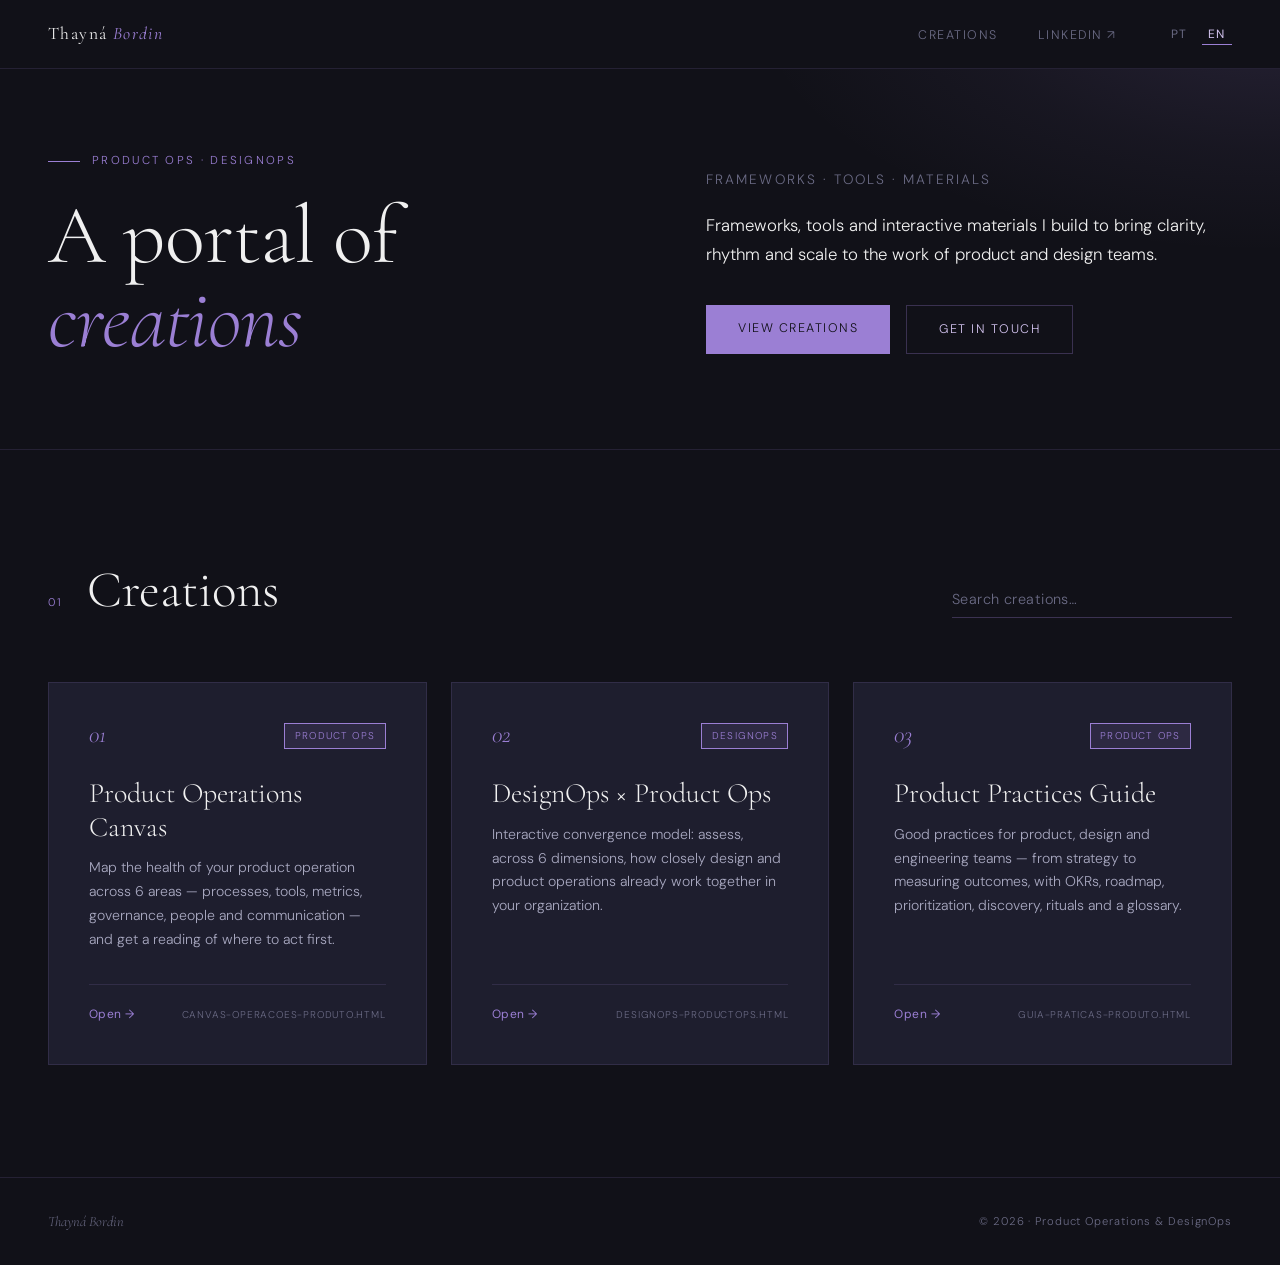
<file: index.html>
<!DOCTYPE html>
<html lang="pt-BR">
<head>
  <meta charset="UTF-8">
  <meta name="viewport" content="width=device-width, initial-scale=1.0">
  <title>Thayná Bordin — Product Ops &amp; DesignOps</title>
  <meta name="description" content="Portal de criações de Thayná Bordin em Product Operations e DesignOps: frameworks, ferramentas e materiais interativos.">
  <meta name="theme-color" content="#111118">
  <link rel="icon" href="data:image/svg+xml,%3Csvg xmlns='http://www.w3.org/2000/svg' viewBox='0 0 32 32'%3E%3Crect width='32' height='32' fill='%23111118'/%3E%3Ctext x='16' y='23' text-anchor='middle' font-family='Georgia,serif' font-style='italic' font-size='20' fill='%239B7FD4'%3ETB%3C/text%3E%3C/svg%3E">
  <link rel="preconnect" href="https://fonts.googleapis.com">
  <link rel="preconnect" href="https://fonts.gstatic.com" crossorigin>
  <link href="https://fonts.googleapis.com/css2?family=Cormorant+Garamond:ital,wght@0,300;0,400;1,300;1,400&family=DM+Sans:wght@300;400;500&display=swap" rel="stylesheet">
  <style>
    /* Tokens do portfólio (thaynabordin.github.io) */
    :root{
      --ink:#F0F0F0;--paper:#111118;--muted:#6B6B85;--accent:#9B7FD4;--accent-light:rgba(155,127,212,.12);
      --border:rgba(155,127,212,.15);--border-strong:rgba(155,127,212,.3);
      --surface:#1e1e2e;--surface-2:#313149;--accent-soft:#D4C4F0;--text-2:#A8A8C0;--deep:#16161f;
    }
    *,*::before,*::after{box-sizing:border-box;margin:0;padding:0;}
    html{scroll-behavior:smooth;}
    body{background:var(--paper);color:var(--ink);font-family:'DM Sans',sans-serif;font-weight:300;line-height:1.6;overflow-x:hidden;}
    a{color:inherit;text-decoration:none;}

    /* Navegação */
    nav{position:fixed;top:0;left:0;right:0;z-index:100;display:flex;align-items:center;justify-content:space-between;padding:1.25rem 3rem;background:var(--paper);border-bottom:1px solid var(--border);}
    .nav-logo{font-family:'Cormorant Garamond',serif;font-size:1.1rem;font-weight:400;letter-spacing:.08em;color:var(--ink);}
    .nav-logo span{font-style:italic;color:var(--accent);}
    .nav-links{display:flex;gap:2.5rem;list-style:none;align-items:center;}
    .nav-links a{font-size:.78rem;letter-spacing:.12em;text-transform:uppercase;color:var(--muted);transition:color .2s;}
    .nav-links a:hover{color:var(--ink);}
    .nav-right{display:flex;align-items:center;gap:3rem;}
    .lang-toggle{display:flex;gap:.5rem;}
    .lang-toggle button{background:none;border:none;border-bottom:1px solid transparent;cursor:pointer;color:var(--muted);font-family:'DM Sans',sans-serif;font-weight:400;font-size:.75rem;letter-spacing:.1em;padding:.15rem .4rem;transition:color .2s;}
    .lang-toggle button:hover{color:var(--ink);}
    .lang-toggle button.active{color:var(--accent-soft);border-bottom-color:var(--accent);}

    /* Hero */
    .hero{display:flex;align-items:flex-end;padding:9.5rem 3rem 5.5rem;position:relative;overflow:hidden;}
    .hero::before{content:'';position:absolute;inset:0;background:radial-gradient(ellipse 55% 75% at 100% 0%,rgba(155,127,212,.16) 0%,rgba(155,127,212,.05) 45%,transparent 75%);z-index:0;pointer-events:none;}
    .hero-text{position:relative;z-index:1;width:100%;display:grid;grid-template-columns:minmax(0,1.1fr) minmax(0,1fr);column-gap:5rem;align-items:end;}
    .hero-eyebrow{grid-column:1;}
    .hero-name{grid-column:1;}
    .hero-aside{grid-column:2;grid-row:1/3;align-self:end;padding-bottom:.4rem;}
    .hero-eyebrow{font-size:.72rem;letter-spacing:.2em;text-transform:uppercase;color:var(--accent);margin-bottom:1.5rem;display:flex;align-items:center;gap:.75rem;}
    .hero-eyebrow::before{content:'';display:inline-block;width:2rem;height:1px;background:var(--accent);}
    .hero-name{font-family:'Cormorant Garamond',serif;font-size:clamp(3rem,6.5vw,6rem);font-weight:300;line-height:1;letter-spacing:-.01em;}
    .hero-name em{font-style:italic;color:var(--accent);}
    .hero-title{font-size:.85rem;letter-spacing:.15em;text-transform:uppercase;color:var(--muted);margin:0 0 1.25rem;}
    .hero-bio{font-size:1.05rem;line-height:1.75;color:var(--ink);max-width:520px;margin-bottom:2.25rem;}
    .hero-cta{display:flex;gap:1rem;flex-wrap:wrap;}
    .btn-primary{display:inline-block;padding:.85rem 2rem;background:var(--accent);color:#111118;font-size:.78rem;letter-spacing:.12em;text-transform:uppercase;transition:background .2s;}
    .btn-primary:hover{background:var(--accent-soft);}
    .btn-outline{display:inline-block;padding:.85rem 2rem;border:1px solid var(--border-strong);color:var(--accent-soft);font-size:.78rem;letter-spacing:.12em;text-transform:uppercase;transition:all .2s;}
    .btn-outline:hover{background:var(--accent);color:#111118;}

    /* Seção de criações */
    .section{padding:7rem 3rem;border-top:1px solid var(--border);}
    .section-head{display:flex;align-items:flex-end;justify-content:space-between;gap:2rem;flex-wrap:wrap;margin-bottom:4rem;}
    .section-header{display:flex;align-items:baseline;gap:1.5rem;}
    .section-label{font-size:.7rem;letter-spacing:.2em;text-transform:uppercase;color:var(--accent);}
    .section-title{font-family:'Cormorant Garamond',serif;font-size:clamp(2.2rem,4vw,3.5rem);font-weight:300;line-height:1.1;}
    .section-title em{font-style:italic;color:var(--accent);}
    .search{width:280px;max-width:100%;background:transparent;border:none;border-bottom:1px solid var(--border-strong);padding:.6rem 0;color:var(--ink);font-family:'DM Sans',sans-serif;font-weight:300;font-size:.9rem;letter-spacing:.03em;outline:none;transition:border-color .2s;border-radius:0;}
    .search::placeholder{color:var(--muted);}
    .search:focus{border-color:var(--accent);}

    /* Cards (mesmo estilo dos cases do portfólio) */
    .grid{display:grid;grid-template-columns:repeat(auto-fill,minmax(320px,1fr));gap:1.5rem;}
    .card{display:flex;flex-direction:column;padding:2.5rem;background:var(--surface);border:1px solid var(--border);transition:background .25s,border-color .25s;}
    .card:hover,.card:focus-visible{background:var(--surface-2);border-color:var(--border-strong);outline:none;}
    .card:hover .case-arrow,.card:focus-visible .case-arrow{transform:translateX(4px);}
    .card-top{display:flex;align-items:flex-start;justify-content:space-between;gap:1rem;margin-bottom:1.75rem;}
    .card-num{font-family:'Cormorant Garamond',serif;font-size:1.5rem;font-weight:300;font-style:italic;color:var(--accent);line-height:1;}
    .tag{font-size:.62rem;letter-spacing:.12em;text-transform:uppercase;padding:.25rem .6rem;border:1px solid var(--accent);color:var(--accent);background:var(--accent-light);}
    .card-title{font-family:'Cormorant Garamond',serif;font-size:1.75rem;font-weight:300;line-height:1.2;margin-bottom:.75rem;}
    .card-desc{font-size:.88rem;line-height:1.7;color:var(--text-2);margin-bottom:2rem;flex-grow:1;}
    .card-foot{display:flex;align-items:center;justify-content:space-between;gap:1rem;padding-top:1.25rem;border-top:1px solid var(--border);}
    .case-arrow{font-size:.75rem;font-weight:400;letter-spacing:.04em;color:var(--accent);transition:transform .25s ease;display:inline-block;}
    .card-file{font-size:.62rem;letter-spacing:.08em;text-transform:uppercase;color:var(--muted);}

    .state{grid-column:1/-1;background:var(--surface);border:1px dashed var(--border-strong);padding:4rem 2rem;text-align:center;color:var(--muted);}
    .state-title{font-size:.78rem;letter-spacing:.12em;text-transform:uppercase;margin-bottom:.5rem;color:var(--text-2);}
    .state-sub{font-size:.9rem;font-style:italic;font-family:'Cormorant Garamond',serif;font-size:1.1rem;}

    footer{padding:2rem 3rem;border-top:1px solid var(--border);display:flex;justify-content:space-between;align-items:center;gap:1rem;flex-wrap:wrap;}
    .footer-logo{font-family:'Cormorant Garamond',serif;font-size:.9rem;font-style:italic;color:var(--muted);}
    .footer-copy{font-size:.7rem;color:var(--muted);letter-spacing:.08em;}

    @keyframes fadeUp{from{opacity:0;transform:translateY(16px);}to{opacity:1;transform:none;}}
    .hero-text>*{animation:fadeUp .7s ease both;}
    .hero-eyebrow{animation-delay:.1s;}.hero-name{animation-delay:.2s;}.hero-aside{animation-delay:.35s;}

    @media(max-width:900px){
      nav{padding:1rem 1.5rem;}
      .nav-links{gap:1.25rem;}
      .nav-right{gap:1.25rem;}
      .hero{padding:7rem 1.5rem 4rem;min-height:auto;}
      .hero-text{grid-template-columns:1fr;}
      .hero-aside{grid-column:1;grid-row:auto;margin-top:1.75rem;padding-bottom:0;}
      .section{padding:5rem 1.5rem;}
      .section-head{margin-bottom:2.5rem;}
      .search{width:100%;}
      .grid{grid-template-columns:1fr;}
      .card{padding:2rem 1.5rem;}
      footer{padding:2rem 1.5rem;}
    }
    @media(max-width:480px){
      .nav-links .nav-ext{display:none;}
    }
    @media(prefers-reduced-motion:reduce){
      html{scroll-behavior:auto;}
      *,*::before,*::after{animation:none!important;transition:none!important;}
    }
  </style>
</head>
<body>

<nav>
  <a href="./" class="nav-logo">Thayná <span>Bordin</span></a>
  <div class="nav-right">
    <ul class="nav-links">
      <li><a href="#criacoes" data-i18n="navCreations">Criações</a></li>
      <li class="nav-ext"><a href="https://www.linkedin.com/in/thaynabordin" target="_blank" rel="noopener">LinkedIn ↗</a></li>
    </ul>
    <div class="lang-toggle" role="group" aria-label="Idioma / Language">
      <button type="button" data-lang="pt" aria-pressed="true" class="active">PT</button>
      <button type="button" data-lang="en" aria-pressed="false">EN</button>
    </div>
  </div>
</nav>

<section class="hero">
  <div class="hero-text">
    <p class="hero-eyebrow">Product Ops · DesignOps</p>
    <h1 class="hero-name" data-i18n-html="heroName">Portal de<br><em>criações</em></h1>
    <div class="hero-aside">
      <p class="hero-title" data-i18n="heroTitle">Frameworks · Ferramentas · Materiais</p>
      <p class="hero-bio" data-i18n="heroBio">Frameworks, ferramentas e materiais interativos que desenvolvo para dar clareza, ritmo e escala ao trabalho de times de produto e design.</p>
      <div class="hero-cta">
        <a href="#criacoes" class="btn-primary" data-i18n="ctaCreations">Ver criações</a>
        <a href="https://www.linkedin.com/in/thaynabordin" class="btn-outline" target="_blank" rel="noopener" data-i18n="ctaContact">Entrar em contato</a>
      </div>
    </div>
  </div>
</section>

<section class="section" id="criacoes">
  <div class="section-head">
    <div class="section-header">
      <span class="section-label">01</span>
      <h2 class="section-title" data-i18n="sectionTitle">Criações</h2>
    </div>
    <input class="search" id="search" type="search" placeholder="Buscar criação…" aria-label="Buscar criação" data-i18n-placeholder="search">
  </div>
  <main class="grid" id="grid" aria-live="polite"></main>
</section>

<footer>
  <span class="footer-logo">Thayná Bordin</span>
  <span class="footer-copy">© <span id="year"></span> · Product Operations &amp; DesignOps</span>
</footer>

<script>
    /*
     * CATÁLOGO DE CRIAÇÕES
     * --------------------------------------------------------------
     * Cada arquivo .html do repositório vira um card automaticamente.
     * Use esta lista para definir título, descrição e categoria de cada
     * um (e a ordem em que aparecem). Arquivos que não estiverem aqui
     * também aparecem: o título vem da tag <title> e a descrição da
     * <meta name="description"> do próprio arquivo.
     * O campo "en" traz título e descrição para a versão em inglês.
     */
    const CATALOG = [
      // { file: "exemplo.html", title: "Nome da criação", description: "Descrição curta.", tag: "DesignOps" },
      { file: "canvas-operacoes-produto.html", title: "Canvas de Operações de Produto", description: "Mapeie a saúde da operação de produto em 6 áreas — processos, ferramentas, métricas, governança, pessoas e comunicação — e receba uma leitura de onde agir primeiro.", tag: "Product Ops",
        en: { title: "Product Operations Canvas", description: "Map the health of your product operation across 6 areas — processes, tools, metrics, governance, people and communication — and get a reading of where to act first." } },
      { file: "designops-productops.html", title: "DesignOps × Product Ops", description: "Modelo interativo de convergência: avalie, em 6 dimensões, o quanto as operações de design e de produto já trabalham juntas na sua organização.", tag: "DesignOps",
        en: { title: "DesignOps × Product Ops", description: "Interactive convergence model: assess, across 6 dimensions, how closely design and product operations already work together in your organization." } },
      { file: "guia-praticas-produto.html", title: "Guia de Práticas de Produto", description: "Boas práticas para times de produto, design e tecnologia — da estratégia à medição de resultados, com OKRs, roadmap, priorização, discovery, rituais e glossário.", tag: "Product Ops",
        en: { title: "Product Practices Guide", description: "Good practices for product, design and engineering teams — from strategy to measuring outcomes, with OKRs, roadmap, prioritization, discovery, rituals and a glossary." } },
    ];

    const STRINGS = {
      pt: {
        docTitle: "Thayná Bordin — Product Ops & DesignOps",
        docDesc: "Portal de criações de Thayná Bordin em Product Operations e DesignOps: frameworks, ferramentas e materiais interativos.",
        navCreations: "Criações",
        heroName: "Portal de<br><em>criações</em>",
        heroTitle: "Frameworks · Ferramentas · Materiais",
        heroBio: "Frameworks, ferramentas e materiais interativos que desenvolvo para dar clareza, ritmo e escala ao trabalho de times de produto e design.",
        ctaCreations: "Ver criações",
        ctaContact: "Entrar em contato",
        sectionTitle: "Criações",
        search: "Buscar criação…",
        open: "Abrir →",
        fallbackTag: "Criação",
        fallbackDesc: "Abrir para explorar.",
        emptyTitle: "Nenhuma criação publicada ainda",
        emptySub: "Adicione um arquivo .html ao repositório e ele aparecerá aqui.",
        noneTitle: "Nada encontrado",
        noneSub: "Tente outro termo de busca.",
      },
      en: {
        docTitle: "Thayná Bordin — Product Ops & DesignOps",
        docDesc: "Thayná Bordin's portal of Product Operations and DesignOps work: frameworks, tools and interactive materials.",
        navCreations: "Creations",
        heroName: "A portal of<br><em>creations</em>",
        heroTitle: "Frameworks · Tools · Materials",
        heroBio: "Frameworks, tools and interactive materials I build to bring clarity, rhythm and scale to the work of product and design teams.",
        ctaCreations: "View creations",
        ctaContact: "Get in touch",
        sectionTitle: "Creations",
        search: "Search creations…",
        open: "Open →",
        fallbackTag: "Creation",
        fallbackDesc: "Open to explore.",
        emptyTitle: "No creations published yet",
        emptySub: "Add an .html file to the repository and it will show up here.",
        noneTitle: "Nothing found",
        noneSub: "Try another search term.",
      },
    };

    // Idioma: ?lang= no endereço, depois a última escolha salva, depois o idioma do navegador
    function pickLang() {
      const q = new URLSearchParams(location.search).get("lang");
      if (q === "pt" || q === "en") return q;
      try { const s = localStorage.getItem("portal-lang"); if (s === "pt" || s === "en") return s; } catch (e) {}
      return (navigator.language || "pt").toLowerCase().startsWith("pt") ? "pt" : "en";
    }
    let lang = pickLang();
    const t = key => STRINGS[lang][key];

    function applyLang() {
      document.documentElement.lang = lang === "pt" ? "pt-BR" : "en";
      document.title = t("docTitle");
      document.querySelector('meta[name="description"]').setAttribute("content", t("docDesc"));
      document.querySelectorAll("[data-i18n]").forEach(el => { el.textContent = t(el.dataset.i18n); });
      document.querySelectorAll("[data-i18n-html]").forEach(el => { el.innerHTML = t(el.dataset.i18nHtml); });
      document.querySelectorAll("[data-i18n-placeholder]").forEach(el => {
        el.placeholder = t(el.dataset.i18nPlaceholder);
        el.setAttribute("aria-label", t(el.dataset.i18nPlaceholder).replace("…", ""));
      });
      document.querySelectorAll(".lang-toggle button").forEach(b => {
        const on = b.dataset.lang === lang;
        b.classList.toggle("active", on);
        b.setAttribute("aria-pressed", String(on));
      });
    }

    function setLang(next) {
      if (next === lang) return;
      lang = next;
      try { localStorage.setItem("portal-lang", lang); } catch (e) {}
      const url = new URL(location.href);
      url.searchParams.set("lang", lang);
      history.replaceState(null, "", url);
      applyLang();
      applySearch();
    }

    const REPO = { owner: "thaynabordin", name: "ProductOperations", branch: "main" };
    const IGNORE = new Set(["index.html", "404.html"]);

    const grid = document.getElementById("grid");
    const searchEl = document.getElementById("search");
    document.getElementById("year").textContent = new Date().getFullYear();

    let items = [];

    // Descobre os arquivos .html do repositório via API do GitHub
    async function listRepoHtml() {
      const url = `https://api.github.com/repos/${REPO.owner}/${REPO.name}/git/trees/${REPO.branch}?recursive=1`;
      const res = await fetch(url, { headers: { Accept: "application/vnd.github+json" } });
      if (!res.ok) throw new Error("GitHub API " + res.status);
      const data = await res.json();
      return data.tree
        .filter(n => n.type === "blob" && /\.html?$/i.test(n.path))
        .map(n => n.path)
        .filter(p => !IGNORE.has(p) && !p.split("/").some(seg => seg.startsWith(".")));
    }

    // Lê <title> e <meta name="description"> do próprio arquivo
    async function readMeta(path) {
      try {
        const res = await fetch(encodeURI(path));
        if (!res.ok) return {};
        const doc = new DOMParser().parseFromString(await res.text(), "text/html");
        return {
          title: doc.querySelector("title")?.textContent.trim(),
          description: doc.querySelector('meta[name="description"]')?.getAttribute("content")?.trim()
        };
      } catch { return {}; }
    }

    function prettify(path) {
      return path.split("/").pop().replace(/\.html?$/i, "").replace(/[-_]+/g, " ")
        .replace(/\b\w/g, c => c.toUpperCase());
    }

    function escapeHtml(s) {
      return String(s ?? "").replace(/[&<>"']/g, c => ({ "&": "&amp;", "<": "&lt;", ">": "&gt;", '"': "&quot;", "'": "&#39;" }[c]));
    }

    const titleOf = it => (lang === "en" && it.en.title) || it.title;
    const descOf = it => (lang === "en" && it.en.description) || it.description;

    function render(list) {
      if (!items.length) {
        grid.innerHTML = `<div class="state"><p class="state-title">${t("emptyTitle")}</p><p class="state-sub">${t("emptySub")}</p></div>`;
      } else if (!list.length) {
        grid.innerHTML = `<div class="state"><p class="state-title">${t("noneTitle")}</p><p class="state-sub">${t("noneSub")}</p></div>`;
      } else {
        grid.innerHTML = list.map(it => `
          <a class="card" href="${encodeURI(it.file)}?lang=${lang}">
            <div class="card-top">
              <span class="card-num">${String(items.indexOf(it) + 1).padStart(2, "0")}</span>
              <span class="tag">${escapeHtml(it.tag || t("fallbackTag"))}</span>
            </div>
            <h3 class="card-title">${escapeHtml(titleOf(it))}</h3>
            <p class="card-desc">${escapeHtml(descOf(it) || t("fallbackDesc"))}</p>
            <div class="card-foot">
              <span class="case-arrow">${t("open")}</span>
              <span class="card-file">${escapeHtml(it.file)}</span>
            </div>
          </a>`).join("");
      }
    }

    function applySearch() {
      const q = searchEl.value.trim().toLowerCase();
      render(q ? items.filter(it => [titleOf(it), descOf(it), it.tag, it.file].join(" ").toLowerCase().includes(q)) : items);
    }

    async function init() {
      let files = [];
      try {
        files = await listRepoHtml();
      } catch (err) {
        // Sem acesso à API (limite de requisições, offline): usa só o catálogo
        console.warn("Não foi possível listar o repositório:", err);
      }

      const byFile = new Map(CATALOG.map(c => [c.file, c]));
      const ordered = [
        ...CATALOG.map(c => c.file),
        ...files.filter(f => !byFile.has(f)).sort()
      ];

      items = await Promise.all(ordered.map(async file => {
        const c = byFile.get(file) || {};
        const meta = (c.title && c.description) ? {} : await readMeta(file);
        return {
          file,
          title: c.title || meta.title || prettify(file),
          description: c.description || meta.description || "",
          en: c.en || {},
          tag: c.tag || (file.includes("/") ? prettify(file.split("/")[0]) : "")
        };
      }));

      applySearch();
    }

    searchEl.addEventListener("input", applySearch);
    document.querySelector(".lang-toggle").addEventListener("click", e => {
      const b = e.target.closest("button[data-lang]");
      if (b) setLang(b.dataset.lang);
    });
    applyLang();
    init();
  </script>
</body>
</html>
</file>
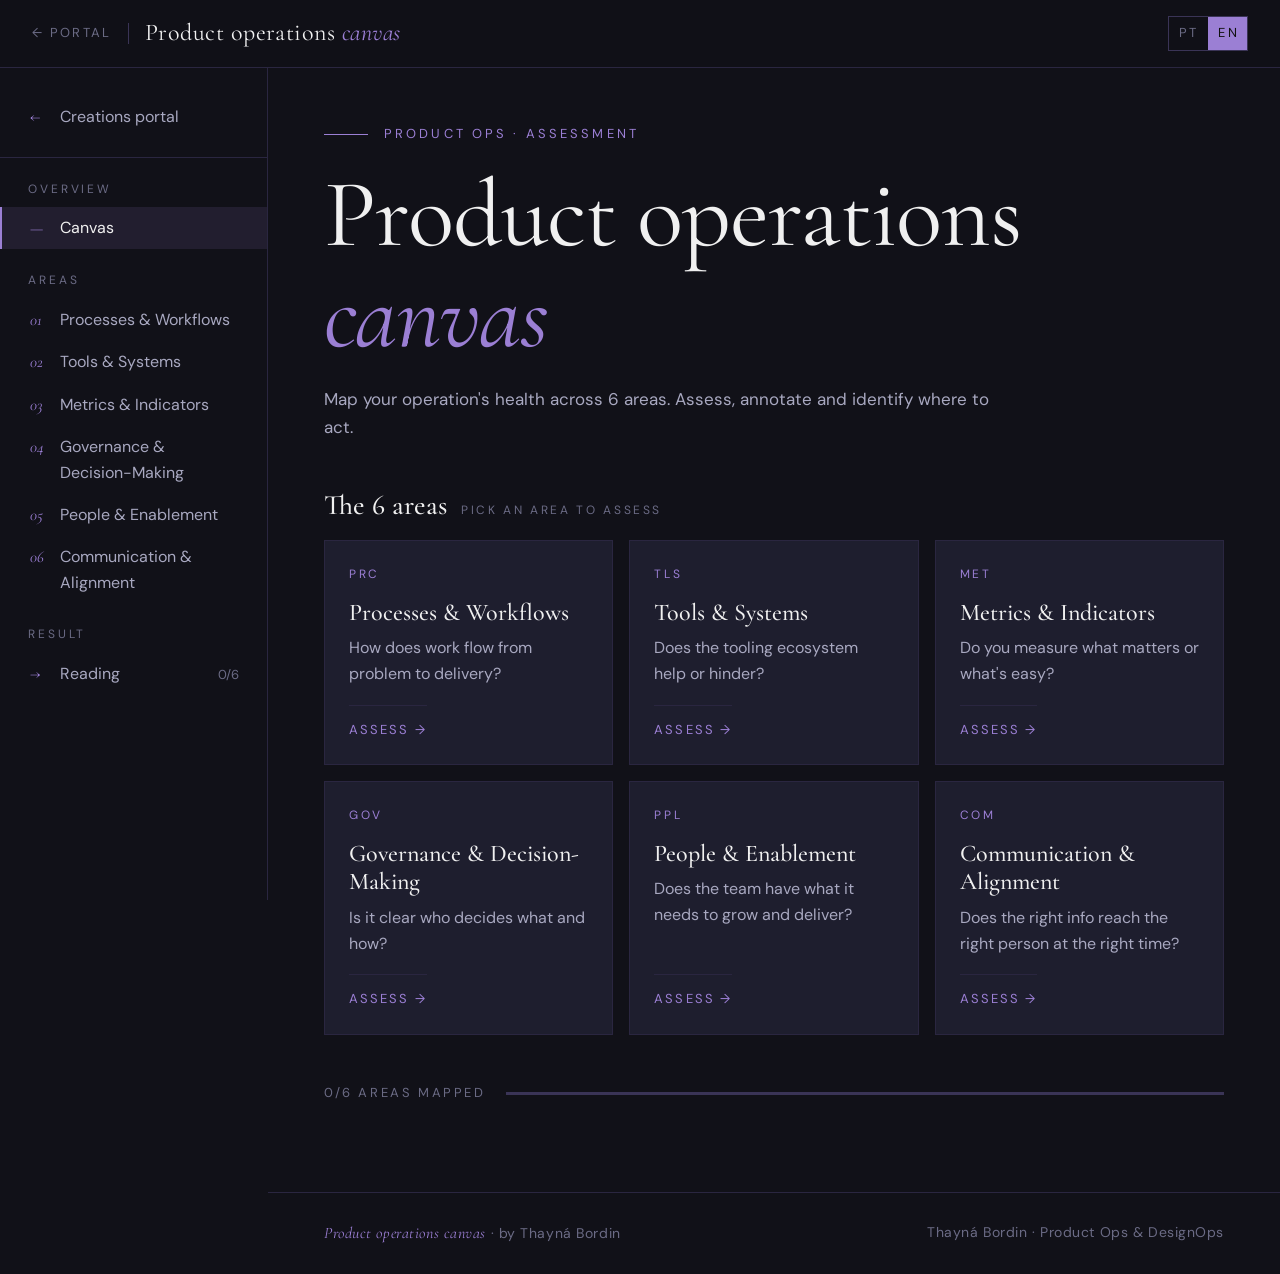
<file: canvas-operacoes-produto.html>
<!DOCTYPE html>
<html lang="pt-BR">
<head>
<meta charset="UTF-8">
<meta name="viewport" content="width=device-width, initial-scale=1.0">
<title>Canvas de Operações de Produto</title>
<meta name="description" content="Mapeie a saúde da operação de produto em 6 áreas, avalie cada uma e receba uma leitura de onde agir primeiro.">
<meta name="theme-color" content="#111118">
<link rel="preconnect" href="https://fonts.googleapis.com">
<link rel="preconnect" href="https://fonts.gstatic.com" crossorigin>
<link href="https://fonts.googleapis.com/css2?family=Cormorant+Garamond:ital,wght@0,400;0,500;0,600;1,400;1,500&family=DM+Sans:opsz,wght@9..40,400;9..40,500;9..40,600&display=swap" rel="stylesheet">
<link rel="stylesheet" href="creations.css">
<style>
  /* ---------- Específico do Canvas ---------- */
  :root { --healthy: var(--good); --attention: var(--accent); --critical: var(--bad); }

  .area-card { display: flex; flex-direction: column; text-align: left; min-height: 210px; transition: background .2s, border-color .2s; }
  .area-card:hover, .area-card:focus-visible { background: var(--surface-2); border-color: var(--accent-line); outline: none; }
  .area-top { display: flex; justify-content: space-between; align-items: center; margin-bottom: 14px; }
  .area-top .kicker { margin: 0; }
  .area-card p { flex: 1; }
  .area-foot { margin-top: 18px; padding-top: 14px; border-top: 1px solid var(--line); font-size: 13px; letter-spacing: .16em; text-transform: uppercase; color: var(--accent); display: flex; justify-content: space-between; gap: 8px; }
  .area-foot .note { color: var(--muted); }

  .progress { display: flex; align-items: center; gap: 20px; flex-wrap: wrap; }
  .progress-label { font-size: 13px; letter-spacing: .2em; text-transform: uppercase; color: var(--muted); }
  .progress-track { flex: 1; min-width: 160px; height: 3px; background: var(--line-2); }
  .progress-fill { height: 100%; background: var(--accent); transition: width .3s; }

  .opt { text-align: center; padding: 28px 16px; border: 1px solid var(--line); background: var(--surface); transition: background .2s, border-color .2s; }
  .opt:hover { border-color: var(--accent-line); }
  .opt-sym { font-size: 28px; line-height: 1; color: var(--muted); margin-bottom: 10px; }
  .opt-lbl { font-size: 13px; letter-spacing: .18em; text-transform: uppercase; color: var(--text-2); }

  textarea.notes {
    width: 100%; min-height: 120px; background: var(--surface); border: 1px solid var(--line-2); color: var(--text);
    padding: 16px 18px; font-size: 16px; line-height: 1.6; resize: vertical; outline: none; border-radius: 0;
  }
  textarea.notes:focus { border-color: var(--accent); }
  textarea.notes::placeholder { color: var(--muted); }

  .summary-num { font-family: var(--serif); font-size: 56px; line-height: 1; margin-bottom: 6px; }
  .summary-lbl { font-size: 13px; letter-spacing: .2em; text-transform: uppercase; }
  .bar { display: flex; height: 4px; gap: 3px; margin: 16px 0 48px; }
  .group-row { display: grid; grid-template-columns: 56px 1fr; gap: 12px; align-items: baseline; padding: 16px 20px; margin-bottom: 8px; background: var(--surface); border: 1px solid var(--line); }
  .group-row .code { font-size: 13px; letter-spacing: .16em; }
  .group-row h5 { font-size: 16px; font-weight: 600; }
  .group-row .row-note { grid-column: 2; font-family: var(--serif); font-style: italic; font-size: 18px; color: var(--text-2); white-space: pre-wrap; }
  .empty { border-style: dashed; text-align: center; padding: 56px 24px; }
  .empty .kicker { margin-bottom: 12px; }
  .empty p { margin-bottom: 24px; }
</style>
</head>
<body>

<header class="header">
  <button class="menu-btn" id="menuBtn" aria-label="Abrir menu">
    <svg width="20" height="20" viewBox="0 0 24 24" fill="none" stroke="currentColor" stroke-width="1.5"><line x1="3" y1="7" x2="21" y2="7"/><line x1="3" y1="12" x2="21" y2="12"/><line x1="3" y1="17" x2="21" y2="17"/></svg>
  </button>
  <a class="home-link" id="homeLink" href="./">← Portal</a>
  <div class="brand" id="brand"></div>
  <div class="header-spacer"></div>
  <div class="lang" role="group" aria-label="Idioma / Language">
    <button type="button" data-lang="pt" aria-pressed="true">PT</button>
    <button type="button" data-lang="en" aria-pressed="false">EN</button>
  </div>
</header>

<nav class="sidebar" id="sidebar"></nav>
<div class="overlay" id="overlay"></div>

<main class="main">
  <div class="content" id="content"></div>
</main>

<footer class="footer">
  <span id="footNote"></span>
  <span>Thayná Bordin · Product Ops &amp; DesignOps</span>
</footer>

<script>
const AREAS = {
  pt: [
    { id: "processes", label: "Processos & Fluxos", code: "PRC",
      prompt: "Como o trabalho flui do problema à entrega?",
      description: "Etapas de descoberta, desenvolvimento e entrega. Inclui como demandas entram, são priorizadas e chegam ao usuário.",
      questions: ["O caminho de uma ideia até a entrega está documentado?", "O time sabe qual é o processo sem precisar perguntar?", "Existem gargalos recorrentes que todo mundo conhece mas ninguém resolve?", "O processo é revisado periodicamente ou só quando quebra?"] },
    { id: "tools", label: "Ferramentas & Sistemas", code: "FER",
      prompt: "O ecossistema de ferramentas ajuda ou atrapalha?",
      description: "Todas as ferramentas usadas pelo time de produto — gestão de backlog, documentação, comunicação, análise de dados, design.",
      questions: ["As ferramentas conversam entre si ou criam ilhas de informação?", "O time usa as ferramentas de forma consistente?", "Existe uma fonte única de verdade pra cada tipo de informação?", "Novas pessoas conseguem se localizar rapidamente no ecossistema?"] },
    { id: "metrics", label: "Métricas & Indicadores", code: "MET",
      prompt: "Vocês medem o que importa ou o que é fácil?",
      description: "Os indicadores que o time acompanha para tomar decisões — de produto, de experiência, de operação e de negócio.",
      questions: ["Existe clareza sobre quais métricas importam pra cada decisão?", "As métricas são acessíveis pra todo o time ou ficam com poucas pessoas?", "Indicadores de experiência do usuário fazem parte do acompanhamento?", "Os dados influenciam decisões reais ou só decoram apresentações?"] },
    { id: "governance", label: "Governança & Decisão", code: "GOV",
      prompt: "Está claro quem decide o quê e como?",
      description: "O modelo de tomada de decisão — quem prioriza, quem aprova, como conflitos são resolvidos, como trocas são feitas.",
      questions: ["Está claro quem tem autoridade sobre cada tipo de decisão?", "Existem critérios explícitos de priorização ou depende de quem fala mais alto?", "Conflitos entre áreas têm um caminho claro de resolução?", "Decisões importantes são registradas com contexto e justificativa?"] },
    { id: "people", label: "Pessoas & Capacitação", code: "PES",
      prompt: "O time tem o que precisa pra crescer e entregar?",
      description: "Estrutura do time, papéis, competências, integração de novos membros, desenvolvimento profissional e retenção.",
      questions: ["Os papéis e responsabilidades são claros pra todos?", "A integração de novas pessoas é estruturada ou cada um se vira?", "Existe investimento em desenvolvimento de competências?", "O time tem autonomia suficiente ou depende demais de aprovações?"] },
    { id: "alignment", label: "Comunicação & Alinhamento", code: "COM",
      prompt: "A informação certa chega pra pessoa certa na hora certa?",
      description: "Como o time se comunica internamente e com áreas parceiras — rituais, canais, documentação, visibilidade do trabalho.",
      questions: ["Todos sabem no que os outros estão trabalhando?", "A comunicação entre produto, design e engenharia é fluida?", "Existem rituais efetivos ou reuniões que poderiam ser um documento?", "Áreas parceiras (negócio, suporte, vendas) têm visibilidade do que acontece em produto?"] },
  ],
  en: [
    { id: "processes", label: "Processes & Workflows", code: "PRC",
      prompt: "How does work flow from problem to delivery?",
      description: "Discovery, development and delivery stages. Includes how demands come in, get prioritized and reach the user.",
      questions: ["Is the path from idea to delivery documented?", "Does the team know the process without having to ask?", "Are there recurring bottlenecks everyone knows but no one fixes?", "Is the process reviewed periodically or only when it breaks?"] },
    { id: "tools", label: "Tools & Systems", code: "TLS",
      prompt: "Does the tooling ecosystem help or hinder?",
      description: "All tools used by the product team — backlog management, documentation, communication, data analysis, design.",
      questions: ["Do tools talk to each other or create information silos?", "Does the team use tools consistently?", "Is there a single source of truth for each type of information?", "Can new people find their way around the ecosystem quickly?"] },
    { id: "metrics", label: "Metrics & Indicators", code: "MET",
      prompt: "Do you measure what matters or what's easy?",
      description: "The indicators the team tracks to make decisions — product, experience, operations and business metrics.",
      questions: ["Is it clear which metrics matter for each decision?", "Are metrics accessible to the whole team or held by a few?", "Are user experience indicators part of the tracking?", "Do data points influence real decisions or just decorate presentations?"] },
    { id: "governance", label: "Governance & Decision-Making", code: "GOV",
      prompt: "Is it clear who decides what and how?",
      description: "The decision-making model — who prioritizes, who approves, how conflicts are resolved, how trade-offs are made.",
      questions: ["Is it clear who has authority over each type of decision?", "Are there explicit prioritization criteria or does it depend on who speaks loudest?", "Do cross-team conflicts have a clear resolution path?", "Are important decisions recorded with context and rationale?"] },
    { id: "people", label: "People & Enablement", code: "PPL",
      prompt: "Does the team have what it needs to grow and deliver?",
      description: "Team structure, roles, competencies, onboarding, professional development and retention.",
      questions: ["Are roles and responsibilities clear to everyone?", "Is onboarding structured or left to chance?", "Is there investment in competency development?", "Does the team have enough autonomy or is it over-dependent on approvals?"] },
    { id: "alignment", label: "Communication & Alignment", code: "COM",
      prompt: "Does the right info reach the right person at the right time?",
      description: "How the team communicates internally and with partner areas — rituals, channels, documentation, work visibility.",
      questions: ["Does everyone know what others are working on?", "Is communication between product, design and engineering fluid?", "Are there effective rituals or meetings that could be a document?", "Do partner areas (business, support, sales) have visibility into product?"] },
  ],
};

const HEALTH_COLORS = { healthy: "var(--healthy)", attention: "var(--attention)", critical: "var(--critical)" };
const HEALTH_OPTIONS = {
  pt: [
    { value: "healthy", label: "Saudável", symbol: "●" },
    { value: "attention", label: "Atenção", symbol: "◐" },
    { value: "critical", label: "Crítico", symbol: "○" },
  ],
  en: [
    { value: "healthy", label: "Healthy", symbol: "●" },
    { value: "attention", label: "Needs attention", symbol: "◐" },
    { value: "critical", label: "Critical", symbol: "○" },
  ],
};

const UI = {
  pt: {
    docTitle: "Canvas de Operações de Produto",
    brand: "Canvas de operações <em>de produto</em>",
    home: "← Portal", homeNav: "Portal de criações", menu: "Abrir menu", nav: "Seções",
    navOverview: "Visão geral", navCanvas: "Canvas", navAreas: "Áreas", navResult: "Resultado", navReading: "Leitura",
    eyebrow: "Product Ops · Diagnóstico",
    title: "Canvas de operações de <em>produto</em>",
    lede: "Mapeie a saúde da operação em 6 áreas. Avalie, anote e identifique onde agir.",
    areasHead: "As 6 áreas", areasHint: "Escolha uma área para avaliar",
    evaluate: "Avaliar →", noted: "✎ com anotação",
    mapped: "áreas mapeadas", seeReading: "Ver leitura completa →",
    areaOf: (i, n) => `Área ${i} de ${n}`,
    diagnosticQ: "Perguntas diagnósticas", assessment: "Avaliação", assessmentHint: "Como essa área está hoje?",
    notes: "Anotações", notesPlaceholder: "Gargalos, observações, ideias...",
    saveBack: "Salvar e voltar ao canvas", backNoSave: "Voltar sem avaliar",
    prev: "← Anterior", next: "Próxima →",
    readingEyebrow: "Resultado", readingTitle: "Leitura do <em>canvas</em>",
    readingLede: "Como as 6 áreas se distribuem entre saudável, atenção e crítico, e por onde começar.",
    insufficient: "Dados insuficientes",
    insufficientDesc: n => `Avalie as ${n} áreas restantes no canvas para gerar a leitura completa.`,
    goCanvas: "Ir ao canvas", reading: "Leitura", reset: "Limpar e recomeçar",
    foot: "<em>Canvas de operações de produto</em> · por Thayná Bordin",
    interp: [
      "Mais da metade das áreas está em estado crítico. Antes de otimizar, estabilize. Comece por Governança e Processos — são a base que sustenta todo o resto.",
      "Existem áreas críticas que travam o restante da operação. Foque nelas primeiro — melhorias aqui destravam avanço nas outras dimensões.",
      "A operação funciona mas acumula pontos de atrito. O risco é normalizar o desconforto. Escolha a área de maior impacto no dia a dia e trate com intenção.",
      "Operação em boa forma. O desafio agora é sustentar e evoluir. Revise este canvas a cada trimestre pra identificar regressões antes que virem crises.",
    ],
  },
  en: {
    docTitle: "Product Operations Canvas",
    brand: "Product operations <em>canvas</em>",
    home: "← Portal", homeNav: "Creations portal", menu: "Open menu", nav: "Sections",
    navOverview: "Overview", navCanvas: "Canvas", navAreas: "Areas", navResult: "Result", navReading: "Reading",
    eyebrow: "Product Ops · Assessment",
    title: "Product operations <em>canvas</em>",
    lede: "Map your operation's health across 6 areas. Assess, annotate and identify where to act.",
    areasHead: "The 6 areas", areasHint: "Pick an area to assess",
    evaluate: "Assess →", noted: "✎ with notes",
    mapped: "areas mapped", seeReading: "See full reading →",
    areaOf: (i, n) => `Area ${i} of ${n}`,
    diagnosticQ: "Diagnostic questions", assessment: "Assessment", assessmentHint: "How is this area doing today?",
    notes: "Notes", notesPlaceholder: "Bottlenecks, observations, ideas...",
    saveBack: "Save and back to canvas", backNoSave: "Back without assessing",
    prev: "← Previous", next: "Next →",
    readingEyebrow: "Result", readingTitle: "Canvas <em>reading</em>",
    readingLede: "How the 6 areas split between healthy, needs attention and critical, and where to start.",
    insufficient: "Insufficient data",
    insufficientDesc: n => `Assess the ${n} remaining areas on the canvas to generate the full reading.`,
    goCanvas: "Go to canvas", reading: "Reading", reset: "Clear and restart",
    foot: "<em>Product operations canvas</em> · by Thayná Bordin",
    interp: [
      "More than half the areas are in critical condition. Before optimizing, stabilize. Start with Governance and Processes — they're the foundation that supports everything else.",
      "There are critical areas blocking the rest of the operation. Focus on them first — improvements here unlock progress across other dimensions.",
      "The operation works but friction points are accumulating. The risk is normalizing discomfort. Pick the area with the most daily impact and address it intentionally.",
      "Operation in good shape. The challenge now is to sustain and evolve. Revisit this canvas every quarter to catch regressions before they become crises.",
    ],
  },
};

// Idioma: ?lang= no endereço, depois a última escolha salva no portal, depois o idioma do navegador
function pickLang() {
  const q = new URLSearchParams(location.search).get("lang");
  if (q === "pt" || q === "en") return q;
  try { const s = localStorage.getItem("portal-lang"); if (s === "pt" || s === "en") return s; } catch (e) {}
  return (navigator.language || "pt").toLowerCase().startsWith("pt") ? "pt" : "en";
}

const state = { lang: pickLang(), view: "canvas", health: {}, notes: {} };
const $ = id => document.getElementById(id);
const esc = s => String(s ?? "").replace(/[&<>"']/g, c => ({ "&": "&amp;", "<": "&lt;", ">": "&gt;", '"': "&quot;", "'": "&#39;" }[c]));
const opts = () => HEALTH_OPTIONS[state.lang].map(o => ({ ...o, color: HEALTH_COLORS[o.value] }));
const optOf = v => opts().find(o => o.value === v);

function sidebarView(t, areas) {
  const assessed = Object.keys(state.health).length;
  const item = (go, num, label, extra = "") =>
    `<button class="nav-item${state.view === go ? " active" : ""}" data-go="${go}"><span class="nav-num">${num}</span>${label}${extra}</button>`;
  return `
    <div class="nav-home"><a class="nav-item" href="./?lang=${state.lang}"><span class="nav-num">←</span>${t.homeNav}</a></div>
    <div class="nav-group">
      <div class="nav-label">${t.navOverview}</div>
      ${item("canvas", "—", t.navCanvas)}
    </div>
    <div class="nav-group">
      <div class="nav-label">${t.navAreas}</div>
      ${areas.map((a, i) => {
        const o = state.health[a.id] && optOf(state.health[a.id]);
        return item(a.id, String(i + 1).padStart(2, "0"), esc(a.label), o ? `<span class="nav-status" style="color:${o.color}">${o.symbol}</span>` : "");
      }).join("")}
    </div>
    <div class="nav-group">
      <div class="nav-label">${t.navResult}</div>
      ${item("reading", "→", t.navReading, `<span class="nav-status" style="color:var(--muted)">${assessed}/${areas.length}</span>`)}
    </div>`;
}

function canvasView(t, areas) {
  const assessed = Object.keys(state.health).length;
  const cards = areas.map(a => {
    const o = state.health[a.id] && optOf(state.health[a.id]);
    const style = o ? `style="border-top:1px solid ${o.color}"` : "";
    return `
      <button class="card area-card" data-go="${a.id}" ${style}>
        <div class="area-top">
          <span class="kicker">${a.code}</span>
          ${o ? `<span style="color:${o.color}">${o.symbol}</span>` : ""}
        </div>
        <h4>${esc(a.label)}</h4>
        <p>${esc(a.prompt)}</p>
        <div class="area-foot">
          ${o ? `<span style="color:${o.color}">${o.label}</span>` : `<span>${t.evaluate}</span>`}
          ${state.notes[a.id] ? `<span class="note">${t.noted}</span>` : ""}
        </div>
      </button>`;
  }).join("");
  return `
    <div class="eyebrow">${t.eyebrow}</div>
    <h1 class="title display">${t.title}</h1>
    <p class="lede">${t.lede}</p>
    <div class="block">
      <div class="block-head"><h2>${t.areasHead}</h2><span>${t.areasHint}</span></div>
      <div class="grid g3">${cards}</div>
    </div>
    <div class="block">
      <div class="progress">
        <span class="progress-label">${assessed}/${areas.length} ${t.mapped}</span>
        <div class="progress-track"><div class="progress-fill" style="width:${(assessed / areas.length) * 100}%"></div></div>
        ${assessed === areas.length ? `<button class="btn primary" data-go="reading">${t.seeReading}</button>` : ""}
      </div>
    </div>`;
}

function areaView(t, areas, idx) {
  const a = areas[idx];
  const current = state.health[a.id];
  const prev = areas[idx - 1], next = areas[idx + 1];
  const options = opts().map(o => {
    const sel = current === o.value;
    const st = sel ? `style="border-color:${o.color};background:var(--accent-soft)"` : "";
    return `
      <button class="opt" data-health="${o.value}" aria-pressed="${sel}" ${st}>
        <div class="opt-sym" style="${sel ? `color:${o.color}` : ""}">${o.symbol}</div>
        <div class="opt-lbl" style="${sel ? `color:${o.color}` : ""}">${o.label}</div>
      </button>`;
  }).join("");
  return `
    <div class="eyebrow">${a.code} · ${t.areaOf(idx + 1, areas.length)}</div>
    <h1 class="title">${esc(a.label)}</h1>
    <p class="lede">${esc(a.description)}</p>
    <div class="block">
      <div class="block-head"><h2>${t.diagnosticQ}</h2></div>
      <div class="card"><div class="steps">
        ${a.questions.map((q, i) => `<div class="step"><span class="step-n">${String(i + 1).padStart(2, "0")}</span><p>${esc(q)}</p></div>`).join("")}
      </div></div>
    </div>
    <div class="block">
      <div class="block-head"><h2>${t.assessment}</h2><span>${t.assessmentHint}</span></div>
      <div class="grid g3">${options}</div>
    </div>
    <div class="block">
      <div class="block-head"><h2>${t.notes}</h2></div>
      <textarea class="notes" id="notes" placeholder="${esc(t.notesPlaceholder)}">${esc(state.notes[a.id] || "")}</textarea>
    </div>
    <div class="actions">
      <button class="btn ${current ? "primary" : "ghost"}" data-go="canvas">${current ? t.saveBack : t.backNoSave}</button>
    </div>
    <div class="pager">
      ${prev ? `<button class="prev" data-go="${prev.id}"><small>${t.prev}</small><span>${esc(prev.label)}</span></button>` : ""}
      ${next ? `<button class="next" data-go="${next.id}"><small>${t.next}</small><span>${esc(next.label)}</span></button>`
             : `<button class="next" data-go="reading"><small>${t.next}</small><span>${t.navReading}</span></button>`}
    </div>`;
}

function readingView(t, areas) {
  const assessed = Object.keys(state.health).length;
  const head = `
    <div class="eyebrow">${t.readingEyebrow}</div>
    <h1 class="title">${t.readingTitle}</h1>
    <p class="lede">${t.readingLede}</p>`;
  if (assessed < areas.length) {
    return head + `
      <div class="card empty">
        <div class="kicker">${t.insufficient}</div>
        <p>${t.insufficientDesc(areas.length - assessed)}</p>
        <button class="btn" data-go="canvas">${t.goCanvas}</button>
      </div>`;
  }
  const sum = { healthy: 0, attention: 0, critical: 0 };
  Object.values(state.health).forEach(v => sum[v]++);
  const interp = sum.critical >= 3 ? t.interp[0] : sum.critical >= 1 ? t.interp[1] : sum.attention >= 3 ? t.interp[2] : t.interp[3];
  const o = opts();
  const summary = o.map(x => `
    <div class="card" style="border-top:1px solid ${x.color}">
      <div class="summary-num" style="color:${x.color}">${sum[x.value]}</div>
      <div class="summary-lbl" style="color:${x.color}">${x.symbol} ${x.label}</div>
    </div>`).join("");
  const bar = o.filter(x => sum[x.value]).map(x => `<div style="flex:${sum[x.value]};background:${x.color}"></div>`).join("");
  const groups = ["critical", "attention", "healthy"].map(hv => {
    const list = areas.filter(a => state.health[a.id] === hv);
    if (!list.length) return "";
    const x = optOf(hv);
    return `
      <div class="block">
        <div class="block-head"><h2 style="color:${x.color}">${x.symbol} ${x.label}</h2></div>
        ${list.map(a => `
          <div class="group-row" style="border-left:2px solid ${x.color}">
            <span class="code" style="color:${x.color}">${a.code}</span>
            <h5>${esc(a.label)}</h5>
            ${state.notes[a.id] ? `<p class="row-note">${esc(state.notes[a.id])}</p>` : ""}
          </div>`).join("")}
      </div>`;
  }).join("");
  return head + `
    <div class="grid g3">${summary}</div>
    <div class="bar">${bar}</div>
    ${groups}
    <div class="block">
      <div class="kicker">${t.reading}</div>
      <p class="quote">${interp}</p>
    </div>
    <div class="actions"><button class="btn ghost" data-reset>${t.reset}</button></div>`;
}

let lastView = null;
function render() {
  const t = UI[state.lang];
  const areas = AREAS[state.lang];
  const idx = areas.findIndex(a => a.id === state.view);
  document.documentElement.lang = state.lang === "pt" ? "pt-BR" : "en";
  document.title = t.docTitle;
  $("brand").innerHTML = t.brand;
  $("homeLink").textContent = t.home;
  $("homeLink").href = "./?lang=" + state.lang;
  $("footNote").innerHTML = t.foot;
  $("menuBtn").setAttribute("aria-label", t.menu);
  $("sidebar").setAttribute("aria-label", t.nav);
  document.querySelectorAll(".lang button").forEach(b => b.setAttribute("aria-pressed", String(b.dataset.lang === state.lang)));
  $("sidebar").innerHTML = sidebarView(t, areas);
  const body = state.view === "reading" ? readingView(t, areas) : idx >= 0 ? areaView(t, areas, idx) : canvasView(t, areas);
  // A animação de entrada só roda ao trocar de seção, não a cada resposta
  const animate = state.view !== lastView;
  lastView = state.view;
  $("content").innerHTML = `<div class="${animate ? "view" : ""}">${body}</div>`;
}

function go(view) {
  state.view = view;
  document.body.classList.remove("nav-open");
  render();
  window.scrollTo({ top: 0, behavior: "auto" });
}

function setLang(next) {
  if (next === state.lang) return;
  state.lang = next;
  try { localStorage.setItem("portal-lang", next); } catch (e) {}
  const url = new URL(location.href);
  url.searchParams.set("lang", next);
  history.replaceState(null, "", url);
  render();
}

document.addEventListener("click", e => {
  const l = e.target.closest(".lang button");
  if (l) { setLang(l.dataset.lang); return; }
  const g = e.target.closest("[data-go]");
  if (g) { go(g.dataset.go); return; }
  const h = e.target.closest("[data-health]");
  if (h) {
    const areas = AREAS[state.lang];
    if (areas.some(a => a.id === state.view)) { state.health = { ...state.health, [state.view]: h.dataset.health }; render(); }
    return;
  }
  if (e.target.closest("[data-reset]")) { state.health = {}; state.notes = {}; go("canvas"); }
});
$("brand").addEventListener("click", () => go("canvas"));
$("menuBtn").addEventListener("click", () => document.body.classList.toggle("nav-open"));
$("overlay").addEventListener("click", () => document.body.classList.remove("nav-open"));

// Anotações são salvas sem re-renderizar, para não perder o foco do campo
document.addEventListener("input", e => {
  if (e.target.id === "notes") state.notes = { ...state.notes, [state.view]: e.target.value };
});

render();
</script>
</body>
</html>
</file>
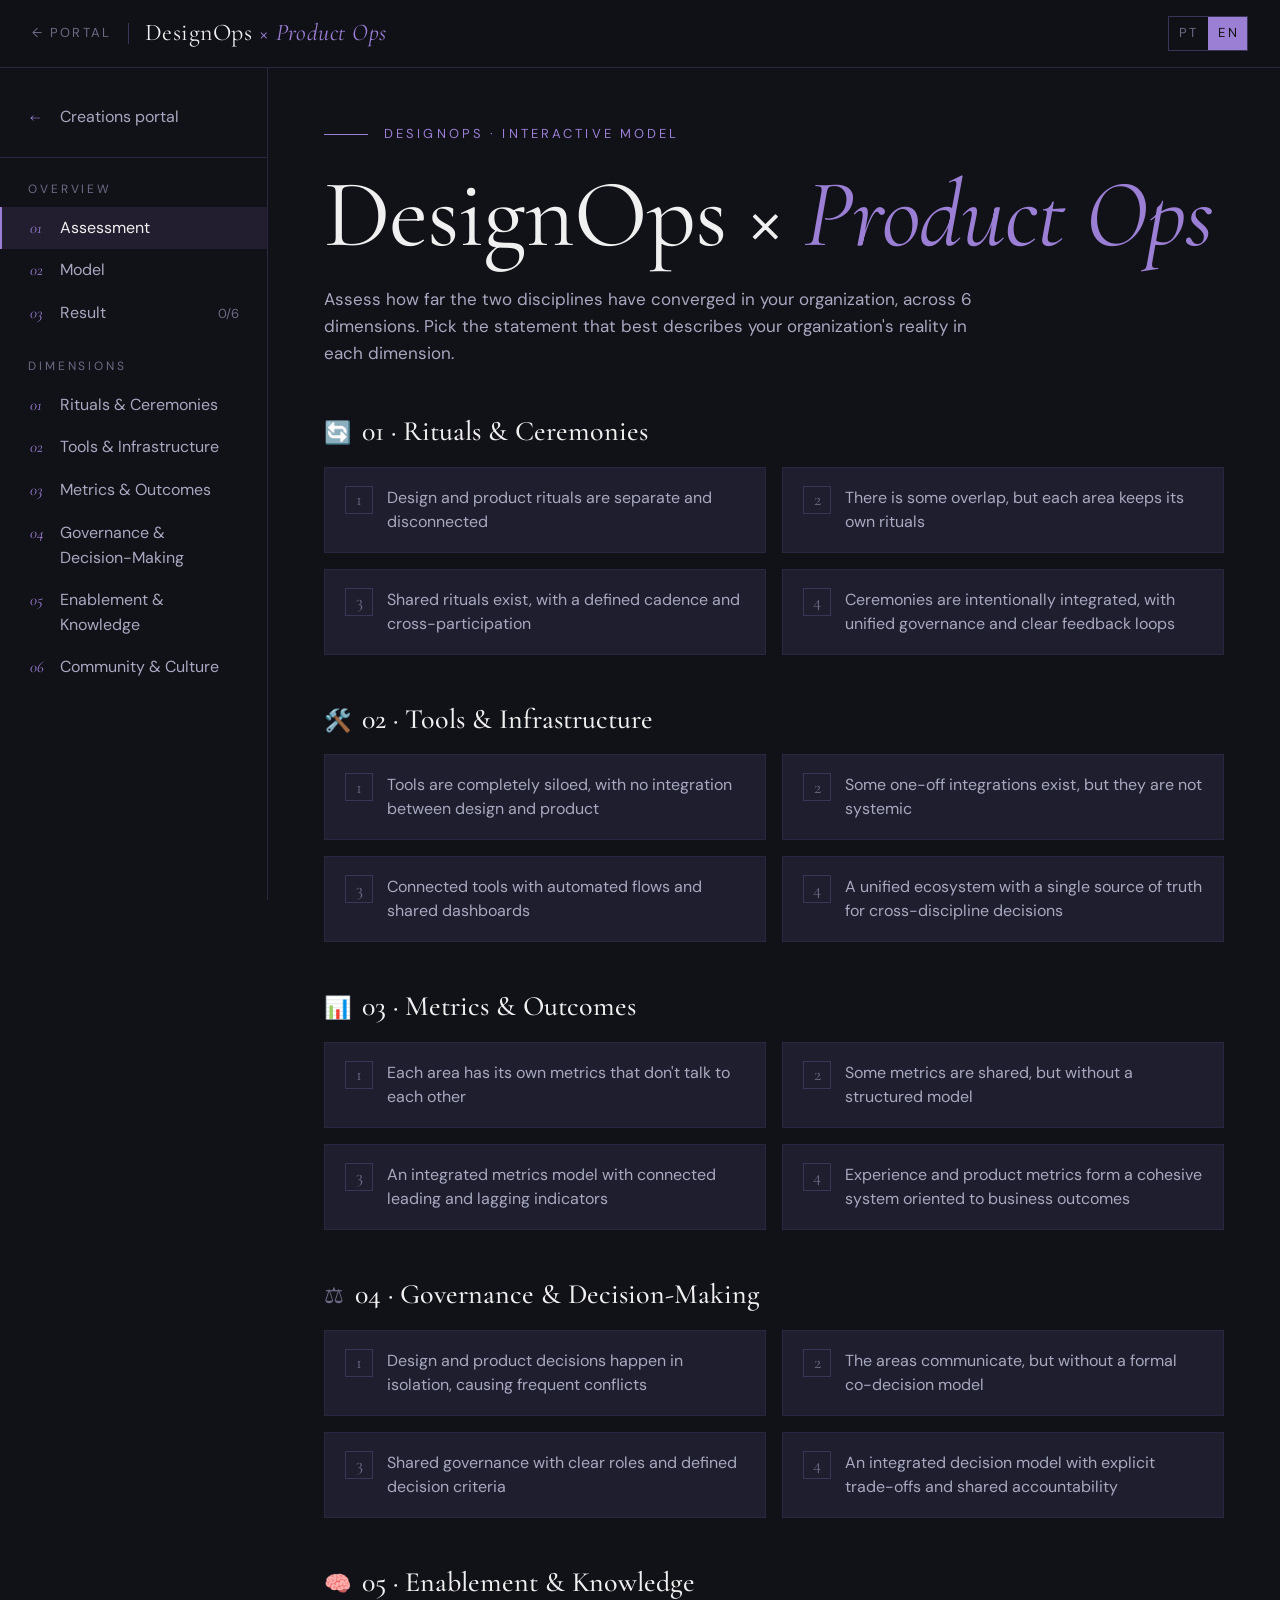
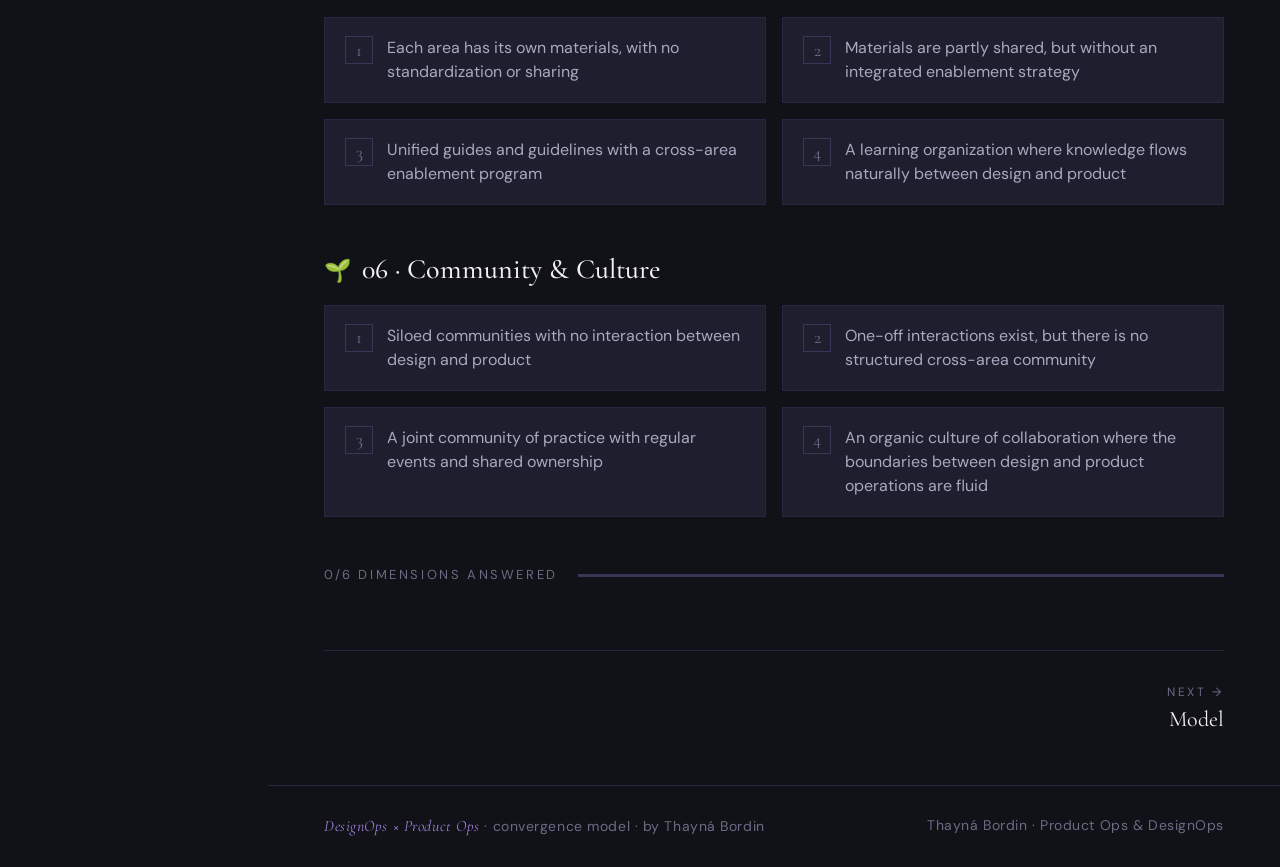
<file: designops-productops.html>
<!DOCTYPE html>
<html lang="pt-BR">
<head>
<meta charset="UTF-8">
<meta name="viewport" content="width=device-width, initial-scale=1.0">
<title>DesignOps × Product Ops — Modelo de Convergência</title>
<meta name="description" content="Modelo interativo para avaliar o nível de convergência entre DesignOps e Product Ops na sua organização, em 6 dimensões.">
<meta name="theme-color" content="#111118">
<link rel="preconnect" href="https://fonts.googleapis.com">
<link rel="preconnect" href="https://fonts.gstatic.com" crossorigin>
<link href="https://fonts.googleapis.com/css2?family=Cormorant+Garamond:ital,wght@0,400;0,500;0,600;1,400;1,500&family=DM+Sans:opsz,wght@9..40,400;9..40,500;9..40,600&display=swap" rel="stylesheet">
<link rel="stylesheet" href="creations.css">
<style>
  /* ---------- Específico do DesignOps × Product Ops ---------- */
  .dim-head h2 .icon { font-family: var(--sans); font-size: 22px; margin-right: 6px; }
  .lvl-badge { font-size: 12px; letter-spacing: .18em; text-transform: uppercase; padding: 4px 10px; border: 1px solid currentColor; }

  .opt { display: flex; gap: 14px; align-items: flex-start; text-align: left; padding: 18px 20px; border: 1px solid var(--line); background: var(--surface); color: var(--text-2); font-size: 16px; line-height: 1.5; transition: background .2s, border-color .2s, color .2s; }
  .opt:hover { border-color: var(--accent-line); }
  .opt.sel { color: var(--text); background: var(--accent-soft); }
  .opt .lvl { flex-shrink: 0; width: 28px; height: 28px; border: 1px solid var(--line-2); display: flex; align-items: center; justify-content: center; font-family: var(--serif); font-size: 18px; color: var(--muted); }

  .progress { display: flex; align-items: center; gap: 20px; flex-wrap: wrap; }
  .progress-label { font-size: 13px; letter-spacing: .2em; text-transform: uppercase; color: var(--muted); }
  .progress-track { flex: 1; min-width: 160px; height: 3px; background: var(--line-2); }
  .progress-fill { height: 100%; background: var(--accent); transition: width .3s; }

  .k-design { color: var(--bad); }
  .k-product { color: var(--accent-2); }
  .card.conv { border-top: 1px solid var(--accent); background: linear-gradient(180deg, var(--accent-soft), var(--surface) 70%); }
  .card.conv p { color: var(--text); }

  .score-card { display: grid; grid-template-columns: auto 1fr; gap: 32px; align-items: center; padding: 36px; }
  .score-num { font-family: var(--serif); font-size: 96px; line-height: .9; }
  .score-of { font-size: 13px; letter-spacing: .2em; text-transform: uppercase; color: var(--muted); margin-top: 16px; }
  .score-card h4 { font-size: 36px; }
  .res-row { display: grid; grid-template-columns: 32px 1fr 200px 28px; gap: 16px; align-items: center; padding: 14px 0; border-bottom: 1px solid var(--line); }
  .res-row:last-child { border-bottom: 0; }
  .res-row .icon { font-size: 18px; }
  .res-row .label { font-size: 16px; color: var(--text-2); }
  .track { height: 4px; background: var(--line-2); }
  .fill { height: 100%; transition: width .5s ease; }
  .res-n { font-family: var(--serif); font-size: 24px; text-align: right; }
  .empty { border-style: dashed; text-align: center; padding: 56px 24px; }
  .empty .kicker { margin-bottom: 12px; }
  .empty p { margin-bottom: 24px; }

  @media (max-width: 640px) {
    .score-card { grid-template-columns: 1fr; gap: 16px; padding: 28px 24px; }
    .score-num { font-size: 72px; }
    .res-row { grid-template-columns: 28px 1fr 28px; }
    .res-row .track { grid-column: 2 / 4; grid-row: 2; }
  }
</style>
</head>
<body>

<header class="header">
  <button class="menu-btn" id="menuBtn" aria-label="Abrir menu">
    <svg width="20" height="20" viewBox="0 0 24 24" fill="none" stroke="currentColor" stroke-width="1.5"><line x1="3" y1="7" x2="21" y2="7"/><line x1="3" y1="12" x2="21" y2="12"/><line x1="3" y1="17" x2="21" y2="17"/></svg>
  </button>
  <a class="home-link" id="homeLink" href="./">← Portal</a>
  <div class="brand" id="brand"></div>
  <div class="header-spacer"></div>
  <div class="lang" role="group" aria-label="Idioma / Language">
    <button type="button" data-lang="pt" aria-pressed="true">PT</button>
    <button type="button" data-lang="en" aria-pressed="false">EN</button>
  </div>
</header>

<nav class="sidebar" id="sidebar"></nav>
<div class="overlay" id="overlay"></div>

<main class="main">
  <div class="content" id="content"></div>
</main>

<footer class="footer">
  <span id="footNote"></span>
  <span>Thayná Bordin · Product Ops &amp; DesignOps</span>
</footer>

<script>
const DIMENSIONS = {
  pt: [
    { id: "rituals", label: "Rituais & Cerimônias", icon: "🔄",
      designOps: "Críticas de design, Alinhamentos de sistema de design, Revisões de entrega",
      productOps: "Revisões de ciclo, Acompanhamento de objetivos, Alinhamentos de portfólio",
      convergence: "Cerimônias integradas onde decisões de design e produto acontecem juntas, eliminando entregas fragmentadas",
      questions: [
        "Rituais de design e produto são separados e desconectados",
        "Existe alguma sobreposição, mas cada área mantém seus próprios rituais",
        "Rituais compartilhados existem, com cadência definida e participação cruzada",
        "Cerimônias são integradas intencionalmente, com governança unificada e ciclos de retorno claros",
      ] },
    { id: "tooling", label: "Ferramentas & Infraestrutura", icon: "🛠️",
      designOps: "Editores visuais, Tokens de design, Bibliotecas de componentes, Documentação de design",
      productOps: "Gestão de backlog, Visão de portfólio, Priorização, Análise de dados",
      convergence: "Ecossistema integrado onde métricas de design (adoção, consistência) alimentam decisões de produto e vice-versa",
      questions: [
        "Ferramentas completamente isoladas, sem integração entre design e produto",
        "Algumas integrações pontuais existem, mas não são sistêmicas",
        "Ferramentas conectadas com fluxos automatizados e painéis compartilhados",
        "Ecossistema unificado com fonte única de verdade para decisões entre disciplinas",
      ] },
    { id: "metrics", label: "Métricas & Resultados", icon: "📊",
      designOps: "Adoção do sistema de design, Índice de consistência, Débito de experiência",
      productOps: "Progresso de objetivos, Adoção de funcionalidades, Tempo até o mercado",
      convergence: "Modelo de métricas compartilhado onde indicadores de experiência e produto se complementam para medir valor real",
      questions: [
        "Cada área tem métricas próprias que não conversam entre si",
        "Algumas métricas são compartilhadas, mas sem modelo estruturado",
        "Modelo de métricas integrado com indicadores antecedentes e consequentes conectados",
        "Métricas de experiência e produto formam um sistema coeso orientado a resultados de negócio",
      ] },
    { id: "governance", label: "Governança & Decisão", icon: "⚖️",
      designOps: "Revisões de design, Governança de marca, Responsabilidade sobre componentes",
      productOps: "Priorização de roteiro, Planejamento de capacidade, Caminhos de escalação",
      convergence: "Modelo de governança unificado onde as trocas entre qualidade de experiência e velocidade são explícitas e bem gerenciadas",
      questions: [
        "Decisões de design e produto acontecem isoladas, gerando conflitos frequentes",
        "Existe comunicação entre as áreas, mas sem modelo formal de co-decisão",
        "Governança compartilhada com papéis claros e critérios de decisão definidos",
        "Modelo de decisão integrado com trocas explícitas e responsabilidade compartilhada",
      ] },
    { id: "enablement", label: "Capacitação & Conhecimento", icon: "🧠",
      designOps: "Integração de designers, Diretrizes, Guias práticos de design",
      productOps: "Integração de gestores de produto, Modelos, Guias práticos de produto",
      convergence: "Base de conhecimento unificada que capacita tanto gestores de produto quanto designers a operar de forma autônoma e alinhada",
      questions: [
        "Cada área tem seus próprios materiais sem padronização ou compartilhamento",
        "Materiais parcialmente compartilhados, mas sem estratégia de capacitação integrada",
        "Guias e diretrizes unificados com programa de capacitação entre áreas",
        "Organização que aprende, onde conhecimento flui naturalmente entre design e produto",
      ] },
    { id: "community", label: "Comunidade & Cultura", icon: "🌱",
      designOps: "Comunidade de prática de design, Mentoria, Palestras de design",
      productOps: "Comunidade de gestores de produto, Guildas, Sessões de troca",
      convergence: "Comunidade integrada onde designers e gestores de produto co-criam práticas e compartilham aprendizados continuamente",
      questions: [
        "Comunidades isoladas sem interação entre design e produto",
        "Interações pontuais existem, mas não há comunidade entre áreas estruturada",
        "Comunidade de prática conjunta com eventos regulares e responsabilidade compartilhada",
        "Cultura de colaboração orgânica onde as fronteiras entre operações de design e produto são fluidas",
      ] },
  ],
  en: [
    { id: "rituals", label: "Rituals & Ceremonies", icon: "🔄",
      designOps: "Design critiques, Design system syncs, Delivery reviews",
      productOps: "Cycle reviews, Objective tracking, Portfolio syncs",
      convergence: "Integrated ceremonies where design and product decisions happen together, eliminating fragmented handoffs",
      questions: [
        "Design and product rituals are separate and disconnected",
        "There is some overlap, but each area keeps its own rituals",
        "Shared rituals exist, with a defined cadence and cross-participation",
        "Ceremonies are intentionally integrated, with unified governance and clear feedback loops",
      ] },
    { id: "tooling", label: "Tools & Infrastructure", icon: "🛠️",
      designOps: "Visual editors, Design tokens, Component libraries, Design documentation",
      productOps: "Backlog management, Portfolio view, Prioritization, Data analysis",
      convergence: "An integrated ecosystem where design metrics (adoption, consistency) feed product decisions and vice versa",
      questions: [
        "Tools are completely siloed, with no integration between design and product",
        "Some one-off integrations exist, but they are not systemic",
        "Connected tools with automated flows and shared dashboards",
        "A unified ecosystem with a single source of truth for cross-discipline decisions",
      ] },
    { id: "metrics", label: "Metrics & Outcomes", icon: "📊",
      designOps: "Design system adoption, Consistency index, Experience debt",
      productOps: "Objective progress, Feature adoption, Time to market",
      convergence: "A shared metrics model where experience and product indicators complement each other to measure real value",
      questions: [
        "Each area has its own metrics that don't talk to each other",
        "Some metrics are shared, but without a structured model",
        "An integrated metrics model with connected leading and lagging indicators",
        "Experience and product metrics form a cohesive system oriented to business outcomes",
      ] },
    { id: "governance", label: "Governance & Decision-Making", icon: "⚖️",
      designOps: "Design reviews, Brand governance, Component ownership",
      productOps: "Roadmap prioritization, Capacity planning, Escalation paths",
      convergence: "A unified governance model where trade-offs between experience quality and speed are explicit and well managed",
      questions: [
        "Design and product decisions happen in isolation, causing frequent conflicts",
        "The areas communicate, but without a formal co-decision model",
        "Shared governance with clear roles and defined decision criteria",
        "An integrated decision model with explicit trade-offs and shared accountability",
      ] },
    { id: "enablement", label: "Enablement & Knowledge", icon: "🧠",
      designOps: "Designer onboarding, Guidelines, Design playbooks",
      productOps: "Product manager onboarding, Templates, Product playbooks",
      convergence: "A unified knowledge base that enables both product managers and designers to operate autonomously and in alignment",
      questions: [
        "Each area has its own materials, with no standardization or sharing",
        "Materials are partly shared, but without an integrated enablement strategy",
        "Unified guides and guidelines with a cross-area enablement program",
        "A learning organization where knowledge flows naturally between design and product",
      ] },
    { id: "community", label: "Community & Culture", icon: "🌱",
      designOps: "Design community of practice, Mentoring, Design talks",
      productOps: "Product manager community, Guilds, Knowledge-sharing sessions",
      convergence: "An integrated community where designers and product managers co-create practices and continuously share learnings",
      questions: [
        "Siloed communities with no interaction between design and product",
        "One-off interactions exist, but there is no structured cross-area community",
        "A joint community of practice with regular events and shared ownership",
        "An organic culture of collaboration where the boundaries between design and product operations are fluid",
      ] },
  ],
};

// Escala de maturidade nas cores do portfólio: do rosa (fragmentado) ao lilás (fluido)
const MATURITY = {
  pt: [
    { min: 1, max: 1.5, label: "Fragmentado", color: "#E07A9A", desc: "Operações de design e produto funcionam como mundos paralelos" },
    { min: 1.5, max: 2.5, label: "Emergente", color: "#C48FC9", desc: "Pontes começam a surgir entre as disciplinas" },
    { min: 2.5, max: 3.5, label: "Integrado", color: "#9B7FD4", desc: "Convergência ativa com práticas e governança compartilhadas" },
    { min: 3.5, max: 4.1, label: "Fluido", color: "#D4C4F0", desc: "As fronteiras entre as operações são intencionalmente permeáveis" },
  ],
  en: [
    { min: 1, max: 1.5, label: "Fragmented", color: "#E07A9A", desc: "Design and product operations work as parallel worlds" },
    { min: 1.5, max: 2.5, label: "Emerging", color: "#C48FC9", desc: "Bridges are starting to form between the disciplines" },
    { min: 2.5, max: 3.5, label: "Integrated", color: "#9B7FD4", desc: "Active convergence with shared practices and governance" },
    { min: 3.5, max: 4.1, label: "Fluid", color: "#D4C4F0", desc: "The boundaries between the operations are intentionally permeable" },
  ],
};

const UI = {
  pt: {
    docTitle: "DesignOps × Product Ops — Modelo de Convergência",
    brand: "DesignOps <em>× Product Ops</em>",
    home: "← Portal", homeNav: "Portal de criações", menu: "Abrir menu", nav: "Seções",
    navOverview: "Visão geral", navAssess: "Diagnóstico", navModel: "Modelo", navResult: "Resultado", navDims: "Dimensões",
    eyebrow: "DesignOps · Modelo interativo",
    title: "DesignOps × <em>Product Ops</em>",
    lede: "Avalie o nível de convergência entre as duas disciplinas na sua organização, em 6 dimensões.",
    assessIntro: "Selecione a afirmação que melhor descreve a realidade da sua organização em cada dimensão.",
    level: n => `Nível ${n}`,
    answered: "dimensões respondidas", seeResult: "Ver meu diagnóstico →",
    modelEyebrow: "O modelo", modelTitle: "Como as disciplinas <em>convergem</em>",
    modelLede: "A convergência entre operações de design e operações de produto acontece em 6 dimensões. Veja como cada disciplina contribui e onde elas se encontram.",
    designOps: "Operações de Design", productOps: "Operações de Produto", convergence: "✦ Convergência",
    resultEyebrow: "Resultado", resultTitle: "Seu <em>diagnóstico</em>",
    resultLede: "O nível médio de convergência e como cada dimensão contribui para ele.",
    of: "de 4.0", byDim: "Resultado por dimensão", nextSteps: "Próximos passos sugeridos",
    goodShape: "Sua organização já demonstra boa convergência! Foque em escalar as práticas que funcionam e documentar o que aprendeu para a comunidade.",
    insufficient: "Diagnóstico incompleto",
    insufficientDesc: n => `Responda as ${n} dimensões restantes para ver o resultado.`,
    goAssess: "Ir ao diagnóstico", reset: "Refazer diagnóstico",
    prev: "← Anterior", next: "Próximo →",
    foot: "<em>DesignOps × Product Ops</em> · modelo de convergência · por Thayná Bordin",
  },
  en: {
    docTitle: "DesignOps × Product Ops — Convergence Model",
    brand: "DesignOps <em>× Product Ops</em>",
    home: "← Portal", homeNav: "Creations portal", menu: "Open menu", nav: "Sections",
    navOverview: "Overview", navAssess: "Assessment", navModel: "Model", navResult: "Result", navDims: "Dimensions",
    eyebrow: "DesignOps · Interactive model",
    title: "DesignOps × <em>Product Ops</em>",
    lede: "Assess how far the two disciplines have converged in your organization, across 6 dimensions.",
    assessIntro: "Pick the statement that best describes your organization's reality in each dimension.",
    level: n => `Level ${n}`,
    answered: "dimensions answered", seeResult: "See my assessment →",
    modelEyebrow: "The model", modelTitle: "How the disciplines <em>converge</em>",
    modelLede: "Convergence between design operations and product operations happens across 6 dimensions. See what each discipline brings and where they meet.",
    designOps: "Design Operations", productOps: "Product Operations", convergence: "✦ Convergence",
    resultEyebrow: "Result", resultTitle: "Your <em>assessment</em>",
    resultLede: "The average convergence level and how each dimension contributes to it.",
    of: "out of 4.0", byDim: "Result by dimension", nextSteps: "Suggested next steps",
    goodShape: "Your organization already shows strong convergence! Focus on scaling the practices that work and documenting what you've learned for the community.",
    insufficient: "Incomplete assessment",
    insufficientDesc: n => `Answer the ${n} remaining dimensions to see the result.`,
    goAssess: "Go to assessment", reset: "Restart assessment",
    prev: "← Previous", next: "Next →",
    foot: "<em>DesignOps × Product Ops</em> · convergence model · by Thayná Bordin",
  },
};

// Idioma: ?lang= no endereço, depois a última escolha salva no portal, depois o idioma do navegador
function pickLang() {
  const q = new URLSearchParams(location.search).get("lang");
  if (q === "pt" || q === "en") return q;
  try { const s = localStorage.getItem("portal-lang"); if (s === "pt" || s === "en") return s; } catch (e) {}
  return (navigator.language || "pt").toLowerCase().startsWith("pt") ? "pt" : "en";
}

const VIEWS = ["assess", "model", "result"];
const state = { lang: pickLang(), view: "assess", answers: {} };
const $ = id => document.getElementById(id);
const maturity = score => MATURITY[state.lang].find(m => score >= m.min && score < m.max) || MATURITY[state.lang][0];

function sidebarView(t, dims) {
  const answered = Object.keys(state.answers).length;
  const item = (go, num, label, extra = "", anchor = "") =>
    `<button class="nav-item${state.view === go && !anchor ? " active" : ""}" data-go="${go}"${anchor ? ` data-anchor="${anchor}"` : ""}><span class="nav-num">${num}</span>${label}${extra}</button>`;
  return `
    <div class="nav-home"><a class="nav-item" href="./?lang=${state.lang}"><span class="nav-num">←</span>${t.homeNav}</a></div>
    <div class="nav-group">
      <div class="nav-label">${t.navOverview}</div>
      ${item("assess", "01", t.navAssess)}
      ${item("model", "02", t.navModel)}
      ${item("result", "03", t.navResult, `<span class="nav-status" style="color:var(--muted)">${answered}/${dims.length}</span>`)}
    </div>
    <div class="nav-group">
      <div class="nav-label">${t.navDims}</div>
      ${dims.map((d, i) => {
        const a = state.answers[d.id];
        return item("assess", String(i + 1).padStart(2, "0"), d.label,
          a ? `<span class="nav-status" style="color:${maturity(a).color}">${a}</span>` : "", d.id);
      }).join("")}
    </div>`;
}

function assessView(t, dims) {
  const answered = Object.keys(state.answers).length;
  const blocks = dims.map((d, i) => {
    const a = state.answers[d.id];
    const badge = a ? `<span class="lvl-badge" style="color:${maturity(a).color}">${t.level(a)}</span>` : "";
    const options = d.questions.map((q, qi) => {
      const level = qi + 1, sel = a === level, c = maturity(level).color;
      return `
        <button class="opt${sel ? " sel" : ""}" data-dim="${d.id}" data-level="${level}" aria-pressed="${sel}" style="${sel ? `border-color:${c}` : ""}">
          <span class="lvl" style="${sel ? `border-color:${c};background:${c};color:#111118` : ""}">${level}</span>
          <span>${q}</span>
        </button>`;
    }).join("");
    return `
      <div class="block" id="dim-${d.id}">
        <div class="block-head dim-head"><h2><span class="icon">${d.icon}</span>${String(i + 1).padStart(2, "0")} · ${d.label}</h2>${badge}</div>
        <div class="grid g2">${options}</div>
      </div>`;
  }).join("");
  return `
    <div class="eyebrow">${t.eyebrow}</div>
    <h1 class="title display">${t.title}</h1>
    <p class="lede">${t.lede} ${t.assessIntro}</p>
    ${blocks}
    <div class="block">
      <div class="progress">
        <span class="progress-label">${answered}/${dims.length} ${t.answered}</span>
        <div class="progress-track"><div class="progress-fill" style="width:${(answered / dims.length) * 100}%"></div></div>
        ${answered === dims.length ? `<button class="btn primary" data-go="result">${t.seeResult}</button>` : ""}
      </div>
    </div>
    <div class="pager"><button class="next" data-go="model"><small>${t.next}</small><span>${t.navModel}</span></button></div>`;
}

function modelView(t, dims) {
  const blocks = dims.map((d, i) => `
    <div class="block">
      <div class="block-head dim-head"><h2><span class="icon">${d.icon}</span>${String(i + 1).padStart(2, "0")} · ${d.label}</h2></div>
      <div class="grid g3">
        <div class="card"><div class="kicker k-design">${t.designOps}</div><p>${d.designOps}</p></div>
        <div class="card"><div class="kicker k-product">${t.productOps}</div><p>${d.productOps}</p></div>
        <div class="card conv"><div class="kicker">${t.convergence}</div><p>${d.convergence}</p></div>
      </div>
    </div>`).join("");
  return `
    <div class="eyebrow">${t.modelEyebrow}</div>
    <h1 class="title">${t.modelTitle}</h1>
    <p class="lede">${t.modelLede}</p>
    ${blocks}
    <div class="pager">
      <button class="prev" data-go="assess"><small>${t.prev}</small><span>${t.navAssess}</span></button>
      <button class="next" data-go="result"><small>${t.next}</small><span>${t.navResult}</span></button>
    </div>`;
}

function resultView(t, dims) {
  const answered = Object.keys(state.answers).length;
  const head = `
    <div class="eyebrow">${t.resultEyebrow}</div>
    <h1 class="title">${t.resultTitle}</h1>
    <p class="lede">${t.resultLede}</p>`;
  if (answered < dims.length) {
    return head + `
      <div class="card empty">
        <div class="kicker">${t.insufficient}</div>
        <p>${t.insufficientDesc(dims.length - answered)}</p>
        <button class="btn" data-go="assess">${t.goAssess}</button>
      </div>`;
  }
  const avg = dims.reduce((s, d) => s + state.answers[d.id], 0) / dims.length;
  const m = maturity(avg);
  const weak = dims.filter(d => state.answers[d.id] <= 2);
  const rows = dims.map(d => {
    const s = state.answers[d.id], c = maturity(s).color;
    return `
      <div class="res-row">
        <span class="icon">${d.icon}</span>
        <span class="label">${d.label}</span>
        <div class="track"><div class="fill" style="width:${(s / 4) * 100}%;background:${c}"></div></div>
        <span class="res-n" style="color:${c}">${s}</span>
      </div>`;
  }).join("");
  return head + `
    <div class="block">
      <div class="card score-card" style="border-top:1px solid ${m.color}">
        <div>
          <div class="score-num" style="color:${m.color}">${avg.toFixed(1)}</div>
          <div class="score-of">${t.of}</div>
        </div>
        <div><h4>${m.label}</h4><p>${m.desc}</p></div>
      </div>
    </div>
    <div class="block">
      <div class="block-head"><h2>${t.byDim}</h2></div>
      <div class="card">${rows}</div>
    </div>
    <div class="block">
      <div class="block-head"><h2>${t.nextSteps}</h2></div>
      ${weak.length
        ? `<div class="grid g3">${weak.slice(0, 3).map(d => `
            <div class="card side"><div class="kicker">${d.icon} ${d.label}</div><p>${d.convergence}</p></div>`).join("")}</div>`
        : `<p class="quote">${t.goodShape}</p>`}
    </div>
    <div class="actions"><button class="btn ghost" data-reset>${t.reset}</button></div>`;
}

let lastView = null;
function render() {
  const t = UI[state.lang];
  const dims = DIMENSIONS[state.lang];
  document.documentElement.lang = state.lang === "pt" ? "pt-BR" : "en";
  document.title = t.docTitle;
  $("brand").innerHTML = t.brand;
  $("homeLink").textContent = t.home;
  $("homeLink").href = "./?lang=" + state.lang;
  $("footNote").innerHTML = t.foot;
  $("menuBtn").setAttribute("aria-label", t.menu);
  $("sidebar").setAttribute("aria-label", t.nav);
  document.querySelectorAll(".lang button").forEach(b => b.setAttribute("aria-pressed", String(b.dataset.lang === state.lang)));
  $("sidebar").innerHTML = sidebarView(t, dims);
  const body = state.view === "model" ? modelView(t, dims) : state.view === "result" ? resultView(t, dims) : assessView(t, dims);
  // A animação de entrada só roda ao trocar de seção, não a cada resposta
  const animate = state.view !== lastView;
  lastView = state.view;
  $("content").innerHTML = `<div class="${animate ? "view" : ""}">${body}</div>`;
}

function go(view, anchor) {
  const sameView = view === state.view;
  state.view = VIEWS.includes(view) ? view : "assess";
  document.body.classList.remove("nav-open");
  if (!sameView) render();
  const target = anchor && document.getElementById("dim-" + anchor);
  if (target) window.scrollTo({ top: target.getBoundingClientRect().top + window.scrollY - 100, behavior: "smooth" });
  else window.scrollTo({ top: 0, behavior: "auto" });
}

function setLang(next) {
  if (next === state.lang) return;
  state.lang = next;
  try { localStorage.setItem("portal-lang", next); } catch (e) {}
  const url = new URL(location.href);
  url.searchParams.set("lang", next);
  history.replaceState(null, "", url);
  render();
}

document.addEventListener("click", e => {
  const l = e.target.closest(".lang button");
  if (l) { setLang(l.dataset.lang); return; }
  const g = e.target.closest("[data-go]");
  if (g) { go(g.dataset.go, g.dataset.anchor); return; }
  const o = e.target.closest("[data-dim]");
  if (o) {
    state.answers = { ...state.answers, [o.dataset.dim]: Number(o.dataset.level) };
    const y = window.scrollY;
    render();
    window.scrollTo(0, y);
    return;
  }
  if (e.target.closest("[data-reset]")) { state.answers = {}; render(); go("assess"); }
});
$("brand").addEventListener("click", () => go("assess"));
$("menuBtn").addEventListener("click", () => document.body.classList.toggle("nav-open"));
$("overlay").addEventListener("click", () => document.body.classList.remove("nav-open"));

render();
</script>
</body>
</html>
</file>
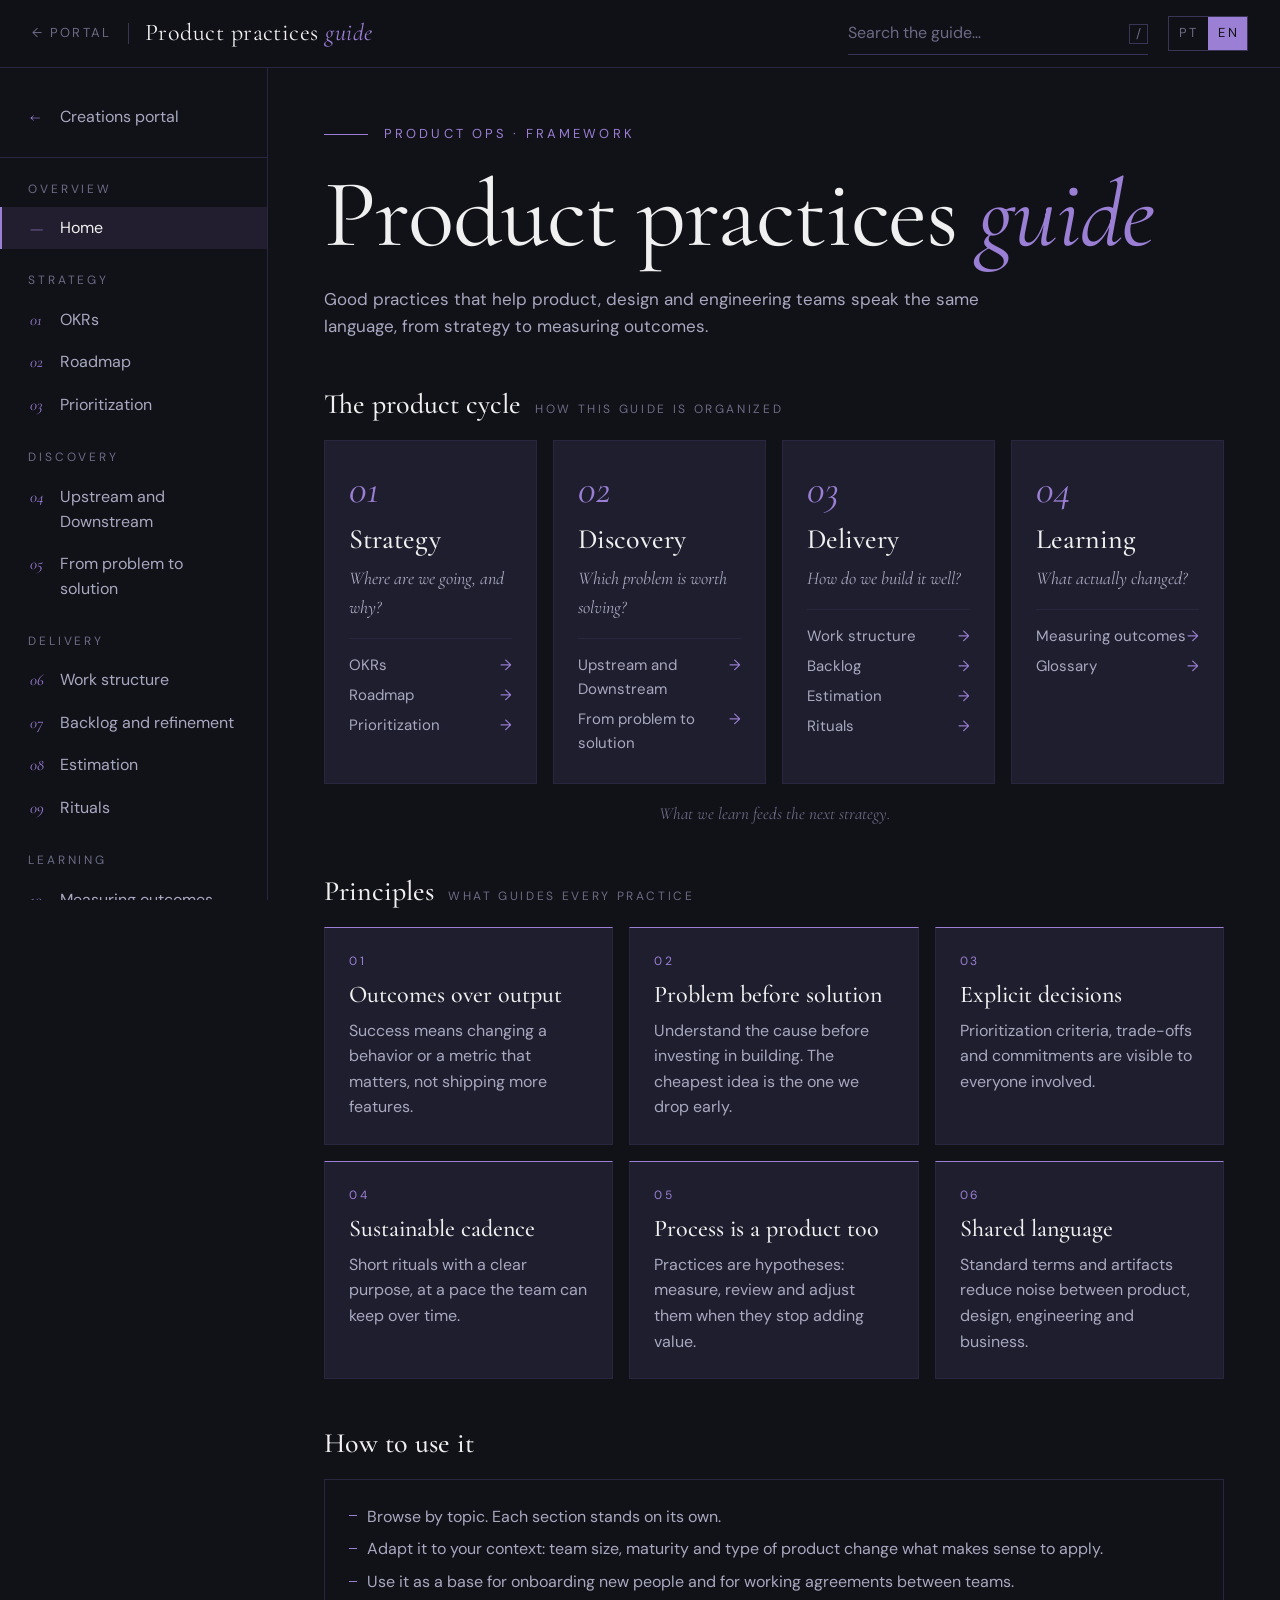
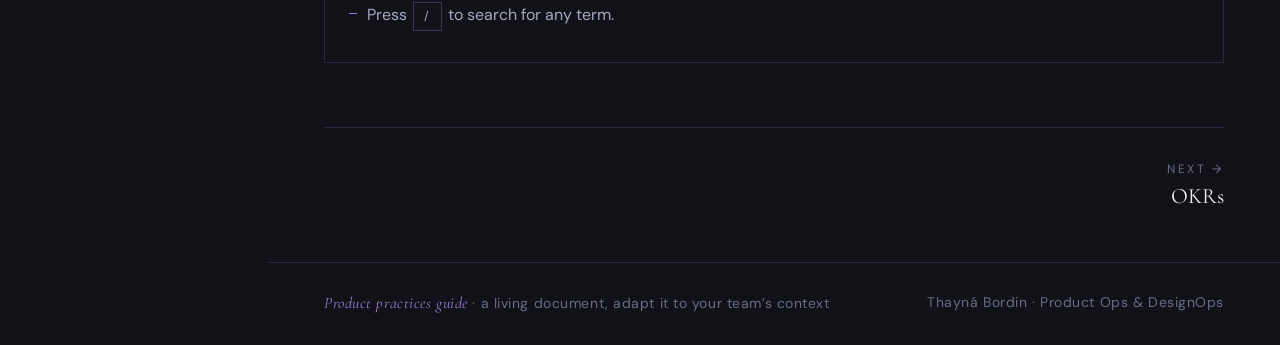
<file: guia-praticas-produto.html>
<!DOCTYPE html>
<html lang="pt-BR">
<head>
<meta charset="UTF-8">
<meta name="viewport" content="width=device-width, initial-scale=1.0">
<title>Guia de Práticas de Produto</title>
<meta name="description" content="Boas práticas para times de produto, design e tecnologia — da estratégia à medição de resultados.">
<link rel="preconnect" href="https://fonts.googleapis.com">
<link rel="preconnect" href="https://fonts.gstatic.com" crossorigin>
<link href="https://fonts.googleapis.com/css2?family=Cormorant+Garamond:ital,wght@0,400;0,500;0,600;1,400;1,500&family=DM+Sans:opsz,wght@9..40,400;9..40,500;9..40,600&display=swap" rel="stylesheet">
<style>
  /* Paleta alinhada ao portfólio (thaynabordin.github.io) */
  :root {
    --bg: #111118;
    --bg-2: #16161f;
    --surface: #1e1e2e;
    --surface-2: #26263a;
    --line: #2a2640;
    --line-2: #3a3456;
    --text: #F0F0F0;
    --text-2: #A8A8C0;
    --muted: #6B6B85;
    --accent: #9B7FD4;
    --accent-2: #D4C4F0;
    --accent-soft: rgba(155, 127, 212, 0.12);
    --accent-line: rgba(155, 127, 212, 0.45);
    --bad: #E07A9A;
    --good: #9fd4b4;
    --serif: 'Cormorant Garamond', Georgia, 'Times New Roman', serif;
    --sans: 'DM Sans', system-ui, -apple-system, 'Segoe UI', sans-serif;
    --header-h: 68px;
    --sidebar-w: 268px;
    color-scheme: dark;
  }

  * { margin: 0; padding: 0; box-sizing: border-box; }
  html { scroll-behavior: smooth; }
  body {
    font-family: var(--sans);
    background: var(--bg);
    color: var(--text);
    line-height: 1.6;
    font-size: 16px;
    -webkit-font-smoothing: antialiased;
  }
  button { font: inherit; color: inherit; background: none; border: 0; cursor: pointer; }
  a { color: inherit; }
  ::selection { background: var(--accent); color: #111; }

  ::-webkit-scrollbar { width: 6px; height: 6px; }
  ::-webkit-scrollbar-track { background: transparent; }
  ::-webkit-scrollbar-thumb { background: var(--line-2); }

  /* ---------- Header ---------- */
  .header {
    position: fixed; inset: 0 0 auto 0; height: var(--header-h); z-index: 50;
    display: flex; align-items: center; gap: 16px;
    padding: 0 32px;
    background: rgba(17, 17, 24, 0.92);
    backdrop-filter: blur(12px); -webkit-backdrop-filter: blur(12px);
    border-bottom: 1px solid var(--line);
  }
  .menu-btn { display: none; width: 36px; height: 36px; align-items: center; justify-content: center; color: var(--text-2); }
  .home-link {
    font-size: 13px; letter-spacing: .18em; text-transform: uppercase; color: var(--muted);
    text-decoration: none; white-space: nowrap; padding-right: 16px; border-right: 1px solid var(--line-2);
    transition: color .15s;
  }
  .home-link:hover { color: var(--accent-2); }
  .brand { font-family: var(--serif); font-size: 24px; letter-spacing: 0.02em; white-space: nowrap; cursor: pointer; }
  .brand em { color: var(--accent); font-style: italic; }
  .header-spacer { flex: 1; }
  .header .search { margin-right: 4px; }

  .search { position: relative; width: 300px; }
  .search input {
    width: 100%; background: transparent; border: 0; border-bottom: 1px solid var(--line-2);
    padding: 8px 28px 8px 0; color: var(--text); font: inherit; font-size: 16px; outline: none;
    transition: border-color .2s;
  }
  .search input::placeholder { color: var(--muted); }
  .search input:focus { border-bottom-color: var(--accent); }
  .search kbd {
    position: absolute; right: 0; top: 50%; transform: translateY(-50%);
    font-family: var(--sans); font-size: 13px; color: var(--muted);
    border: 1px solid var(--line-2); padding: 0 6px; line-height: 18px;
  }
  .results {
    position: absolute; top: calc(100% + 10px); right: 0; width: min(420px, calc(100vw - 32px));
    background: var(--surface); border: 1px solid var(--line-2);
    max-height: 60vh; overflow-y: auto; display: none;
    box-shadow: 0 20px 40px rgba(0,0,0,.45);
  }
  .results.open { display: block; }
  .result { display: block; width: 100%; text-align: left; padding: 12px 16px; border-bottom: 1px solid var(--line); }
  .result:last-child { border-bottom: 0; }
  .result:hover, .result.focus { background: var(--surface-2); }
  .result-sec { font-size: 12px; letter-spacing: .2em; text-transform: uppercase; color: var(--accent); }
  .result-txt { font-size: 15px; color: var(--text-2); margin-top: 2px; }
  .result-txt mark { background: none; color: var(--text); border-bottom: 1px solid var(--accent); }
  .result-empty { padding: 14px 16px; font-size: 15px; color: var(--muted); }


  .lang { display: flex; align-items: center; gap: 2px; border: 1px solid var(--line-2); flex-shrink: 0; }
  .lang button { font-size: 13px; letter-spacing: .18em; padding: 6px 8px 6px 10px; color: var(--muted); transition: color .15s, background .15s; }
  .lang button:hover { color: var(--text); }
  .lang button[aria-pressed="true"] { background: var(--accent); color: #111; }

  /* ---------- Sidebar ---------- */
  .sidebar {
    position: fixed; top: var(--header-h); left: 0; bottom: 0; width: var(--sidebar-w);
    border-right: 1px solid var(--line); overflow-y: auto; padding: 28px 0 40px;
    background: var(--bg); z-index: 40;
  }
  .nav-group { margin-bottom: 22px; }
  .nav-label {
    padding: 0 28px 8px; font-size: 12px; letter-spacing: .24em; text-transform: uppercase; color: var(--muted);
  }
  .nav-item {
    display: flex; align-items: baseline; gap: 12px; width: 100%; text-align: left;
    padding: 8px 28px; font-size: 16px; color: var(--text-2);
    border-left: 2px solid transparent; transition: color .15s, background .15s;
  }
  .nav-item:hover { color: var(--text); background: var(--accent-soft); }
  .nav-item.active { color: var(--text); border-left-color: var(--accent); background: var(--accent-soft); }
  .nav-num { font-family: var(--serif); font-style: italic; font-size: 16px; color: var(--accent); min-width: 18px; }
  a.nav-item { text-decoration: none; }
  .nav-home { padding-bottom: 18px; margin-bottom: 22px; border-bottom: 1px solid var(--line); }
  .overlay { display: none; }

  /* ---------- Main ---------- */
  .main { margin-left: var(--sidebar-w); padding: calc(var(--header-h) + 56px) 56px 40px; min-height: 100vh; }
  .content { max-width: 1000px; margin: 0 auto; }

  .section { display: none; }
  .section.active { display: block; animation: fade .35s ease; }
  @keyframes fade { from { opacity: 0; transform: translateY(8px); } to { opacity: 1; transform: none; } }

  .eyebrow {
    display: flex; align-items: center; gap: 16px;
    font-size: 13px; letter-spacing: .24em; text-transform: uppercase; color: var(--accent);
    margin-bottom: 20px;
  }
  .eyebrow::before { content: ""; width: 44px; height: 1px; background: var(--accent); }
  .title {
    font-family: var(--serif); font-weight: 400; font-size: clamp(40px, 5.4vw, 64px);
    line-height: 1.05; letter-spacing: -0.01em; margin-bottom: 20px;
  }
  .title em { color: var(--accent); font-style: italic; }
  .display { font-size: clamp(52px, 8vw, 96px); }
  .lede { font-size: 17px; color: var(--text-2); max-width: 680px; margin-bottom: 48px; }

  .block { margin-bottom: 48px; }
  .block-head { display: flex; align-items: baseline; gap: 14px; margin-bottom: 18px; }
  .block-head h2 { font-family: var(--serif); font-weight: 500; font-size: 28px; line-height: 1.2; }
  .block-head span { font-size: 12px; letter-spacing: .22em; text-transform: uppercase; color: var(--muted); }
  .block-intro { color: var(--text-2); margin: -8px 0 18px; max-width: 720px; }

  /* ---------- Grid & cards ---------- */
  .grid { display: grid; gap: 16px; }
  .g2 { grid-template-columns: repeat(2, minmax(0,1fr)); }
  .g3 { grid-template-columns: repeat(3, minmax(0,1fr)); }
  .g4 { grid-template-columns: repeat(4, minmax(0,1fr)); }
  .g5 { grid-template-columns: repeat(5, minmax(0,1fr)); }
  .g6 { grid-template-columns: repeat(6, minmax(0,1fr)); }

  .card { background: var(--surface); border: 1px solid var(--line); padding: 24px; }
  .card.hl { border-top: 1px solid var(--accent); }
  .card.side { border-left: 1px solid var(--accent); }
  .card.plain { background: transparent; }
  .kicker { font-size: 12px; letter-spacing: .22em; text-transform: uppercase; color: var(--accent); margin-bottom: 10px; }
  .card h4 { font-family: var(--serif); font-weight: 500; font-size: 24px; line-height: 1.2; margin-bottom: 8px; }
  .card h5 { font-size: 16px; font-weight: 600; margin-bottom: 4px; }
  .card p { color: var(--text-2); font-size: 16px; }
  .card p + p { margin-top: 8px; }
  .card .when { margin-top: 14px; padding-top: 14px; border-top: 1px solid var(--line); font-size: 15px; color: var(--text-2); }
  .card .when b { display: block; font-size: 12px; letter-spacing: .2em; text-transform: uppercase; color: var(--muted); font-weight: 500; margin-bottom: 4px; }

  ul.list { list-style: none; }
  ul.list li { position: relative; padding-left: 18px; color: var(--text-2); font-size: 16px; margin-bottom: 7px; }
  ul.list li::before { content: ""; position: absolute; left: 0; top: .72em; width: 8px; height: 1px; background: var(--accent); }
  ul.check li::before { content: "☐"; width: auto; height: auto; background: none; top: 0; color: var(--accent); font-size: 15px; }
  ul.check li { padding-left: 22px; }

  .tag {
    display: inline-block; border: 1px solid var(--accent-line); color: var(--accent-2);
    font-size: 12px; letter-spacing: .18em; text-transform: uppercase; padding: 4px 10px; margin: 0 6px 6px 0;
  }
  .tag.muted { border-color: var(--line-2); color: var(--text-2); }

  .quote {
    font-family: var(--serif); font-style: italic; font-size: 24px; line-height: 1.4; color: var(--text);
    border-left: 1px solid var(--accent); padding: 4px 0 4px 24px; margin-bottom: 48px; max-width: 760px;
  }

  .mono { font-family: 'SF Mono', ui-monospace, Menlo, Consolas, monospace; font-size: 15px; }
  .formula {
    font-family: var(--serif); font-size: 22px; color: var(--text); padding: 16px 0; margin: 10px 0 12px;
    border-top: 1px solid var(--line); border-bottom: 1px solid var(--line);
  }
  .formula em { color: var(--accent); }

  /* Steps */
  .steps { display: grid; gap: 0; }
  .step { display: grid; grid-template-columns: 48px 1fr; gap: 12px; padding: 14px 0; border-bottom: 1px solid var(--line); }
  .step:last-child { border-bottom: 0; }
  .step-n { font-family: var(--serif); font-style: italic; font-size: 24px; color: var(--accent); line-height: 1.1; }
  .step h5 { font-size: 16px; font-weight: 600; margin-bottom: 2px; }
  .step p { font-size: 16px; color: var(--text-2); }

  /* Compare */
  .compare { display: grid; grid-template-columns: 1fr auto 1fr; gap: 16px; align-items: center; padding: 16px 0; border-bottom: 1px solid var(--line); }
  .compare:last-child { border-bottom: 0; }
  .compare .from { color: var(--text-2); font-size: 16px; }
  .compare .to { color: var(--text); font-size: 16px; }
  .compare .lbl { display: block; font-size: 12px; letter-spacing: .2em; text-transform: uppercase; margin-bottom: 4px; }
  .compare .from .lbl { color: var(--bad); }
  .compare .to .lbl { color: var(--good); }
  .compare .arrow { color: var(--accent); font-family: var(--serif); font-size: 22px; }

  /* Table */
  .table { width: 100%; border-collapse: collapse; font-size: 16px; }
  .table th { text-align: left; font-weight: 500; font-size: 12px; letter-spacing: .2em; text-transform: uppercase; color: var(--muted); padding: 0 16px 12px 0; border-bottom: 1px solid var(--line-2); }
  .table td { padding: 14px 16px 14px 0; border-bottom: 1px solid var(--line); color: var(--text-2); vertical-align: top; }
  .table td:first-child { color: var(--text); }
  .table td .go { color: var(--accent-2); border-bottom: 1px solid var(--accent-line); }
  .table-wrap { overflow-x: auto; }

  /* Overview stages */
  .stage { position: relative; padding: 28px 24px; }
  .stage-n { font-family: var(--serif); font-style: italic; font-size: 40px; color: var(--accent); line-height: 1; margin-bottom: 14px; }
  .stage h4 { font-size: 28px; }
  .stage .q { font-family: var(--serif); font-style: italic; color: var(--text-2); font-size: 18px; margin-bottom: 16px; }
  .stage-links { display: flex; flex-direction: column; gap: 6px; border-top: 1px solid var(--line); padding-top: 14px; }
  .link-btn { text-align: left; font-size: 15px; color: var(--text-2); display: flex; justify-content: space-between; }
  .link-btn:hover { color: var(--accent-2); }
  .link-btn::after { content: "→"; color: var(--accent); }
  .loop-note { text-align: center; font-family: var(--serif); font-style: italic; color: var(--muted); font-size: 17px; margin-top: 16px; }

  /* Hierarchy */
  .hier { display: grid; gap: 8px; }
  .hier-row { display: grid; grid-template-columns: 1fr auto; gap: 16px; align-items: center; padding: 16px 20px; background: var(--surface); border: 1px solid var(--line); border-left: 1px solid var(--accent); }
  .hier-row h5 { font-size: 13px; letter-spacing: .2em; text-transform: uppercase; color: var(--text); margin-bottom: 2px; }
  .hier-row p { font-size: 15px; color: var(--text-2); }
  .hier-row .hz { font-family: var(--serif); font-style: italic; color: var(--accent-2); font-size: 16px; white-space: nowrap; }

  /* Horizons */
  .horizon { padding: 24px; border: 1px solid var(--line); }
  .horizon .range { font-size: 12px; letter-spacing: .22em; text-transform: uppercase; color: var(--muted); }
  .horizon h4 { font-family: var(--serif); font-weight: 500; font-size: 30px; margin: 4px 0 6px; }
  .horizon p { color: var(--text-2); font-size: 16px; }
  .conf { display: flex; gap: 4px; margin-top: 16px; }
  .conf i { flex: 1; height: 3px; background: var(--line-2); }
  .conf i.on { background: var(--accent); }

  /* Matrix */
  .matrix { display: grid; grid-template-columns: 28px 1fr 1fr; grid-template-rows: 1fr 1fr 28px; gap: 8px; }
  .matrix .cell { padding: 18px; border: 1px solid var(--line); background: var(--surface); }
  .matrix .cell.best { border-color: var(--accent-line); background: var(--accent-soft); }
  .matrix .cell h5 { font-size: 16px; font-weight: 600; margin-bottom: 2px; }
  .matrix .cell p { font-size: 15px; color: var(--text-2); }
  .axis { font-size: 12px; letter-spacing: .22em; text-transform: uppercase; color: var(--muted); display: flex; align-items: center; justify-content: center; }
  .axis.y { writing-mode: vertical-rl; transform: rotate(180deg); grid-row: 1 / 3; }
  .axis.x { grid-column: 2 / 4; }

  /* Calculator */
  .calc { display: grid; grid-template-columns: repeat(4, minmax(0,1fr)) auto; gap: 14px; align-items: end; margin-top: 18px; padding-top: 18px; border-top: 1px solid var(--line); }
  .calc label { display: block; font-size: 12px; letter-spacing: .18em; text-transform: uppercase; color: var(--muted); margin-bottom: 6px; }
  .calc input, .calc select {
    width: 100%; background: var(--bg); border: 1px solid var(--line-2); color: var(--text);
    padding: 9px 10px; font: inherit; font-size: 16px; outline: none; border-radius: 0;
  }
  .calc input:focus, .calc select:focus { border-color: var(--accent); }
  .score { text-align: right; min-width: 110px; }
  .score b { display: block; font-family: var(--serif); font-size: 40px; font-weight: 500; color: var(--accent); line-height: 1; }
  .score span { font-size: 12px; letter-spacing: .2em; text-transform: uppercase; color: var(--muted); }

  /* MoSCoW */
  .moscow { padding: 20px; border: 1px solid var(--line); }
  .moscow .letter { font-family: var(--serif); font-size: 44px; line-height: 1; color: var(--accent); }
  .moscow h5 { font-size: 16px; font-weight: 600; margin: 8px 0 4px; }
  .moscow p { font-size: 15px; color: var(--text-2); }
  .moscow.m1 { background: rgba(155,127,212,.18); border-color: var(--accent-line); }
  .moscow.m2 { background: rgba(155,127,212,.10); }
  .moscow.m3 { background: rgba(155,127,212,.04); }

  /* Diamond */
  .diamond { width: 100%; height: auto; display: block; margin-bottom: 8px; }
  .phase { padding: 18px 0 0; border-top: 1px solid var(--line-2); }
  .phase .mode { font-size: 12px; letter-spacing: .22em; text-transform: uppercase; color: var(--muted); }
  .phase h5 { font-family: var(--serif); font-size: 22px; font-weight: 500; margin: 2px 0 4px; }
  .phase p { font-size: 15px; color: var(--text-2); }

  /* Case */
  .case dl { display: grid; gap: 10px; }
  .case dt { font-size: 12px; letter-spacing: .2em; text-transform: uppercase; color: var(--accent); }
  .case dd { font-size: 16px; color: var(--text-2); margin-top: 2px; }

  /* Template */
  .template { font-family: var(--serif); font-size: 22px; line-height: 1.6; color: var(--text-2); }
  .template b { font-weight: 500; color: var(--text); }
  .template em { color: var(--accent-2); }

  /* Iceberg */
  .iceberg { display: grid; gap: 6px; justify-items: center; }
  .ice { padding: 16px 20px; border: 1px solid var(--line); background: var(--surface); text-align: center; }
  .ice h5 { font-size: 16px; font-weight: 600; }
  .ice p { font-size: 15px; color: var(--text-2); }
  .ice.i1 { width: 46%; border-color: var(--accent-line); background: var(--accent-soft); }
  .ice.i2 { width: 72%; }
  .ice.i3 { width: 100%; background: transparent; border-style: dashed; }

  /* Fibonacci */
  .fib { display: flex; flex-wrap: wrap; gap: 6px; margin: 4px 0 12px; }
  .fib span {
    width: 44px; height: 56px; display: flex; align-items: center; justify-content: center;
    border: 1px solid var(--line-2); font-family: var(--serif); font-size: 22px;
  }
  .fib span.lo { border-color: var(--accent-line); background: var(--accent-soft); }
  .fib span.hi { color: var(--muted); }
  .special { display: grid; grid-template-columns: repeat(3, 1fr); gap: 12px; }
  .special div { text-align: center; }
  .special b { display: flex; align-items: center; justify-content: center; width: 44px; height: 56px; margin: 0 auto 8px; border: 1px solid var(--accent-line); color: var(--accent-2); font-family: var(--serif); font-size: 22px; font-weight: 500; }
  .special p { font-size: 14px; color: var(--text-2); }

  .spidr p { margin-bottom: 8px; }
  .spidr b { font-family: var(--serif); font-size: 20px; color: var(--accent); font-weight: 500; margin-right: 6px; }

  /* Cadence */
  .cadence { display: grid; grid-template-columns: repeat(4, minmax(0,1fr)); border: 1px solid var(--line); }
  .cad { padding: 20px; border-right: 1px solid var(--line); }
  .cad:last-child { border-right: 0; }
  .cad .freq { font-family: var(--serif); font-style: italic; font-size: 20px; color: var(--accent); margin-bottom: 8px; }
  .cad p { font-size: 15px; color: var(--text-2); }

  /* Ceremony */
  .cer-head { display: flex; justify-content: space-between; align-items: baseline; gap: 8px; }
  .dur { font-size: 12px; letter-spacing: .18em; text-transform: uppercase; color: var(--muted); white-space: nowrap; }
  .cer-freq { font-size: 15px; color: var(--accent-2); margin-bottom: 12px; }
  .tip { margin-top: 12px; padding-top: 12px; border-top: 1px solid var(--line); font-family: var(--serif); font-style: italic; font-size: 16px; color: var(--text-2); }

  /* Metric letters */
  .letter-card .big { font-family: var(--serif); font-size: 40px; line-height: 1; color: var(--accent); }
  .letter-card h5 { font-size: 16px; font-weight: 600; margin: 8px 0 4px; }
  .letter-card p { font-size: 15px; color: var(--text-2); }
  .letter-card .ex { margin-top: 10px; font-size: 14px; color: var(--muted); font-style: italic; }

  .def-row { display: grid; grid-template-columns: repeat(6, minmax(0,1fr)); border: 1px solid var(--line); }
  .def-row div { padding: 16px; border-right: 1px solid var(--line); }
  .def-row div:last-child { border-right: 0; }
  .def-row b { display: block; font-size: 12px; letter-spacing: .2em; text-transform: uppercase; color: var(--accent); margin-bottom: 4px; font-weight: 500; }
  .def-row span { font-size: 15px; color: var(--text-2); }

  /* Glossary */
  .gloss-filter { margin-bottom: 24px; max-width: 360px; }
  .gloss-filter input {
    width: 100%; background: transparent; border: 0; border-bottom: 1px solid var(--line-2);
    padding: 8px 0; color: var(--text); font: inherit; outline: none;
  }
  .gloss-filter input:focus { border-bottom-color: var(--accent); }
  .term { padding: 20px 0; border-top: 1px solid var(--line); }
  .term h5 { font-family: var(--serif); font-weight: 500; font-size: 22px; margin-bottom: 4px; }
  .term p { font-size: 16px; color: var(--text-2); }
  .gloss-grid { display: grid; grid-template-columns: repeat(3, minmax(0,1fr)); column-gap: 32px; }
  .gloss-empty { color: var(--muted); display: none; }

  /* Pager */
  .pager { display: grid; grid-template-columns: 1fr 1fr; gap: 16px; margin-top: 64px; padding-top: 24px; border-top: 1px solid var(--line); }
  .pager button { text-align: left; padding: 8px 0; }
  .pager button.next { text-align: right; grid-column: 2; }
  .pager small { display: block; font-size: 12px; letter-spacing: .22em; text-transform: uppercase; color: var(--muted); }
  .pager span { font-family: var(--serif); font-size: 22px; color: var(--text); }
  .pager button:hover span { color: var(--accent-2); }

  .footer { margin-left: var(--sidebar-w); padding: 28px 56px; border-top: 1px solid var(--line); display: flex; justify-content: space-between; gap: 16px; flex-wrap: wrap; font-size: 14px; color: var(--muted); letter-spacing: .04em; }
  .footer em { font-family: var(--serif); font-size: 16px; color: var(--accent); }

  .flash { animation: flash 1.6s ease; }
  @keyframes flash { 0%, 40% { background-color: var(--accent-soft); outline: 1px solid var(--accent-line); } 100% { background-color: transparent; outline-color: transparent; } }

  /* ---------- Responsive ---------- */
  @media (max-width: 1180px) {
    .g4, .g5, .g6 { grid-template-columns: repeat(2, minmax(0,1fr)); }
    .g3 { grid-template-columns: repeat(2, minmax(0,1fr)); }
    .gloss-grid { grid-template-columns: repeat(2, minmax(0,1fr)); }
    .def-row { grid-template-columns: repeat(3, minmax(0,1fr)); }
    .def-row div:nth-child(3) { border-right: 0; }
    .def-row div:nth-child(-n+3) { border-bottom: 1px solid var(--line); }
    .calc { grid-template-columns: repeat(2, minmax(0,1fr)); }
    .score { grid-column: 1 / -1; text-align: left; }
  }
  @media (max-width: 960px) {
    :root { --header-h: 60px; }
    .header { padding: 0 16px; }
    .menu-btn { display: flex; }
    .home-link { display: none; }
    .sidebar { transform: translateX(-100%); transition: transform .25s ease; width: 280px; }
    body.nav-open .sidebar { transform: none; }
    body.nav-open .overlay { display: block; position: fixed; inset: var(--header-h) 0 0 0; background: rgba(0,0,0,.55); z-index: 35; }
    .main { margin-left: 0; padding: calc(var(--header-h) + 36px) 24px 32px; }
    .footer { margin-left: 0; padding: 24px; }
    .search { width: 220px; }
    .cadence { grid-template-columns: repeat(2, minmax(0,1fr)); }
    .cad:nth-child(2) { border-right: 0; }
    .cad:nth-child(-n+2) { border-bottom: 1px solid var(--line); }
  }
  @media (max-width: 640px) {
    .main { padding: calc(var(--header-h) + 28px) 16px 24px; }
    .footer { padding: 20px 16px; }
    .brand { font-size: 20px; }
    .search { width: auto; flex: 1; min-width: 90px; max-width: 200px; }
    .search kbd { display: none; }
    .brand em { display: none; }
    .results { position: fixed; top: calc(var(--header-h) + 6px); left: 16px; right: 16px; width: auto; }
    .header { gap: 10px; }
    .lang button { padding: 6px 6px 6px 8px; }
    .block-head { flex-wrap: wrap; gap: 4px 14px; }
    .g2, .g3, .g4, .g5, .g6, .gloss-grid { grid-template-columns: 1fr; }
    .cadence { grid-template-columns: 1fr; }
    .cad { border-right: 0 !important; border-bottom: 1px solid var(--line); }
    .cad:last-child { border-bottom: 0; }
    .def-row { grid-template-columns: 1fr 1fr; }
    .def-row div { border-right: 0 !important; border-bottom: 1px solid var(--line); }
    .compare { grid-template-columns: 1fr; gap: 6px; }
    .compare .arrow { transform: rotate(90deg); width: 20px; }
    .calc { grid-template-columns: 1fr 1fr; }
    .ice.i1 { width: 70%; } .ice.i2 { width: 86%; }
    .quote { font-size: 20px; }
    .lede { font-size: 16px; }
    .hier-row { grid-template-columns: 1fr; gap: 6px; }
    .hier-row[style] { margin-left: 0 !important; }
    .pager span { font-size: 18px; }
  }
  @media (prefers-reduced-motion: reduce) {
    *, *::before, *::after { animation: none !important; transition: none !important; scroll-behavior: auto !important; }
  }
</style>
</head>
<body>

<header class="header">
  <button class="menu-btn" id="menuBtn" aria-label="Abrir menu">
    <svg width="20" height="20" viewBox="0 0 24 24" fill="none" stroke="currentColor" stroke-width="1.5"><line x1="3" y1="7" x2="21" y2="7"/><line x1="3" y1="12" x2="21" y2="12"/><line x1="3" y1="17" x2="21" y2="17"/></svg>
  </button>
  <a class="home-link" id="homeLink" href="./">← Portal</a>
  <div class="brand" id="brand" data-go="inicio">Guia de práticas <em>de produto</em></div>
  <div class="header-spacer"></div>
  <div class="search">
    <input type="search" id="searchInput" placeholder="Buscar no guia…" autocomplete="off" aria-label="Buscar no guia">
    <kbd>/</kbd>
    <div class="results" id="results" role="listbox"></div>
  </div>
  <div class="lang" role="group" aria-label="Idioma / Language">
    <button type="button" data-lang="pt" aria-pressed="true">PT</button>
    <button type="button" data-lang="en" aria-pressed="false">EN</button>
  </div>
</header>

<nav class="sidebar" id="sidebar" aria-label="Seções">
</nav>
<div class="overlay" id="overlay"></div>

<main class="main">
<div class="content" id="content">
</div>
</main>


<template id="tpl-nav-pt">
  <div class="nav-home">
    <a class="nav-item" href="./"><span class="nav-num">←</span>Portal de criações</a>
  </div>
  <div class="nav-group">
    <div class="nav-label">Visão geral</div>
    <button class="nav-item" data-go="inicio"><span class="nav-num">—</span>Início</button>
  </div>
  <div class="nav-group">
    <div class="nav-label">Estratégia</div>
    <button class="nav-item" data-go="okrs"><span class="nav-num">01</span>OKRs</button>
    <button class="nav-item" data-go="roadmap"><span class="nav-num">02</span>Roadmap</button>
    <button class="nav-item" data-go="priorizacao"><span class="nav-num">03</span>Priorização</button>
  </div>
  <div class="nav-group">
    <div class="nav-label">Descoberta</div>
    <button class="nav-item" data-go="upstream"><span class="nav-num">04</span>Upstream e Downstream</button>
    <button class="nav-item" data-go="discovery"><span class="nav-num">05</span>Do problema à solução</button>
  </div>
  <div class="nav-group">
    <div class="nav-label">Entrega</div>
    <button class="nav-item" data-go="estrutura"><span class="nav-num">06</span>Estrutura do trabalho</button>
    <button class="nav-item" data-go="backlog"><span class="nav-num">07</span>Backlog e refinamento</button>
    <button class="nav-item" data-go="estimativas"><span class="nav-num">08</span>Estimativas</button>
    <button class="nav-item" data-go="rituais"><span class="nav-num">09</span>Rituais</button>
  </div>
  <div class="nav-group">
    <div class="nav-label">Aprendizado</div>
    <button class="nav-item" data-go="resultados"><span class="nav-num">10</span>Medir resultados</button>
  </div>
  <div class="nav-group">
    <div class="nav-label">Referência</div>
    <button class="nav-item" data-go="glossario"><span class="nav-num">11</span>Glossário</button>
  </div>
</template>
<template id="tpl-main-pt">

<!-- ===================== INÍCIO ===================== -->
<section class="section" id="inicio" data-title="Início">
  <div class="eyebrow">Product Ops · Framework</div>
  <h1 class="title display">Guia de práticas de <em>produto</em></h1>
  <p class="lede">Boas práticas para times de produto, design e tecnologia trabalharem com a mesma linguagem, da estratégia à medição de resultados.</p>

  <div class="block">
    <div class="block-head"><h2>O ciclo do produto</h2><span>Como o guia se organiza</span></div>
    <div class="grid g4">
      <div class="card stage">
        <div class="stage-n">01</div>
        <h4>Estratégia</h4>
        <p class="q">Para onde vamos e por quê?</p>
        <div class="stage-links">
          <button class="link-btn" data-go="okrs">OKRs</button>
          <button class="link-btn" data-go="roadmap">Roadmap</button>
          <button class="link-btn" data-go="priorizacao">Priorização</button>
        </div>
      </div>
      <div class="card stage">
        <div class="stage-n">02</div>
        <h4>Descoberta</h4>
        <p class="q">Qual problema vale resolver?</p>
        <div class="stage-links">
          <button class="link-btn" data-go="upstream">Upstream e Downstream</button>
          <button class="link-btn" data-go="discovery">Do problema à solução</button>
        </div>
      </div>
      <div class="card stage">
        <div class="stage-n">03</div>
        <h4>Entrega</h4>
        <p class="q">Como construímos bem?</p>
        <div class="stage-links">
          <button class="link-btn" data-go="estrutura">Estrutura do trabalho</button>
          <button class="link-btn" data-go="backlog">Backlog</button>
          <button class="link-btn" data-go="estimativas">Estimativas</button>
          <button class="link-btn" data-go="rituais">Rituais</button>
        </div>
      </div>
      <div class="card stage">
        <div class="stage-n">04</div>
        <h4>Aprendizado</h4>
        <p class="q">O que mudou de verdade?</p>
        <div class="stage-links">
          <button class="link-btn" data-go="resultados">Medir resultados</button>
          <button class="link-btn" data-go="glossario">Glossário</button>
        </div>
      </div>
    </div>
    <p class="loop-note">O que aprendemos alimenta a próxima estratégia.</p>
  </div>

  <div class="block">
    <div class="block-head"><h2>Princípios</h2><span>O que guia todas as práticas</span></div>
    <div class="grid g3">
      <div class="card hl"><div class="kicker">01</div><h4>Resultados antes de entregas</h4><p>Sucesso é mudar um comportamento ou uma métrica que importa, não entregar mais funcionalidades.</p></div>
      <div class="card hl"><div class="kicker">02</div><h4>Problema antes da solução</h4><p>Investigar a causa antes de investir em construção. A ideia mais barata é a que descartamos cedo.</p></div>
      <div class="card hl"><div class="kicker">03</div><h4>Decisões explícitas</h4><p>Critérios de priorização, trade-offs e compromissos ficam visíveis para todos os envolvidos.</p></div>
      <div class="card hl"><div class="kicker">04</div><h4>Cadência sustentável</h4><p>Rituais curtos e com propósito claro, num ritmo que o time consegue manter ao longo do tempo.</p></div>
      <div class="card hl"><div class="kicker">05</div><h4>O processo também é produto</h4><p>Práticas são hipóteses: meça, revise e ajuste quando deixarem de gerar valor.</p></div>
      <div class="card hl"><div class="kicker">06</div><h4>Linguagem comum</h4><p>Termos e artefatos padronizados reduzem ruído entre produto, design, tecnologia e negócio.</p></div>
    </div>
  </div>

  <div class="block">
    <div class="block-head"><h2>Como usar</h2></div>
    <div class="card plain">
      <ul class="list">
        <li>Consulte por tema. Cada seção funciona de forma independente.</li>
        <li>Adapte ao contexto: tamanho do time, maturidade e tipo de produto mudam o que faz sentido aplicar.</li>
        <li>Use como base para onboarding de novas pessoas e para acordos de trabalho entre times.</li>
        <li>Pressione <span class="tag muted" style="margin:0 2px">/</span> para buscar qualquer termo.</li>
      </ul>
    </div>
  </div>
</section>

<!-- ===================== OKRs ===================== -->
<section class="section" id="okrs" data-title="OKRs">
  <div class="eyebrow">01 · Estratégia</div>
  <h1 class="title">Gestão de <em>OKRs</em></h1>
  <p class="lede">Objectives and Key Results conectam a estratégia a resultados mensuráveis. Dão foco ao time e deixam autonomia para escolher como chegar lá.</p>

  <div class="block">
    <div class="block-head"><h2>Anatomia</h2></div>
    <div class="grid g3">
      <div class="card hl"><div class="kicker">O quê</div><h4>Objetivo</h4><p>Qualitativo, inspirador e com prazo. Responde à pergunta "o que queremos alcançar?".</p></div>
      <div class="card hl"><div class="kicker">Como saberemos</div><h4>Key Results</h4><p>De 3 a 5 por objetivo. Quantitativos, com baseline e meta, e medem resultado, não tarefa.</p></div>
      <div class="card hl"><div class="kicker">O que vamos tentar</div><h4>Iniciativas</h4><p>Apostas que acreditamos que vão mover os KRs. Podem mudar durante o ciclo sem que o OKR mude.</p></div>
    </div>
  </div>

  <div class="block">
    <div class="block-head"><h2>Resultado, não entrega</h2><span>O erro mais comum</span></div>
    <div class="card">
      <div class="compare">
        <div class="from"><span class="lbl">✗ KR como entrega</span>Lançar o novo fluxo de cadastro até março</div>
        <div class="arrow">→</div>
        <div class="to"><span class="lbl">✓ KR como resultado</span>Aumentar a conclusão do cadastro de 40% para 60% até março</div>
      </div>
      <div class="compare">
        <div class="from"><span class="lbl">✗ KR como atividade</span>Realizar 10 entrevistas com clientes</div>
        <div class="arrow">→</div>
        <div class="to"><span class="lbl">✓ KR como resultado</span>Reduzir o cancelamento no primeiro mês de 25% para 15%</div>
      </div>
    </div>
  </div>

  <div class="block grid g2">
    <div class="card">
      <div class="kicker">Ciclo</div>
      <div class="steps">
        <div class="step"><span class="step-n">01</span><div><h5>Definir objetivos</h5><p>Direção da liderança combinada com propostas dos times.</p></div></div>
        <div class="step"><span class="step-n">02</span><div><h5>Escrever os KRs</h5><p>Cada KR com métrica, baseline, meta e fonte de dados.</p></div></div>
        <div class="step"><span class="step-n">03</span><div><h5>Atribuir donos</h5><p>Uma pessoa responsável por acompanhar cada KR.</p></div></div>
        <div class="step"><span class="step-n">04</span><div><h5>Acompanhar</h5><p>Check-in semanal de progresso e de confiança na meta.</p></div></div>
        <div class="step"><span class="step-n">05</span><div><h5>Revisar e aprender</h5><p>No fim do ciclo, avaliar o que funcionou e levar isso ao próximo.</p></div></div>
      </div>
    </div>
    <div class="grid" style="align-content:start">
      <div class="card side">
        <div class="kicker">Exemplo · Plataforma de cursos</div>
        <h4>Fazer os alunos chegarem ao fim do que começam</h4>
        <p><b style="color:var(--accent-2)">KR1</b> Conclusão de cursos de 12% para 25%</p>
        <p><b style="color:var(--accent-2)">KR2</b> Alunos ativos na 2ª semana de 40% para 55%</p>
        <p><b style="color:var(--accent-2)">KR3</b> Avaliação média das aulas de 4,1 para 4,5</p>
      </div>
      <div class="card side">
        <div class="kicker">Exemplo · App de receitas</div>
        <h4>Fazer do app parte da rotina na cozinha</h4>
        <p><b style="color:var(--accent-2)">KR1</b> Receitas preparadas por usuário ativo de 1,2 para 2 por mês</p>
        <p><b style="color:var(--accent-2)">KR2</b> Retenção D30 de 18% para 25%</p>
      </div>
    </div>
  </div>

  <div class="block grid g2">
    <div class="card">
      <div class="kicker">Boas práticas</div>
      <ul class="list">
        <li>Poucos objetivos por ciclo. Foco vale mais que cobertura.</li>
        <li>Separe OKRs comprometidos (precisam ser atingidos) de ambiciosos (atingir ~70% já é bom resultado).</li>
        <li>Revise as iniciativas sempre que os dados mostrarem que não movem o KR.</li>
        <li>Mantenha os OKRs públicos para todos os times.</li>
      </ul>
    </div>
    <div class="card">
      <div class="kicker">Evite</div>
      <ul class="list">
        <li>KRs que são listas de tarefas ou entregas</li>
        <li>KRs sem baseline, que não permitem medir avanço</li>
        <li>Vincular OKRs à avaliação individual, o que desestimula metas ambiciosas</li>
        <li>Definir no início e só olhar de novo no fim do ciclo</li>
      </ul>
    </div>
  </div>

  <div class="block">
    <div class="block-head"><h2>Papéis</h2></div>
    <div class="grid g4">
      <div class="card plain"><h5>Liderança</h5><p>Define a direção e os objetivos de nível mais alto.</p></div>
      <div class="card plain"><h5>Product Manager</h5><p>Traduz a direção em OKRs do time e conduz o acompanhamento.</p></div>
      <div class="card plain"><h5>Time</h5><p>Propõe iniciativas e é dono de como alcançar os resultados.</p></div>
      <div class="card plain"><h5>Stakeholders</h5><p>Alinham expectativas e acompanham o progresso.</p></div>
    </div>
  </div>
</section>

<!-- ===================== ROADMAP ===================== -->
<section class="section" id="roadmap" data-title="Roadmap">
  <div class="eyebrow">02 · Estratégia</div>
  <h1 class="title">Roadmap <em>estratégico</em></h1>
  <p class="lede">Comunica a direção do produto ao longo do tempo. É uma ferramenta de alinhamento, não uma lista de promessas com datas.</p>

  <div class="block">
    <div class="block-head"><h2>Formatos</h2><span>Escolha pelo nível de incerteza</span></div>
    <div class="grid g3">
      <div class="card hl">
        <div class="kicker">Por horizonte</div>
        <h4>Now · Next · Later</h4>
        <p>Organiza por horizonte de tempo, sem datas. "Now" está em execução, "Next" está validado e priorizado, "Later" reúne apostas e oportunidades.</p>
        <div class="when"><b>Quando usar</b>Produtos com alta incerteza e times que precisam de flexibilidade para reagir a aprendizados.</div>
      </div>
      <div class="card hl">
        <div class="kicker">Por resultado</div>
        <h4>Orientado a outcomes</h4>
        <p>Organiza por problemas a resolver ou métricas a mover, ligados aos OKRs. As soluções aparecem como hipóteses, não como compromissos.</p>
        <div class="when"><b>Quando usar</b>Para alinhar a liderança em torno de impacto e dar autonomia aos times para encontrar soluções.</div>
      </div>
      <div class="card hl">
        <div class="kicker">Por data</div>
        <h4>Timeline</h4>
        <p>Organiza entregas e marcos num calendário. Deixa dependências e prazos visíveis.</p>
        <div class="when"><b>Quando usar</b>Quando há datas externas reais: obrigações regulatórias, lançamentos coordenados, contratos.</div>
      </div>
    </div>
  </div>

  <div class="block">
    <div class="block-head"><h2>Horizontes de confiança</h2></div>
    <p class="block-intro">Quanto mais distante, menos detalhe e menos compromisso. Comunique isso de forma explícita.</p>
    <div class="grid g3">
      <div class="horizon" style="background:var(--accent-soft);border-color:var(--accent-line)"><div class="range">1 a 3 meses</div><h4>Agora</h4><p>Itens em execução ou prontos para começar, com escopo definido.</p><div class="conf"><i class="on"></i><i class="on"></i><i class="on"></i></div></div>
      <div class="horizon"><div class="range">3 a 6 meses</div><h4>Próximo</h4><p>Problemas priorizados, em discovery ou com solução em validação.</p><div class="conf"><i class="on"></i><i class="on"></i><i></i></div></div>
      <div class="horizon" style="border-style:dashed"><div class="range">6+ meses</div><h4>Depois</h4><p>Direção estratégica, oportunidades e grandes apostas.</p><div class="conf"><i class="on"></i><i></i><i></i></div></div>
    </div>
  </div>

  <div class="block grid g2">
    <div class="card">
      <div class="kicker">Dinâmica</div>
      <div class="steps">
        <div class="step"><span class="step-n">01</span><div><h5>Coletar inputs</h5><p>Estratégia, OKRs, dados de uso, pesquisa e demandas de stakeholders.</p></div></div>
        <div class="step"><span class="step-n">02</span><div><h5>Priorizar</h5><p>Com critérios explícitos. Veja a seção <button class="go" data-go="priorizacao" style="color:var(--accent-2);border-bottom:1px solid var(--accent-line)">Priorização</button>.</p></div></div>
        <div class="step"><span class="step-n">03</span><div><h5>Comunicar por público</h5><p>O mesmo roadmap, com níveis de detalhe diferentes para cada audiência.</p></div></div>
        <div class="step"><span class="step-n">04</span><div><h5>Revisar</h5><p>Mensalmente no detalhe e trimestralmente na direção.</p></div></div>
      </div>
    </div>
    <div class="grid" style="align-content:start">
      <div class="card">
        <div class="kicker">Por público</div>
        <p><b style="color:var(--text)">Liderança:</b> temas, resultados esperados e apostas.</p>
        <p><b style="color:var(--text)">Time:</b> problemas, prioridades e dependências.</p>
        <p><b style="color:var(--text)">Clientes e áreas parceiras:</b> benefícios esperados, sem datas exatas quando a incerteza é alta.</p>
      </div>
      <div class="card" style="border-left:1px solid var(--bad)">
        <div class="kicker" style="color:var(--bad)">Antipadrões</div>
        <ul class="list">
          <li>Roadmap como lista de funcionalidades prometidas</li>
          <li>Datas fixas sem margem para descobertas</li>
          <li>Itens sem conexão com OKRs ou métricas</li>
          <li>Documento criado uma vez e nunca revisado</li>
        </ul>
      </div>
    </div>
  </div>
</section>

<!-- ===================== PRIORIZAÇÃO ===================== -->
<section class="section" id="priorizacao" data-title="Priorização">
  <div class="eyebrow">03 · Estratégia</div>
  <h1 class="title">Frameworks de <em>priorização</em></h1>
  <p class="lede">Nenhum framework decide sozinho. Eles tornam os critérios explícitos e deixam a conversa mais objetiva. Use os números para comparar, não para encerrar a discussão.</p>

  <div class="block">
    <div class="block-head"><h2>Qual usar?</h2></div>
    <div class="card table-wrap">
      <table class="table">
        <thead><tr><th>Situação</th><th>Framework</th></tr></thead>
        <tbody>
          <tr><td>Triagem rápida de ideias em um workshop</td><td><span class="go">Valor × Esforço</span></td></tr>
          <tr><td>Comparar muitas iniciativas quando há dados de uso</td><td><span class="go">RICE</span></td></tr>
          <tr><td>Experimentos e decisões rápidas de crescimento</td><td><span class="go">ICE</span></td></tr>
          <tr><td>Fechar o escopo de uma entrega com prazo fixo</td><td><span class="go">MoSCoW</span></td></tr>
          <tr><td>Vários times disputando capacidade, quando o tempo altera o valor</td><td><span class="go">WSJF / Custo do atraso</span></td></tr>
          <tr><td>Entender o que é básico e o que encanta para o usuário</td><td><span class="go">Kano</span></td></tr>
        </tbody>
      </table>
    </div>
  </div>

  <div class="block">
    <div class="block-head"><h2>Valor × Esforço</h2><span>Matriz 2×2</span></div>
    <div class="matrix">
      <div class="axis y">Valor ↑</div>
      <div class="cell best"><h5>Ganhos rápidos</h5><p>Alto valor, baixo esforço. Fazer primeiro.</p></div>
      <div class="cell"><h5>Grandes apostas</h5><p>Alto valor, alto esforço. Planejar e fatiar.</p></div>
      <div class="cell"><h5>Ajustes</h5><p>Baixo valor, baixo esforço. Fazer se sobrar capacidade.</p></div>
      <div class="cell" style="background:transparent;border-style:dashed"><h5>Evitar</h5><p>Baixo valor, alto esforço. Descartar ou repensar.</p></div>
      <div class="axis x">Esforço →</div>
    </div>
  </div>

  <div class="block grid g2">
    <div class="card hl" style="grid-column:1/-1">
      <div class="kicker">RICE</div>
      <h4>Alcance, Impacto, Confiança e Esforço</h4>
      <div class="formula">(<em>Alcance</em> × <em>Impacto</em> × <em>Confiança</em>) ÷ <em>Esforço</em></div>
      <div class="grid g4">
        <div><h5>Alcance</h5><p>Quantas pessoas são afetadas num período (ex.: usuários por trimestre).</p></div>
        <div><h5>Impacto</h5><p>Quanto muda para cada pessoa: 3 massivo, 2 alto, 1 médio, 0,5 baixo, 0,25 mínimo.</p></div>
        <div><h5>Confiança</h5><p>Quão sólidas são as evidências: 100% alta, 80% média, 50% baixa.</p></div>
        <div><h5>Esforço</h5><p>Trabalho total do time, em pessoa-semanas ou pessoa-meses.</p></div>
      </div>
      <div class="calc" id="rice">
        <div><label for="rReach">Alcance</label><input id="rReach" type="number" min="0" value="2000"></div>
        <div><label for="rImpact">Impacto</label>
          <select id="rImpact"><option value="3">3 · Massivo</option><option value="2" selected>2 · Alto</option><option value="1">1 · Médio</option><option value="0.5">0,5 · Baixo</option><option value="0.25">0,25 · Mínimo</option></select></div>
        <div><label for="rConf">Confiança</label>
          <select id="rConf"><option value="1">100% · Alta</option><option value="0.8" selected>80% · Média</option><option value="0.5">50% · Baixa</option></select></div>
        <div><label for="rEffort">Esforço</label><input id="rEffort" type="number" min="0.1" step="0.5" value="4"></div>
        <div class="score"><b id="rScore">800</b><span>Score RICE</span></div>
      </div>
    </div>
    <div class="card">
      <div class="kicker">ICE</div>
      <h4>Impacto, Confiança e Facilidade</h4>
      <div class="formula"><em>Impacto</em> × <em>Confiança</em> × <em>Facilidade</em></div>
      <p>Cada critério recebe nota de 1 a 10. É mais leve que o RICE e útil para comparar experimentos rapidamente.</p>
      <div class="when"><b>Atenção</b>Notas são subjetivas. Calibre com o time e revise depois de ter resultados.</div>
    </div>
    <div class="card">
      <div class="kicker">WSJF · Custo do atraso</div>
      <h4>Weighted Shortest Job First</h4>
      <div class="formula">(<em>Valor</em> + <em>Urgência</em> + <em>Redução de risco</em>) ÷ <em>Tamanho</em></div>
      <p>Prioriza o que gera mais valor por unidade de tempo e mostra quanto custa esperar.</p>
      <div class="when"><b>Atenção</b>Funciona melhor com notas relativas (escala de Fibonacci) comparando itens entre si.</div>
    </div>
  </div>

  <div class="block">
    <div class="block-head"><h2>MoSCoW</h2><span>Para escopo com prazo fixo</span></div>
    <div class="grid g4">
      <div class="moscow m1"><div class="letter">M</div><h5>Must have</h5><p>Sem isso a entrega não funciona ou não faz sentido.</p></div>
      <div class="moscow m2"><div class="letter">S</div><h5>Should have</h5><p>Importante, mas há como contornar temporariamente.</p></div>
      <div class="moscow m3"><div class="letter">C</div><h5>Could have</h5><p>Desejável, entra se houver capacidade.</p></div>
      <div class="moscow"><div class="letter" style="color:var(--muted)">W</div><h5>Won't have (agora)</h5><p>Fora deste escopo, registrado para depois.</p></div>
    </div>
    <p class="block-intro" style="margin-top:14px">Referência comum: os "Must" não devem passar de ~60% do esforço, o que deixa margem para imprevistos.</p>
  </div>

  <div class="block">
    <div class="block-head"><h2>Modelo Kano</h2><span>Percepção de valor</span></div>
    <div class="grid g3">
      <div class="card"><div class="kicker">Básicos</div><h4>Obrigatórios</h4><p>Sua ausência gera insatisfação, mas sua presença não encanta. Ex.: o login funcionar.</p></div>
      <div class="card"><div class="kicker">Desempenho</div><h4>Quanto mais, melhor</h4><p>A satisfação cresce junto com a qualidade. Ex.: velocidade, menos passos.</p></div>
      <div class="card"><div class="kicker">Encantadores</div><h4>Surpreendem</h4><p>Ninguém pede, mas geram entusiasmo. Com o tempo, viram básicos.</p></div>
    </div>
  </div>
</section>

<!-- ===================== UPSTREAM ===================== -->
<section class="section" id="upstream" data-title="Upstream e Downstream">
  <div class="eyebrow">04 · Descoberta</div>
  <h1 class="title">Upstream e <em>Downstream</em></h1>
  <p class="lede">Separar concepção de execução garante que o time entenda o problema antes de investir em desenvolvimento. As duas trilhas correm em paralelo e se alimentam o tempo todo.</p>

  <div class="block grid g2">
    <div class="card hl">
      <div class="kicker">Upstream · Concepção</div>
      <h4>Decidir o que construir</h4>
      <div class="steps">
        <div class="step"><span class="step-n">01</span><div><h5>Explorar o problema</h5><p>Entender a raiz da demanda.</p></div></div>
        <div class="step"><span class="step-n">02</span><div><h5>Conectar à estratégia</h5><p>Relacionar com visão e OKRs.</p></div></div>
        <div class="step"><span class="step-n">03</span><div><h5>Conduzir discovery</h5><p>Pesquisar e testar hipóteses.</p></div></div>
        <div class="step"><span class="step-n">04</span><div><h5>Validar a solução mínima</h5><p>Protótipos e testes com usuários.</p></div></div>
      </div>
    </div>
    <div class="card" style="border-top:1px solid var(--line-2)">
      <div class="kicker" style="color:var(--text-2)">Downstream · Execução</div>
      <h4>Construir bem</h4>
      <div class="steps">
        <div class="step"><span class="step-n">01</span><div><h5>Detalhar requisitos</h5><p>Histórias com critérios de aceite claros.</p></div></div>
        <div class="step"><span class="step-n">02</span><div><h5>Desenvolver</h5><p>Entregas incrementais em ciclos curtos.</p></div></div>
        <div class="step"><span class="step-n">03</span><div><h5>Testar e homologar</h5><p>Qualidade e validação com o negócio.</p></div></div>
        <div class="step"><span class="step-n">04</span><div><h5>Medir o impacto</h5><p>Comparar resultado com a métrica de sucesso.</p></div></div>
      </div>
    </div>
  </div>

  <div class="block grid g2">
    <div class="card side">
      <div class="kicker">Critérios de passagem</div>
      <h4>Pronto para o downstream quando…</h4>
      <ul class="list check">
        <li>O problema foi validado com evidências</li>
        <li>A métrica de sucesso tem baseline e meta</li>
        <li>A solução foi testada com usuários</li>
        <li>A viabilidade técnica foi confirmada</li>
        <li>Há histórias com critérios de aceite (Definition of Ready)</li>
      </ul>
    </div>
    <div class="grid" style="align-content:start">
      <div class="card"><h5>Não pule etapas do upstream</h5><p>Construir rápido a coisa errada custa mais que descobrir devagar a coisa certa.</p></div>
      <div class="card"><h5>Defina sucesso antes de construir</h5><p>Sem métrica definida antes, não há como saber depois se funcionou.</p></div>
      <div class="card"><h5>Feche o ciclo</h5><p>O que se aprende ao medir no downstream alimenta o próximo upstream.</p></div>
    </div>
  </div>
</section>

<!-- ===================== DISCOVERY E DESIGN ===================== -->
<section class="section" id="discovery" data-title="Do problema à solução">
  <div class="eyebrow">05 · Descoberta</div>
  <h1 class="title">Do problema à <em>solução</em></h1>
  <p class="lede">Discovery e design caminham juntos. Primeiro entender e escolher o problema certo, depois criar e validar a solução certa, divergindo e convergindo duas vezes.</p>

  <div class="block">
    <div class="block-head"><h2>Double Diamond</h2><span>Divergir e convergir duas vezes</span></div>
    <div class="grid" style="grid-template-columns:1fr 1fr;margin-bottom:8px">
      <div class="kicker" style="text-align:center;margin:0">Espaço do problema</div>
      <div class="kicker" style="text-align:center;margin:0">Espaço da solução</div>
    </div>
    <svg class="diamond" viewBox="0 0 800 140" aria-hidden="true">
      <polygon points="10,70 200,10 390,70 200,130" fill="rgba(155,127,212,0.08)" stroke="#9B7FD4" stroke-width="1"/>
      <polygon points="410,70 600,10 790,70 600,130" fill="none" stroke="#9B7FD4" stroke-width="1" stroke-dasharray="4 4"/>
      <line x1="200" y1="10" x2="200" y2="130" stroke="#3a3456" stroke-width="1"/>
      <line x1="600" y1="10" x2="600" y2="130" stroke="#3a3456" stroke-width="1"/>
      <text x="400" y="76" text-anchor="middle" fill="#D4C4F0" font-family="Cormorant Garamond, serif" font-style="italic" font-size="18">→</text>
    </svg>
    <div class="grid g4">
      <div class="phase"><div class="mode">Divergir</div><h5>Descobrir</h5><p>Pesquisar amplamente o contexto, as pessoas e o problema.</p></div>
      <div class="phase"><div class="mode">Convergir</div><h5>Definir</h5><p>Sintetizar os achados e escolher o problema certo a resolver.</p></div>
      <div class="phase"><div class="mode">Divergir</div><h5>Desenvolver</h5><p>Gerar várias soluções possíveis, prototipar e testar.</p></div>
      <div class="phase"><div class="mode">Convergir</div><h5>Entregar</h5><p>Refinar a solução validada e preparar a passagem para o downstream.</p></div>
    </div>
  </div>

  <div class="block">
    <div class="block-head"><h2>Os quatro riscos</h2><span>O que este processo reduz</span></div>
    <div class="grid g4">
      <div class="card hl"><div class="kicker">Valor</div><h4>Vão querer?</h4><p>As pessoas vão usar ou comprar a solução?</p></div>
      <div class="card hl"><div class="kicker">Usabilidade</div><h4>Vão conseguir?</h4><p>Conseguem entender e usar sem ajuda?</p></div>
      <div class="card hl"><div class="kicker">Viabilidade técnica</div><h4>Conseguimos construir?</h4><p>Com a tecnologia, o tempo e as pessoas que temos?</p></div>
      <div class="card hl"><div class="kicker">Viabilidade de negócio</div><h4>Faz sentido?</h4><p>Funciona para o negócio: custo, legislação, operação, marca?</p></div>
    </div>
  </div>

  <div class="block">
    <div class="block-head"><h2>Diamante 1 · O problema certo</h2><span>Descobrir → Definir</span></div>
    <div class="grid g2" style="margin-bottom:16px">
      <div class="card">
        <div class="kicker">Entender o problema</div>
        <span class="tag muted">Entrevistas em profundidade</span><span class="tag muted">Observação em contexto</span><span class="tag muted">Análise de dados de uso</span><span class="tag muted">Análise de feedback e suporte</span><span class="tag muted">Jobs to be Done</span>
      </div>
      <div class="card">
        <div class="kicker">Sintetizar e escolher a oportunidade</div>
        <span class="tag muted">Personas</span><span class="tag muted">Mapa de jornada</span><span class="tag muted">Opportunity Solution Tree</span><span class="tag muted">Mapeamento de suposições</span>
      </div>
    </div>
    <div class="card side">
      <div class="kicker">Saída do diamante 1 · A hipótese</div>
      <p class="template"><b>Acreditamos que</b> <em>[solução]</em> <b>para</b> <em>[público]</em> <b>vai resultar em</b> <em>[mudança esperada]</em>. <b>Saberemos que funcionou quando</b> <em>[métrica]</em> <b>passar de</b> <em>[baseline]</em> <b>para</b> <em>[meta]</em>.</p>
    </div>
  </div>

  <div class="block">
    <div class="block-head"><h2>Diamante 2 · A solução certa</h2><span>Desenvolver → Entregar</span></div>
    <p class="block-intro">Use a fidelidade proporcional à pergunta que você quer responder.</p>
    <div class="grid g4" style="margin-bottom:24px">
      <div class="phase"><div class="mode">Minutos</div><h5>Esboço</h5><p>Explorar muitas ideias rapidamente.</p></div>
      <div class="phase"><div class="mode">Horas</div><h5>Wireframe</h5><p>Estrutura, hierarquia e fluxo.</p></div>
      <div class="phase"><div class="mode">Dias</div><h5>Protótipo navegável</h5><p>Testar o fluxo com usuários.</p></div>
      <div class="phase"><div class="mode">Dias a semanas</div><h5>Alta fidelidade</h5><p>Validar detalhes visuais e preparar o handoff.</p></div>
    </div>
    <div class="grid g3">
      <div class="card hl"><div class="kicker">Testes de usabilidade</div><h4>Encontrar problemas reais</h4>
        <ul class="list"><li>Definir tarefas críticas e critérios de sucesso</li><li>5 a 8 participantes por rodada revelam a maioria dos problemas</li><li>Medir sucesso, tempo e erros e registrar as sessões</li></ul></div>
      <div class="card hl"><div class="kicker">Outras validações</div><h4>Testar antes de construir</h4>
        <span class="tag muted">Card sorting</span><span class="tag muted">Fake door</span><span class="tag muted">Concierge / Mágico de Oz</span><span class="tag muted">Teste A/B</span></div>
      <div class="card hl"><div class="kicker">Handoff</div><h4>Passagem para o desenvolvimento</h4>
        <ul class="list check"><li>Estados: vazio, carregando, erro e sucesso</li><li>Casos de borda e conteúdos extremos</li><li>Comportamento responsivo e interações</li><li>Textos finais e requisitos de acessibilidade</li></ul></div>
    </div>
  </div>

  <div class="block">
    <div class="block-head"><h2>O que sustenta a qualidade</h2><span>Em todo o processo</span></div>
    <div class="grid g3">
      <div class="card side"><div class="kicker">Design System</div>
        <ul class="list"><li>Tokens de design: cores, tipografia, espaçamento</li><li>Biblioteca de componentes no design e no código</li><li>Documentação com exemplos de uso</li><li>Governança: como contribuir e versionar</li></ul></div>
      <div class="card side"><div class="kicker">Acessibilidade</div>
        <ul class="list"><li>Referência: WCAG nível AA</li><li>Contraste mínimo de 4,5:1 para texto</li><li>Navegação completa por teclado</li><li>Textos alternativos e não depender só de cor</li></ul></div>
      <div class="card side"><div class="kicker">Métricas de UX</div>
        <ul class="list"><li>Taxa de sucesso na tarefa</li><li>Tempo na tarefa e taxa de erro</li><li>SUS (System Usability Scale)</li><li>Satisfação e esforço percebido</li></ul></div>
    </div>
  </div>

  <div class="block">
    <div class="block-head"><h2>Exemplos</h2><span>Casos ilustrativos</span></div>
    <div class="grid g3">
      <div class="card case hl">
        <h4>Plataforma de cursos online</h4>
        <dl>
          <div><dt>Sinal</dt><dd>A maioria dos alunos para de assistir na segunda aula.</dd></div>
          <div><dt>Descoberta</dt><dd>Entrevistas mostram que muita gente estuda no transporte, e as aulas de 40 minutos não cabem nesse tempo.</dd></div>
          <div><dt>Solução testada</dt><dd>Aulas em blocos de 10 minutos, com o progresso salvo automaticamente.</dd></div>
          <div><dt>Aprendizado</dt><dd>O formato precisa caber no momento em que a pessoa usa o produto.</dd></div>
        </dl>
      </div>
      <div class="card case hl">
        <h4>App de receitas</h4>
        <dl>
          <div><dt>Sinal</dt><dd>Muitas receitas são salvas, mas poucas chegam a ser preparadas.</dd></div>
          <div><dt>Descoberta</dt><dd>Na observação em casa, o obstáculo aparece na hora de cozinhar: sempre falta algum ingrediente.</dd></div>
          <div><dt>Solução testada</dt><dd>Lista de compras gerada a partir da receita. Um fake door mediu o interesse antes de construir.</dd></div>
          <div><dt>Aprendizado</dt><dd>Intenção alta não garante ação. É preciso remover o atrito do passo seguinte.</dd></div>
        </dl>
      </div>
      <div class="card case hl">
        <h4>App de aulas em estúdios</h4>
        <dl>
          <div><dt>Sinal</dt><dd>Muitas reservas de aula são canceladas em cima da hora.</dd></div>
          <div><dt>Descoberta</dt><dd>As pessoas reservam várias aulas "para garantir a vaga", porque as turmas lotam rápido.</dd></div>
          <div><dt>Solução testada</dt><dd>Lista de espera com aviso automático quando uma vaga abre, testada em protótipo.</dd></div>
          <div><dt>Aprendizado</dt><dd>Um comportamento indesejado costuma ser uma resposta lógica a uma regra do próprio produto.</dd></div>
        </dl>
      </div>
    </div>
  </div>

  <div class="block">
    <div class="card">
      <div class="kicker">Boas práticas</div>
      <ul class="list">
        <li><b style="color:var(--text)">Discovery contínuo:</b> contato frequente com usuários, não só no início de projetos.</li>
        <li><b style="color:var(--text)">Trio de produto:</b> produto, design e tecnologia participam juntos dos dois diamantes.</li>
        <li><b style="color:var(--text)">Registre aprendizados:</b> evidências, decisões e hipóteses descartadas ficam acessíveis ao time.</li>
        <li><b style="color:var(--text)">Descartar cedo é sucesso:</b> uma ideia invalidada no protótipo economiza semanas de desenvolvimento.</li>
      </ul>
    </div>
  </div>
</section>

<!-- ===================== ESTRUTURA ===================== -->
<section class="section" id="estrutura" data-title="Estrutura do trabalho">
  <div class="eyebrow">06 · Entrega</div>
  <h1 class="title">Estrutura do <em>trabalho</em></h1>
  <p class="lede">Uma hierarquia comum conecta a estratégia ao dia a dia do time. Os nomes variam entre ferramentas; o que importa é a relação entre os níveis.</p>

  <div class="block">
    <div class="block-head"><h2>Hierarquia</h2></div>
    <div class="hier">
      <div class="hier-row"><div><h5>Iniciativa</h5><p>Aposta estratégica ligada a um OKR, que agrupa vários épicos.</p></div><span class="hz">trimestre ou mais</span></div>
      <div class="hier-row" style="margin-left:24px"><div><h5>Épico</h5><p>Entrega de valor relevante, quebrada em histórias.</p></div><span class="hz">semanas</span></div>
      <div class="hier-row" style="margin-left:48px"><div><h5>História · Tarefa · Bug</h5><p>Unidade de trabalho que cabe em um ciclo.</p></div><span class="hz">dias</span></div>
      <div class="hier-row" style="margin-left:72px"><div><h5>Subtarefa</h5><p>Passo técnico ou operacional de uma história.</p></div><span class="hz">horas</span></div>
    </div>
  </div>

  <div class="block grid g2">
    <div class="card side">
      <div class="kicker">User story</div>
      <p class="mono" style="color:var(--text);margin-bottom:12px">Como [persona], quero [ação], para [benefício]</p>
      <p style="font-style:italic">Ex.: Como organizadora de eventos, quero exportar a lista de participantes, para enviar ao local do evento.</p>
    </div>
    <div class="card side">
      <div class="kicker">Critérios de aceite</div>
      <p class="mono" style="color:var(--text)">Dado [contexto]<br>Quando [ação]<br>Então [resultado esperado]</p>
      <p style="font-style:italic;margin-top:12px">Ex.: Dado um evento com inscritos, quando eu clicar em exportar, então recebo um arquivo com nome e e-mail de cada participante.</p>
    </div>
  </div>

  <div class="block">
    <div class="block-head"><h2>INVEST</h2><span>Uma boa história é…</span></div>
    <div class="grid g6">
      <div class="card letter-card"><div class="big">I</div><h5>Independente</h5><p>Pode ser entregue sem depender de outra.</p></div>
      <div class="card letter-card"><div class="big">N</div><h5>Negociável</h5><p>Abre conversa, não é contrato fechado.</p></div>
      <div class="card letter-card"><div class="big">V</div><h5>Valiosa</h5><p>Entrega valor perceptível.</p></div>
      <div class="card letter-card"><div class="big">E</div><h5>Estimável</h5><p>O time entende o bastante para estimar.</p></div>
      <div class="card letter-card"><div class="big">S</div><h5>Pequena</h5><p>Cabe confortavelmente em um ciclo.</p></div>
      <div class="card letter-card"><div class="big">T</div><h5>Testável</h5><p>Tem critérios claros de aceite.</p></div>
    </div>
  </div>

  <div class="block grid g3">
    <div class="card"><div class="kicker">Definition of Ready</div><h4>Pode começar</h4>
      <ul class="list check"><li>Valor e objetivo claros</li><li>Critérios de aceite definidos</li><li>Design disponível, se necessário</li><li>Dependências mapeadas</li><li>Estimada pelo time</li></ul></div>
    <div class="card"><div class="kicker">Definition of Done</div><h4>Está pronta</h4>
      <ul class="list check"><li>Critérios de aceite atendidos</li><li>Código revisado e testado</li><li>Sem bugs críticos abertos</li><li>Documentação atualizada</li><li>Disponível em produção ou pronta para lançar</li></ul></div>
    <div class="card"><div class="kicker">Checklist do épico</div><h4>Antes de quebrar</h4>
      <ul class="list check"><li>Problema e métrica de sucesso definidos</li><li>Fluxo mapeado e validado</li><li>Protótipo testado</li><li>Viabilidade técnica confirmada</li><li>Histórias criadas com critérios de aceite</li></ul></div>
  </div>

  <div class="block">
    <div class="block-head"><h2>Visões recomendadas</h2></div>
    <span class="tag">Estratégica · Iniciativas</span><span class="tag">Upstream · Discovery</span><span class="tag">Design</span><span class="tag">Downstream · Delivery</span><span class="tag">Sustentação · Bugs</span>
  </div>
</section>

<!-- ===================== BACKLOG ===================== -->
<section class="section" id="backlog" data-title="Backlog e refinamento">
  <div class="eyebrow">07 · Entrega</div>
  <h1 class="title">Backlog e <em>refinamento</em></h1>
  <p class="lede">Uma lista viva e priorizada do que pode gerar valor. O backlog saudável é detalhado no topo e mais aberto na base.</p>

  <div class="block">
    <div class="block-head"><h2>O iceberg</h2></div>
    <div class="iceberg">
      <div class="ice i1"><h5>Próximos ciclos</h5><p>Histórias pequenas, refinadas e estimadas</p></div>
      <div class="ice i2"><h5>Próximos meses</h5><p>Épicos priorizados, parcialmente refinados</p></div>
      <div class="ice i3"><h5>Futuro</h5><p>Oportunidades e ideias, com pouco detalhe</p></div>
    </div>
  </div>

  <div class="block">
    <div class="block-head"><h2>DEEP</h2><span>Características de um bom backlog</span></div>
    <div class="grid g4">
      <div class="card letter-card"><div class="big">D</div><h5>Detalhado na medida</h5><p>Mais detalhe no que vem primeiro.</p></div>
      <div class="card letter-card"><div class="big">E</div><h5>Estimado</h5><p>Itens do topo têm estimativa.</p></div>
      <div class="card letter-card"><div class="big">E</div><h5>Emergente</h5><p>Muda conforme se aprende.</p></div>
      <div class="card letter-card"><div class="big">P</div><h5>Priorizado</h5><p>A ordem reflete valor e risco.</p></div>
    </div>
  </div>

  <div class="block grid g3">
    <div class="card hl"><div class="kicker">Refinamento</div><h4>Preparar o que vem</h4>
      <ul class="list"><li>Contínuo, não só às vésperas do planejamento</li><li>Referência comum: até ~10% da capacidade do time</li><li>Foco nos itens dos próximos 1 a 2 ciclos</li></ul></div>
    <div class="card hl"><div class="kicker">Higiene</div><h4>Manter enxuto</h4>
      <ul class="list"><li>Revisar itens parados há muito tempo</li><li>Arquivar o que perdeu relevância</li><li>Agrupar duplicados e itens parecidos</li></ul></div>
    <div class="card hl"><div class="kicker">Fluxo</div><h4>Limitar WIP</h4>
      <ul class="list"><li>Menos itens em paralelo, entregas mais rápidas</li><li>Terminar antes de começar algo novo</li><li>Tornar gargalos visíveis no quadro</li></ul></div>
  </div>
</section>

<!-- ===================== ESTIMATIVAS ===================== -->
<section class="section" id="estimativas" data-title="Estimativas">
  <div class="eyebrow">08 · Entrega</div>
  <h1 class="title">Estimativas <em>colaborativas</em></h1>
  <p class="lede">Estimativas relativas medem o esforço considerando complexidade, risco e incerteza. Servem para planejar e para gerar conversa, não para cobrar prazos.</p>

  <div class="block grid g2">
    <div class="card">
      <div class="kicker">Story points · Fibonacci</div>
      <div class="fib"><span class="lo">0</span><span class="lo">1</span><span class="lo">2</span><span class="lo">3</span><span>5</span><span>8</span><span class="hi">13</span><span class="hi">20</span><span class="hi">40</span></div>
      <p>Os intervalos crescem com o tamanho porque a incerteza também cresce. Itens grandes demais devem ser divididos.</p>
    </div>
    <div class="card side spidr">
      <div class="kicker">SPIDR · Como dividir histórias</div>
      <p><b>S</b>pikes: investigar antes para reduzir a incerteza</p>
      <p><b>P</b>aths: um caminho alternativo do fluxo por vez</p>
      <p><b>I</b>nterfaces: um canal, dispositivo ou integração por vez</p>
      <p><b>D</b>ata: um tipo ou subconjunto de dados por vez</p>
      <p><b>R</b>ules: uma regra de negócio por vez</p>
    </div>
  </div>

  <div class="block">
    <div class="block-head"><h2>Alternativas</h2></div>
    <div class="grid g3">
      <div class="card hl"><div class="kicker">T-shirt sizing</div><h4>PP · P · M · G · GG</h4><p>Bom para épicos e roadmap, quando não é preciso precisão.</p></div>
      <div class="card hl"><div class="kicker">Previsão por throughput</div><h4>Usar o histórico</h4><p>Conta quantos itens o time entrega por semana e projeta cenários com base nisso.</p></div>
      <div class="card hl"><div class="kicker">Fatiamento uniforme</div><h4>Itens de tamanho parecido</h4><p>Dividir tudo em partes pequenas e semelhantes e contar itens em vez de pontos.</p></div>
    </div>
  </div>

  <div class="block">
    <div class="card">
      <div class="kicker">Boas práticas</div>
      <ul class="list">
        <li>Defina histórias-âncora para calibrar o que significa cada tamanho</li>
        <li>Quem executa é quem estima</li>
        <li>Não converta pontos em horas</li>
        <li>Não compare velocidade entre times: cada um tem sua própria escala</li>
        <li>Sessões curtas. Se demorar, a história precisa de mais refinamento</li>
      </ul>
    </div>
  </div>
</section>

<!-- ===================== RITUAIS ===================== -->
<section class="section" id="rituais" data-title="Rituais">
  <div class="eyebrow">09 · Entrega</div>
  <h1 class="title">Rituais e <em>cerimônias</em></h1>
  <p class="lede">Encontros com propósito claro criam cadência e transparência. Se um ritual não gera decisão nem aprendizado, mude o formato.</p>

  <div class="block">
    <div class="block-head"><h2>Cadência</h2><span>Referência para ciclos de 2 semanas</span></div>
    <div class="cadence">
      <div class="cad"><div class="freq">Diário</div><p>Daily</p></div>
      <div class="cad"><div class="freq">Semanal</div><p>Refinamento · check-in de métricas</p></div>
      <div class="cad"><div class="freq">Por ciclo</div><p>Planning · Review · Retrospectiva</p></div>
      <div class="cad"><div class="freq">Mensal a trimestral</div><p>Revisão de OKRs e roadmap</p></div>
    </div>
  </div>

  <div class="block grid g3">
    <div class="card hl">
      <div class="cer-head"><h4>Daily</h4><span class="dur">~15 min</span></div>
      <p class="cer-freq">Diária</p>
      <ul class="list"><li>Como estamos em relação à meta do ciclo?</li><li>O que vamos fazer hoje?</li><li>Há algum impedimento?</li></ul>
      <p class="tip">Para coordenar o trabalho, não para reportar status.</p>
    </div>
    <div class="card hl">
      <div class="cer-head"><h4>Planning</h4><span class="dur">1–2 h</span></div>
      <p class="cer-freq">Início do ciclo</p>
      <ul class="list"><li>Qual é a meta do ciclo?</li><li>Qual a capacidade real do time?</li><li>Quais itens entram?</li></ul>
      <p class="tip">Comece pela meta, não pela lista de tarefas.</p>
    </div>
    <div class="card hl">
      <div class="cer-head"><h4>Refinamento</h4><span class="dur">~1 h</span></div>
      <p class="cer-freq">Semanal</p>
      <ul class="list"><li>O problema e o escopo estão claros?</li><li>Os critérios de aceite estão completos?</li><li>Precisa dividir?</li></ul>
      <p class="tip">Prepare os próximos ciclos com antecedência.</p>
    </div>
    <div class="card hl">
      <div class="cer-head"><h4>Review</h4><span class="dur">30–60 min</span></div>
      <p class="cer-freq">Fim do ciclo</p>
      <ul class="list"><li>O que foi entregue?</li><li>Demonstração funcionando</li><li>Feedback de stakeholders</li></ul>
      <p class="tip">Mostre valor e resultado, não tarefas.</p>
    </div>
    <div class="card hl">
      <div class="cer-head"><h4>Retrospectiva</h4><span class="dur">45–90 min</span></div>
      <p class="cer-freq">Fim do ciclo</p>
      <ul class="list"><li>O que funcionou?</li><li>O que podemos melhorar?</li><li>Qual ação concreta vamos testar?</li></ul>
      <p class="tip">Ambiente seguro, poucas ações e com dono.</p>
    </div>
    <div class="card hl">
      <div class="cer-head"><h4>Revisão estratégica</h4><span class="dur">1–2 h</span></div>
      <p class="cer-freq">Mensal ou trimestral</p>
      <ul class="list"><li>Como estão os OKRs?</li><li>O roadmap ainda faz sentido?</li><li>Que bloqueios precisam da liderança?</li></ul>
      <p class="tip">Conecta o dia a dia à estratégia.</p>
    </div>
  </div>

  <div class="block">
    <div class="block-head"><h2>Formatos de retrospectiva</h2><span>Varie para manter o engajamento</span></div>
    <div class="grid g4">
      <div class="card plain"><h5>Start · Stop · Continue</h5><p>O que começar, parar e manter.</p></div>
      <div class="card plain"><h5>4Ls</h5><p>Liked, Learned, Lacked, Longed for.</p></div>
      <div class="card plain"><h5>Barco à vela</h5><p>Vento (impulsos), âncoras (freios), rochas (riscos) e ilha (meta).</p></div>
      <div class="card plain"><h5>Linha do tempo</h5><p>Reconstruir o ciclo e marcar altos e baixos.</p></div>
    </div>
  </div>
</section>

<!-- ===================== RESULTADOS ===================== -->
<section class="section" id="resultados" data-title="Medir resultados">
  <div class="eyebrow">10 · Aprendizado</div>
  <h1 class="title">Medir <em>resultados</em></h1>
  <p class="lede">Entregar não é o fim. Medir o impacto fecha o ciclo e informa a próxima decisão.</p>

  <div class="quote">Se não definimos antes como medir o sucesso, qualquer resultado depois parece suficiente.</div>

  <div class="block">
    <div class="block-head"><h2>Antes de entregar, defina</h2></div>
    <div class="def-row">
      <div><b>Métrica</b><span>O que vai mudar</span></div>
      <div><b>Baseline</b><span>Valor atual</span></div>
      <div><b>Meta</b><span>Valor esperado</span></div>
      <div><b>Prazo</b><span>Quando medir</span></div>
      <div><b>Fonte</b><span>De onde vem o dado</span></div>
      <div><b>Dono</b><span>Quem acompanha</span></div>
    </div>
  </div>

  <div class="block grid g2">
    <div class="card hl">
      <div class="kicker">North Star Metric</div>
      <h4>Uma métrica que captura o valor entregue</h4>
      <p>Indica se o produto está gerando valor para o cliente de forma sustentável. É sustentada por métricas de entrada que os times conseguem influenciar.</p>
      <div class="when"><b>Exemplos</b>Streaming: horas assistidas · Marketplace: transações concluídas · Ferramenta colaborativa: times ativos por semana</div>
    </div>
    <div class="card hl">
      <div class="kicker">Indicadores</div>
      <h4>Antecedentes e consequentes</h4>
      <p><b style="color:var(--text)">Leading (antecedentes):</b> mudam rápido e preveem o resultado. Ex.: ativação na primeira semana.</p>
      <p><b style="color:var(--text)">Lagging (consequentes):</b> confirmam o resultado, mas demoram a aparecer. Ex.: retenção anual, receita.</p>
    </div>
  </div>

  <div class="block">
    <div class="block-head"><h2>HEART</h2><span>Métricas centradas no usuário</span></div>
    <div class="grid g5">
      <div class="card letter-card"><div class="big">H</div><h5>Happiness</h5><p>Satisfação e percepção</p><p class="ex">NPS, CSAT</p></div>
      <div class="card letter-card"><div class="big">E</div><h5>Engagement</h5><p>Intensidade de uso</p><p class="ex">Sessões por semana</p></div>
      <div class="card letter-card"><div class="big">A</div><h5>Adoption</h5><p>Novos usuários de algo</p><p class="ex">% que usou o recurso</p></div>
      <div class="card letter-card"><div class="big">R</div><h5>Retention</h5><p>Quem volta</p><p class="ex">Retenção D30</p></div>
      <div class="card letter-card"><div class="big">T</div><h5>Task success</h5><p>Eficiência e eficácia</p><p class="ex">Taxa de conclusão</p></div>
    </div>
    <p class="block-intro" style="margin-top:14px">Para cada dimensão: <b style="color:var(--text)">Objetivo</b> → <b style="color:var(--text)">Sinal</b> que indica avanço → <b style="color:var(--text)">Métrica</b> que mede o sinal.</p>
  </div>

  <div class="block">
    <div class="block-head"><h2>AARRR</h2><span>Funil do ciclo de vida</span></div>
    <div class="grid g5">
      <div class="phase"><div class="mode">01</div><h5>Aquisição</h5><p>Como as pessoas chegam</p></div>
      <div class="phase"><div class="mode">02</div><h5>Ativação</h5><p>Primeira experiência de valor</p></div>
      <div class="phase"><div class="mode">03</div><h5>Retenção</h5><p>Voltam a usar</p></div>
      <div class="phase"><div class="mode">04</div><h5>Receita</h5><p>Geram valor para o negócio</p></div>
      <div class="phase"><div class="mode">05</div><h5>Indicação</h5><p>Recomendam para outras pessoas</p></div>
    </div>
  </div>

  <div class="block">
    <div class="block-head"><h2>Métricas de fluxo</h2><span>Saúde da entrega</span></div>
    <div class="grid g4">
      <div class="card"><div class="kicker">Lead time</div><p>Do pedido até a entrega. É o tempo que o cliente percebe.</p></div>
      <div class="card"><div class="kicker">Cycle time</div><p>Do início do trabalho até a conclusão.</p></div>
      <div class="card"><div class="kicker">Throughput</div><p>Itens concluídos por período.</p></div>
      <div class="card"><div class="kicker">WIP</div><p>Itens em andamento ao mesmo tempo.</p></div>
    </div>
  </div>

  <div class="block grid g2">
    <div class="card">
      <div class="kicker">Rotina de acompanhamento</div>
      <div class="steps">
        <div class="step"><span class="step-n">S</span><div><h5>Semanal</h5><p>Métricas do time e check-in dos KRs.</p></div></div>
        <div class="step"><span class="step-n">M</span><div><h5>Mensal</h5><p>Tendências, aprendizados e ajuste de iniciativas.</p></div></div>
        <div class="step"><span class="step-n">T</span><div><h5>Trimestral</h5><p>Fechamento de OKRs e revisão da estratégia.</p></div></div>
      </div>
    </div>
    <div class="card" style="border-left:1px solid var(--bad)">
      <div class="kicker" style="color:var(--bad)">Antipadrões</div>
      <ul class="list">
        <li>Métricas de vaidade, que só crescem e não orientam decisões</li>
        <li>Medir só output: funcionalidades, tarefas, pontos</li>
        <li>Métricas sem dono e sem rotina de leitura</li>
        <li>Medir tudo e não agir sobre nada</li>
      </ul>
    </div>
  </div>
</section>

<!-- ===================== GLOSSÁRIO ===================== -->
<section class="section" id="glossario" data-title="Glossário">
  <div class="eyebrow">11 · Referência</div>
  <h1 class="title">Glossário de <em>termos</em></h1>
  <p class="lede">Uma linguagem comum entre produto, design, tecnologia e negócio.</p>

  <div class="gloss-filter"><input type="search" id="glossFilter" placeholder="Filtrar termos…" aria-label="Filtrar termos"></div>
  <div class="gloss-grid" id="glossGrid">
    <div class="term"><h5>Ágil</h5><p>Abordagem iterativa, com entregas incrementais e adaptação contínua a partir de feedback.</p></div>
    <div class="term"><h5>Backlog</h5><p>Lista ordenada e viva de itens que podem gerar valor para o produto.</p></div>
    <div class="term"><h5>Baseline</h5><p>Valor atual de uma métrica, ponto de partida para medir a evolução.</p></div>
    <div class="term"><h5>Critérios de aceite</h5><p>Condições que definem quando uma história atende ao esperado.</p></div>
    <div class="term"><h5>Cycle time</h5><p>Tempo entre o início do trabalho em um item e sua conclusão.</p></div>
    <div class="term"><h5>Definition of Done</h5><p>Acordo do time sobre o que significa um item estar pronto.</p></div>
    <div class="term"><h5>Definition of Ready</h5><p>Acordo sobre o que um item precisa ter para começar a ser desenvolvido.</p></div>
    <div class="term"><h5>Discovery</h5><p>Investigação para entender problemas e validar soluções antes de construir.</p></div>
    <div class="term"><h5>Downstream</h5><p>Trilha de execução: detalhamento, desenvolvimento, testes e entrega.</p></div>
    <div class="term"><h5>Épico</h5><p>Entrega de valor relevante, dividida em histórias menores.</p></div>
    <div class="term"><h5>Hipótese</h5><p>Suposição explícita e testável sobre o efeito de uma solução.</p></div>
    <div class="term"><h5>Iniciativa</h5><p>Aposta estratégica ligada a um objetivo, que agrupa épicos.</p></div>
    <div class="term"><h5>Key Result</h5><p>Resultado mensurável que indica o avanço em direção a um objetivo.</p></div>
    <div class="term"><h5>Lead time</h5><p>Tempo entre o pedido de um item e sua entrega ao cliente.</p></div>
    <div class="term"><h5>MVP</h5><p>Menor versão de uma solução capaz de gerar aprendizado validado.</p></div>
    <div class="term"><h5>North Star Metric</h5><p>Métrica principal que representa o valor entregue ao cliente.</p></div>
    <div class="term"><h5>Objetivo</h5><p>Descrição qualitativa e inspiradora do que se quer alcançar.</p></div>
    <div class="term"><h5>Outcome</h5><p>Mudança de comportamento ou de métrica gerada por uma entrega.</p></div>
    <div class="term"><h5>Output</h5><p>O que foi produzido: funcionalidades, telas, documentos.</p></div>
    <div class="term"><h5>Refinamento</h5><p>Atividade contínua de esclarecer, dividir e estimar itens do backlog.</p></div>
    <div class="term"><h5>Roadmap</h5><p>Comunicação da direção do produto ao longo do tempo.</p></div>
    <div class="term"><h5>Sprint</h5><p>Ciclo de trabalho com duração fixa, geralmente de 1 a 4 semanas.</p></div>
    <div class="term"><h5>Story points</h5><p>Medida relativa de esforço, complexidade e incerteza.</p></div>
    <div class="term"><h5>Throughput</h5><p>Quantidade de itens concluídos em um período.</p></div>
    <div class="term"><h5>Trio de produto</h5><p>Produto, design e tecnologia trabalhando juntos no discovery.</p></div>
    <div class="term"><h5>Upstream</h5><p>Trilha de concepção: exploração, discovery e validação.</p></div>
    <div class="term"><h5>User story</h5><p>Descrição curta de uma necessidade, do ponto de vista de quem usa.</p></div>
    <div class="term"><h5>UX · UI</h5><p>Experiência do usuário (comportamento e jornada) e interface (camada visual).</p></div>
    <div class="term"><h5>Velocidade</h5><p>Média de pontos concluídos por ciclo, usada só pelo próprio time.</p></div>
    <div class="term"><h5>WIP</h5><p>Work in progress: itens em andamento ao mesmo tempo.</p></div>
  </div>
  <p class="gloss-empty" id="glossEmpty">Nenhum termo encontrado.</p>
</section>

</template>
<template id="tpl-nav-en">  <div class="nav-home">
    <a class="nav-item" href="./"><span class="nav-num">←</span>Creations portal</a>
  </div>
  <div class="nav-group">
    <div class="nav-label">Overview</div>
    <button class="nav-item" data-go="inicio"><span class="nav-num">—</span>Home</button>
  </div>
  <div class="nav-group">
    <div class="nav-label">Strategy</div>
    <button class="nav-item" data-go="okrs"><span class="nav-num">01</span>OKRs</button>
    <button class="nav-item" data-go="roadmap"><span class="nav-num">02</span>Roadmap</button>
    <button class="nav-item" data-go="priorizacao"><span class="nav-num">03</span>Prioritization</button>
  </div>
  <div class="nav-group">
    <div class="nav-label">Discovery</div>
    <button class="nav-item" data-go="upstream"><span class="nav-num">04</span>Upstream and Downstream</button>
    <button class="nav-item" data-go="discovery"><span class="nav-num">05</span>From problem to solution</button>
  </div>
  <div class="nav-group">
    <div class="nav-label">Delivery</div>
    <button class="nav-item" data-go="estrutura"><span class="nav-num">06</span>Work structure</button>
    <button class="nav-item" data-go="backlog"><span class="nav-num">07</span>Backlog and refinement</button>
    <button class="nav-item" data-go="estimativas"><span class="nav-num">08</span>Estimation</button>
    <button class="nav-item" data-go="rituais"><span class="nav-num">09</span>Rituals</button>
  </div>
  <div class="nav-group">
    <div class="nav-label">Learning</div>
    <button class="nav-item" data-go="resultados"><span class="nav-num">10</span>Measuring outcomes</button>
  </div>
  <div class="nav-group">
    <div class="nav-label">Reference</div>
    <button class="nav-item" data-go="glossario"><span class="nav-num">11</span>Glossary</button>
  </div>
</template>
<template id="tpl-main-en">
<!-- ===================== HOME ===================== -->
<section class="section" id="inicio" data-title="Home">
  <div class="eyebrow">Product Ops · Framework</div>
  <h1 class="title display">Product practices <em>guide</em></h1>
  <p class="lede">Good practices that help product, design and engineering teams speak the same language, from strategy to measuring outcomes.</p>

  <div class="block">
    <div class="block-head"><h2>The product cycle</h2><span>How this guide is organized</span></div>
    <div class="grid g4">
      <div class="card stage">
        <div class="stage-n">01</div>
        <h4>Strategy</h4>
        <p class="q">Where are we going, and why?</p>
        <div class="stage-links">
          <button class="link-btn" data-go="okrs">OKRs</button>
          <button class="link-btn" data-go="roadmap">Roadmap</button>
          <button class="link-btn" data-go="priorizacao">Prioritization</button>
        </div>
      </div>
      <div class="card stage">
        <div class="stage-n">02</div>
        <h4>Discovery</h4>
        <p class="q">Which problem is worth solving?</p>
        <div class="stage-links">
          <button class="link-btn" data-go="upstream">Upstream and Downstream</button>
          <button class="link-btn" data-go="discovery">From problem to solution</button>
        </div>
      </div>
      <div class="card stage">
        <div class="stage-n">03</div>
        <h4>Delivery</h4>
        <p class="q">How do we build it well?</p>
        <div class="stage-links">
          <button class="link-btn" data-go="estrutura">Work structure</button>
          <button class="link-btn" data-go="backlog">Backlog</button>
          <button class="link-btn" data-go="estimativas">Estimation</button>
          <button class="link-btn" data-go="rituais">Rituals</button>
        </div>
      </div>
      <div class="card stage">
        <div class="stage-n">04</div>
        <h4>Learning</h4>
        <p class="q">What actually changed?</p>
        <div class="stage-links">
          <button class="link-btn" data-go="resultados">Measuring outcomes</button>
          <button class="link-btn" data-go="glossario">Glossary</button>
        </div>
      </div>
    </div>
    <p class="loop-note">What we learn feeds the next strategy.</p>
  </div>

  <div class="block">
    <div class="block-head"><h2>Principles</h2><span>What guides every practice</span></div>
    <div class="grid g3">
      <div class="card hl"><div class="kicker">01</div><h4>Outcomes over output</h4><p>Success means changing a behavior or a metric that matters, not shipping more features.</p></div>
      <div class="card hl"><div class="kicker">02</div><h4>Problem before solution</h4><p>Understand the cause before investing in building. The cheapest idea is the one we drop early.</p></div>
      <div class="card hl"><div class="kicker">03</div><h4>Explicit decisions</h4><p>Prioritization criteria, trade-offs and commitments are visible to everyone involved.</p></div>
      <div class="card hl"><div class="kicker">04</div><h4>Sustainable cadence</h4><p>Short rituals with a clear purpose, at a pace the team can keep over time.</p></div>
      <div class="card hl"><div class="kicker">05</div><h4>Process is a product too</h4><p>Practices are hypotheses: measure, review and adjust them when they stop adding value.</p></div>
      <div class="card hl"><div class="kicker">06</div><h4>Shared language</h4><p>Standard terms and artifacts reduce noise between product, design, engineering and business.</p></div>
    </div>
  </div>

  <div class="block">
    <div class="block-head"><h2>How to use it</h2></div>
    <div class="card plain">
      <ul class="list">
        <li>Browse by topic. Each section stands on its own.</li>
        <li>Adapt it to your context: team size, maturity and type of product change what makes sense to apply.</li>
        <li>Use it as a base for onboarding new people and for working agreements between teams.</li>
        <li>Press <span class="tag muted" style="margin:0 2px">/</span> to search for any term.</li>
      </ul>
    </div>
  </div>
</section>

<!-- ===================== OKRs ===================== -->
<section class="section" id="okrs" data-title="OKRs">
  <div class="eyebrow">01 · Strategy</div>
  <h1 class="title">Managing <em>OKRs</em></h1>
  <p class="lede">Objectives and Key Results connect strategy to measurable outcomes. They give the team focus and leave it free to choose how to get there.</p>

  <div class="block">
    <div class="block-head"><h2>Anatomy</h2></div>
    <div class="grid g3">
      <div class="card hl"><div class="kicker">What</div><h4>Objective</h4><p>Qualitative, inspiring and time-bound. Answers "what do we want to achieve?".</p></div>
      <div class="card hl"><div class="kicker">How we'll know</div><h4>Key Results</h4><p>3 to 5 per objective. Quantitative, with a baseline and a target, measuring outcomes rather than tasks.</p></div>
      <div class="card hl"><div class="kicker">What we'll try</div><h4>Initiatives</h4><p>Bets we believe will move the KRs. They can change during the cycle without changing the OKR.</p></div>
    </div>
  </div>

  <div class="block">
    <div class="block-head"><h2>Outcome, not output</h2><span>The most common mistake</span></div>
    <div class="card">
      <div class="compare">
        <div class="from"><span class="lbl">✗ KR as output</span>Launch the new sign-up flow by March</div>
        <div class="arrow">→</div>
        <div class="to"><span class="lbl">✓ KR as outcome</span>Increase sign-up completion from 40% to 60% by March</div>
      </div>
      <div class="compare">
        <div class="from"><span class="lbl">✗ KR as activity</span>Run 10 customer interviews</div>
        <div class="arrow">→</div>
        <div class="to"><span class="lbl">✓ KR as outcome</span>Reduce first-month cancellations from 25% to 15%</div>
      </div>
    </div>
  </div>

  <div class="block grid g2">
    <div class="card">
      <div class="kicker">Cycle</div>
      <div class="steps">
        <div class="step"><span class="step-n">01</span><div><h5>Set objectives</h5><p>Leadership direction combined with proposals from the teams.</p></div></div>
        <div class="step"><span class="step-n">02</span><div><h5>Write the KRs</h5><p>Each KR with a metric, baseline, target and data source.</p></div></div>
        <div class="step"><span class="step-n">03</span><div><h5>Assign owners</h5><p>One person responsible for tracking each KR.</p></div></div>
        <div class="step"><span class="step-n">04</span><div><h5>Track</h5><p>Weekly check-in on progress and confidence in the target.</p></div></div>
        <div class="step"><span class="step-n">05</span><div><h5>Review and learn</h5><p>At the end of the cycle, assess what worked and carry it into the next one.</p></div></div>
      </div>
    </div>
    <div class="grid" style="align-content:start">
      <div class="card side">
        <div class="kicker">Example · Online learning platform</div>
        <h4>Help students finish what they start</h4>
        <p><b style="color:var(--accent-2)">KR1</b> Course completion from 12% to 25%</p>
        <p><b style="color:var(--accent-2)">KR2</b> Students active in week 2 from 40% to 55%</p>
        <p><b style="color:var(--accent-2)">KR3</b> Average lesson rating from 4.1 to 4.5</p>
      </div>
      <div class="card side">
        <div class="kicker">Example · Recipe app</div>
        <h4>Make the app part of the kitchen routine</h4>
        <p><b style="color:var(--accent-2)">KR1</b> Recipes cooked per active user from 1.2 to 2 per month</p>
        <p><b style="color:var(--accent-2)">KR2</b> D30 retention from 18% to 25%</p>
      </div>
    </div>
  </div>

  <div class="block grid g2">
    <div class="card">
      <div class="kicker">Good practices</div>
      <ul class="list">
        <li>Few objectives per cycle. Focus beats coverage.</li>
        <li>Separate committed OKRs (must be met) from aspirational ones (reaching ~70% is already a good result).</li>
        <li>Revisit initiatives whenever data shows they aren't moving the KR.</li>
        <li>Keep OKRs public to all teams.</li>
      </ul>
    </div>
    <div class="card">
      <div class="kicker">Avoid</div>
      <ul class="list">
        <li>KRs that are task or delivery lists</li>
        <li>KRs without a baseline, which make progress impossible to measure</li>
        <li>Tying OKRs to individual performance reviews, which discourages ambitious goals</li>
        <li>Setting them at the start and only looking again at the end of the cycle</li>
      </ul>
    </div>
  </div>

  <div class="block">
    <div class="block-head"><h2>Roles</h2></div>
    <div class="grid g4">
      <div class="card plain"><h5>Leadership</h5><p>Sets the direction and the top-level objectives.</p></div>
      <div class="card plain"><h5>Product Manager</h5><p>Translates direction into team OKRs and runs the tracking.</p></div>
      <div class="card plain"><h5>Team</h5><p>Proposes initiatives and owns how to reach the outcomes.</p></div>
      <div class="card plain"><h5>Stakeholders</h5><p>Align expectations and follow progress.</p></div>
    </div>
  </div>
</section>

<!-- ===================== ROADMAP ===================== -->
<section class="section" id="roadmap" data-title="Roadmap">
  <div class="eyebrow">02 · Strategy</div>
  <h1 class="title">Strategic <em>roadmap</em></h1>
  <p class="lede">Communicates the product's direction over time. It is an alignment tool, not a list of promises with dates.</p>

  <div class="block">
    <div class="block-head"><h2>Formats</h2><span>Choose by level of uncertainty</span></div>
    <div class="grid g3">
      <div class="card hl">
        <div class="kicker">By horizon</div>
        <h4>Now · Next · Later</h4>
        <p>Organized by time horizon, without dates. "Now" is in progress, "Next" is validated and prioritized, "Later" holds bets and opportunities.</p>
        <div class="when"><b>When to use</b>Products with high uncertainty and teams that need flexibility to react to what they learn.</div>
      </div>
      <div class="card hl">
        <div class="kicker">By outcome</div>
        <h4>Outcome-based</h4>
        <p>Organized by problems to solve or metrics to move, linked to OKRs. Solutions appear as hypotheses, not commitments.</p>
        <div class="when"><b>When to use</b>To align leadership around impact and give teams autonomy to find solutions.</div>
      </div>
      <div class="card hl">
        <div class="kicker">By date</div>
        <h4>Timeline</h4>
        <p>Organizes deliveries and milestones on a calendar. Makes dependencies and deadlines visible.</p>
        <div class="when"><b>When to use</b>When there are real external dates: regulatory obligations, coordinated launches, contracts.</div>
      </div>
    </div>
  </div>

  <div class="block">
    <div class="block-head"><h2>Confidence horizons</h2></div>
    <p class="block-intro">The further out, the less detail and commitment. Communicate this explicitly.</p>
    <div class="grid g3">
      <div class="horizon" style="background:var(--accent-soft);border-color:var(--accent-line)"><div class="range">1 to 3 months</div><h4>Now</h4><p>Items in progress or ready to start, with a defined scope.</p><div class="conf"><i class="on"></i><i class="on"></i><i class="on"></i></div></div>
      <div class="horizon"><div class="range">3 to 6 months</div><h4>Next</h4><p>Prioritized problems, in discovery or with a solution being validated.</p><div class="conf"><i class="on"></i><i class="on"></i><i></i></div></div>
      <div class="horizon" style="border-style:dashed"><div class="range">6+ months</div><h4>Later</h4><p>Strategic direction, opportunities and big bets.</p><div class="conf"><i class="on"></i><i></i><i></i></div></div>
    </div>
  </div>

  <div class="block grid g2">
    <div class="card">
      <div class="kicker">How it works</div>
      <div class="steps">
        <div class="step"><span class="step-n">01</span><div><h5>Gather inputs</h5><p>Strategy, OKRs, usage data, research and stakeholder requests.</p></div></div>
        <div class="step"><span class="step-n">02</span><div><h5>Prioritize</h5><p>With explicit criteria. See the <button class="go" data-go="priorizacao" style="color:var(--accent-2);border-bottom:1px solid var(--accent-line)">Prioritization</button> section.</p></div></div>
        <div class="step"><span class="step-n">03</span><div><h5>Communicate by audience</h5><p>The same roadmap, with different levels of detail for each audience.</p></div></div>
        <div class="step"><span class="step-n">04</span><div><h5>Review</h5><p>Monthly for detail, quarterly for direction.</p></div></div>
      </div>
    </div>
    <div class="grid" style="align-content:start">
      <div class="card">
        <div class="kicker">By audience</div>
        <p><b style="color:var(--text)">Leadership:</b> themes, expected outcomes and bets.</p>
        <p><b style="color:var(--text)">Team:</b> problems, priorities and dependencies.</p>
        <p><b style="color:var(--text)">Customers and partner areas:</b> expected benefits, without exact dates when uncertainty is high.</p>
      </div>
      <div class="card" style="border-left:1px solid var(--bad)">
        <div class="kicker" style="color:var(--bad)">Anti-patterns</div>
        <ul class="list">
          <li>Roadmap as a list of promised features</li>
          <li>Fixed dates with no room for discovery</li>
          <li>Items with no link to OKRs or metrics</li>
          <li>A document created once and never revisited</li>
        </ul>
      </div>
    </div>
  </div>
</section>

<!-- ===================== PRIORITIZATION ===================== -->
<section class="section" id="priorizacao" data-title="Prioritization">
  <div class="eyebrow">03 · Strategy</div>
  <h1 class="title">Prioritization <em>frameworks</em></h1>
  <p class="lede">No framework decides on its own. They make criteria explicit and keep the conversation objective. Use the numbers to compare, not to end the discussion.</p>

  <div class="block">
    <div class="block-head"><h2>Which one to use?</h2></div>
    <div class="card table-wrap">
      <table class="table">
        <thead><tr><th>Situation</th><th>Framework</th></tr></thead>
        <tbody>
          <tr><td>Quick triage of ideas in a workshop</td><td><span class="go">Value × Effort</span></td></tr>
          <tr><td>Comparing many initiatives when usage data exists</td><td><span class="go">RICE</span></td></tr>
          <tr><td>Experiments and fast growth decisions</td><td><span class="go">ICE</span></td></tr>
          <tr><td>Locking the scope of a fixed-date delivery</td><td><span class="go">MoSCoW</span></td></tr>
          <tr><td>Several teams competing for capacity, when timing changes value</td><td><span class="go">WSJF / Cost of Delay</span></td></tr>
          <tr><td>Understanding what is basic and what delights users</td><td><span class="go">Kano</span></td></tr>
        </tbody>
      </table>
    </div>
  </div>

  <div class="block">
    <div class="block-head"><h2>Value × Effort</h2><span>2×2 matrix</span></div>
    <div class="matrix">
      <div class="axis y">Value ↑</div>
      <div class="cell best"><h5>Quick wins</h5><p>High value, low effort. Do first.</p></div>
      <div class="cell"><h5>Big bets</h5><p>High value, high effort. Plan and slice.</p></div>
      <div class="cell"><h5>Fill-ins</h5><p>Low value, low effort. Do if capacity allows.</p></div>
      <div class="cell" style="background:transparent;border-style:dashed"><h5>Avoid</h5><p>Low value, high effort. Drop or rethink.</p></div>
      <div class="axis x">Effort →</div>
    </div>
  </div>

  <div class="block grid g2">
    <div class="card hl" style="grid-column:1/-1">
      <div class="kicker">RICE</div>
      <h4>Reach, Impact, Confidence and Effort</h4>
      <div class="formula">(<em>Reach</em> × <em>Impact</em> × <em>Confidence</em>) ÷ <em>Effort</em></div>
      <div class="grid g4">
        <div><h5>Reach</h5><p>How many people are affected in a period (e.g. users per quarter).</p></div>
        <div><h5>Impact</h5><p>How much it changes for each person: 3 massive, 2 high, 1 medium, 0.5 low, 0.25 minimal.</p></div>
        <div><h5>Confidence</h5><p>How solid the evidence is: 100% high, 80% medium, 50% low.</p></div>
        <div><h5>Effort</h5><p>Total team work, in person-weeks or person-months.</p></div>
      </div>
      <div class="calc" id="rice">
        <div><label for="rReach">Reach</label><input id="rReach" type="number" min="0" value="2000"></div>
        <div><label for="rImpact">Impact</label>
          <select id="rImpact"><option value="3">3 · Massive</option><option value="2" selected>2 · High</option><option value="1">1 · Medium</option><option value="0.5">0.5 · Low</option><option value="0.25">0.25 · Minimal</option></select></div>
        <div><label for="rConf">Confidence</label>
          <select id="rConf"><option value="1">100% · High</option><option value="0.8" selected>80% · Medium</option><option value="0.5">50% · Low</option></select></div>
        <div><label for="rEffort">Effort</label><input id="rEffort" type="number" min="0.1" step="0.5" value="4"></div>
        <div class="score"><b id="rScore">800</b><span>RICE score</span></div>
      </div>
    </div>
    <div class="card">
      <div class="kicker">ICE</div>
      <h4>Impact, Confidence and Ease</h4>
      <div class="formula"><em>Impact</em> × <em>Confidence</em> × <em>Ease</em></div>
      <p>Each criterion is scored 1 to 10. Lighter than RICE and useful for comparing experiments quickly.</p>
      <div class="when"><b>Watch out</b>Scores are subjective. Calibrate with the team and revisit once you have results.</div>
    </div>
    <div class="card">
      <div class="kicker">WSJF · Cost of Delay</div>
      <h4>Weighted Shortest Job First</h4>
      <div class="formula">(<em>Value</em> + <em>Urgency</em> + <em>Risk reduction</em>) ÷ <em>Size</em></div>
      <p>Prioritizes what delivers the most value per unit of time and shows what waiting costs.</p>
      <div class="when"><b>Watch out</b>Works best with relative scores (Fibonacci scale), comparing items against each other.</div>
    </div>
  </div>

  <div class="block">
    <div class="block-head"><h2>MoSCoW</h2><span>For fixed-date scope</span></div>
    <div class="grid g4">
      <div class="moscow m1"><div class="letter">M</div><h5>Must have</h5><p>Without it the delivery doesn't work or doesn't make sense.</p></div>
      <div class="moscow m2"><div class="letter">S</div><h5>Should have</h5><p>Important, but there's a temporary workaround.</p></div>
      <div class="moscow m3"><div class="letter">C</div><h5>Could have</h5><p>Desirable, included if there's capacity.</p></div>
      <div class="moscow"><div class="letter" style="color:var(--muted)">W</div><h5>Won't have (now)</h5><p>Out of this scope, recorded for later.</p></div>
    </div>
    <p class="block-intro" style="margin-top:14px">Common rule of thumb: "Musts" shouldn't exceed ~60% of the effort, leaving room for the unexpected.</p>
  </div>

  <div class="block">
    <div class="block-head"><h2>Kano model</h2><span>Perceived value</span></div>
    <div class="grid g3">
      <div class="card"><div class="kicker">Basic</div><h4>Must-be</h4><p>Their absence causes dissatisfaction, but their presence doesn't delight. E.g. login working.</p></div>
      <div class="card"><div class="kicker">Performance</div><h4>More is better</h4><p>Satisfaction grows with quality. E.g. speed, fewer steps.</p></div>
      <div class="card"><div class="kicker">Delighters</div><h4>Surprising</h4><p>Nobody asks for them, but they create excitement. Over time, they become basics.</p></div>
    </div>
  </div>
</section>

<!-- ===================== UPSTREAM ===================== -->
<section class="section" id="upstream" data-title="Upstream and Downstream">
  <div class="eyebrow">04 · Discovery</div>
  <h1 class="title">Upstream and <em>Downstream</em></h1>
  <p class="lede">Separating conception from execution ensures the team understands the problem before investing in development. The two tracks run in parallel and feed each other all the time.</p>

  <div class="block grid g2">
    <div class="card hl">
      <div class="kicker">Upstream · Conception</div>
      <h4>Decide what to build</h4>
      <div class="steps">
        <div class="step"><span class="step-n">01</span><div><h5>Explore the problem</h5><p>Understand the root of the request.</p></div></div>
        <div class="step"><span class="step-n">02</span><div><h5>Connect to strategy</h5><p>Relate it to the vision and OKRs.</p></div></div>
        <div class="step"><span class="step-n">03</span><div><h5>Run discovery</h5><p>Research and test hypotheses.</p></div></div>
        <div class="step"><span class="step-n">04</span><div><h5>Validate the minimum solution</h5><p>Prototypes and user tests.</p></div></div>
      </div>
    </div>
    <div class="card" style="border-top:1px solid var(--line-2)">
      <div class="kicker" style="color:var(--text-2)">Downstream · Execution</div>
      <h4>Build it well</h4>
      <div class="steps">
        <div class="step"><span class="step-n">01</span><div><h5>Detail requirements</h5><p>Stories with clear acceptance criteria.</p></div></div>
        <div class="step"><span class="step-n">02</span><div><h5>Develop</h5><p>Incremental deliveries in short cycles.</p></div></div>
        <div class="step"><span class="step-n">03</span><div><h5>Test and accept</h5><p>Quality checks and business validation.</p></div></div>
        <div class="step"><span class="step-n">04</span><div><h5>Measure impact</h5><p>Compare results with the success metric.</p></div></div>
      </div>
    </div>
  </div>

  <div class="block grid g2">
    <div class="card side">
      <div class="kicker">Handover criteria</div>
      <h4>Ready for downstream when…</h4>
      <ul class="list check">
        <li>The problem has been validated with evidence</li>
        <li>The success metric has a baseline and a target</li>
        <li>The solution has been tested with users</li>
        <li>Technical feasibility has been confirmed</li>
        <li>There are stories with acceptance criteria (Definition of Ready)</li>
      </ul>
    </div>
    <div class="grid" style="align-content:start">
      <div class="card"><h5>Don't skip upstream steps</h5><p>Building the wrong thing fast costs more than slowly discovering the right thing.</p></div>
      <div class="card"><h5>Define success before building</h5><p>Without a metric defined upfront, there's no way to tell later whether it worked.</p></div>
      <div class="card"><h5>Close the loop</h5><p>What you learn by measuring downstream feeds the next upstream.</p></div>
    </div>
  </div>
</section>

<!-- ===================== DISCOVERY & DESIGN ===================== -->
<section class="section" id="discovery" data-title="From problem to solution">
  <div class="eyebrow">05 · Discovery</div>
  <h1 class="title">From problem to <em>solution</em></h1>
  <p class="lede">Discovery and design go hand in hand. First understand and choose the right problem, then create and validate the right solution, diverging and converging twice.</p>

  <div class="block">
    <div class="block-head"><h2>Double Diamond</h2><span>Diverge and converge twice</span></div>
    <div class="grid" style="grid-template-columns:1fr 1fr;margin-bottom:8px">
      <div class="kicker" style="text-align:center;margin:0">Problem space</div>
      <div class="kicker" style="text-align:center;margin:0">Solution space</div>
    </div>
    <svg class="diamond" viewBox="0 0 800 140" aria-hidden="true">
      <polygon points="10,70 200,10 390,70 200,130" fill="rgba(155,127,212,0.08)" stroke="#9B7FD4" stroke-width="1"/>
      <polygon points="410,70 600,10 790,70 600,130" fill="none" stroke="#9B7FD4" stroke-width="1" stroke-dasharray="4 4"/>
      <line x1="200" y1="10" x2="200" y2="130" stroke="#3a3456" stroke-width="1"/>
      <line x1="600" y1="10" x2="600" y2="130" stroke="#3a3456" stroke-width="1"/>
      <text x="400" y="76" text-anchor="middle" fill="#D4C4F0" font-family="Cormorant Garamond, serif" font-style="italic" font-size="18">→</text>
    </svg>
    <div class="grid g4">
      <div class="phase"><div class="mode">Diverge</div><h5>Discover</h5><p>Research the context, the people and the problem broadly.</p></div>
      <div class="phase"><div class="mode">Converge</div><h5>Define</h5><p>Synthesize findings and choose the right problem to solve.</p></div>
      <div class="phase"><div class="mode">Diverge</div><h5>Develop</h5><p>Generate multiple possible solutions, prototype and test.</p></div>
      <div class="phase"><div class="mode">Converge</div><h5>Deliver</h5><p>Refine the validated solution and prepare the handover to downstream.</p></div>
    </div>
  </div>

  <div class="block">
    <div class="block-head"><h2>The four risks</h2><span>What this process reduces</span></div>
    <div class="grid g4">
      <div class="card hl"><div class="kicker">Value</div><h4>Will they want it?</h4><p>Will people use or buy the solution?</p></div>
      <div class="card hl"><div class="kicker">Usability</div><h4>Can they use it?</h4><p>Can they understand and use it without help?</p></div>
      <div class="card hl"><div class="kicker">Feasibility</div><h4>Can we build it?</h4><p>With the technology, time and people we have?</p></div>
      <div class="card hl"><div class="kicker">Business viability</div><h4>Does it make sense?</h4><p>Does it work for the business: cost, legal, operations, brand?</p></div>
    </div>
  </div>

  <div class="block">
    <div class="block-head"><h2>Diamond 1 · The right problem</h2><span>Discover → Define</span></div>
    <div class="grid g2" style="margin-bottom:16px">
      <div class="card">
        <div class="kicker">Understand the problem</div>
        <span class="tag muted">In-depth interviews</span><span class="tag muted">Contextual observation</span><span class="tag muted">Usage data analysis</span><span class="tag muted">Feedback and support analysis</span><span class="tag muted">Jobs to be Done</span>
      </div>
      <div class="card">
        <div class="kicker">Synthesize and choose the opportunity</div>
        <span class="tag muted">Personas</span><span class="tag muted">Journey map</span><span class="tag muted">Opportunity Solution Tree</span><span class="tag muted">Assumption mapping</span>
      </div>
    </div>
    <div class="card side">
      <div class="kicker">Output of diamond 1 · The hypothesis</div>
      <p class="template"><b>We believe that</b> <em>[solution]</em> <b>for</b> <em>[audience]</em> <b>will result in</b> <em>[expected change]</em>. <b>We'll know it worked when</b> <em>[metric]</em> <b>goes from</b> <em>[baseline]</em> <b>to</b> <em>[target]</em>.</p>
    </div>
  </div>

  <div class="block">
    <div class="block-head"><h2>Diamond 2 · The right solution</h2><span>Develop → Deliver</span></div>
    <p class="block-intro">Match the fidelity to the question you want to answer.</p>
    <div class="grid g4" style="margin-bottom:24px">
      <div class="phase"><div class="mode">Minutes</div><h5>Sketch</h5><p>Explore many ideas quickly.</p></div>
      <div class="phase"><div class="mode">Hours</div><h5>Wireframe</h5><p>Structure, hierarchy and flow.</p></div>
      <div class="phase"><div class="mode">Days</div><h5>Clickable prototype</h5><p>Test the flow with users.</p></div>
      <div class="phase"><div class="mode">Days to weeks</div><h5>High fidelity</h5><p>Validate visual details and prepare the handoff.</p></div>
    </div>
    <div class="grid g3">
      <div class="card hl"><div class="kicker">Usability testing</div><h4>Find real problems</h4>
        <ul class="list"><li>Define critical tasks and success criteria</li><li>5 to 8 participants per round reveal most problems</li><li>Measure success, time and errors, and record sessions</li></ul></div>
      <div class="card hl"><div class="kicker">Other validations</div><h4>Test before building</h4>
        <span class="tag muted">Card sorting</span><span class="tag muted">Fake door</span><span class="tag muted">Concierge / Wizard of Oz</span><span class="tag muted">A/B test</span></div>
      <div class="card hl"><div class="kicker">Handoff</div><h4>Handover to development</h4>
        <ul class="list check"><li>States: empty, loading, error and success</li><li>Edge cases and extreme content</li><li>Responsive behavior and interactions</li><li>Final copy and accessibility requirements</li></ul></div>
    </div>
  </div>

  <div class="block">
    <div class="block-head"><h2>What sustains quality</h2><span>Throughout the process</span></div>
    <div class="grid g3">
      <div class="card side"><div class="kicker">Design System</div>
        <ul class="list"><li>Design tokens: color, typography, spacing</li><li>Component library in design and code</li><li>Documentation with usage examples</li><li>Governance: how to contribute and version</li></ul></div>
      <div class="card side"><div class="kicker">Accessibility</div>
        <ul class="list"><li>Reference: WCAG level AA</li><li>Minimum 4.5:1 contrast for text</li><li>Full keyboard navigation</li><li>Alt text, and never rely on color alone</li></ul></div>
      <div class="card side"><div class="kicker">UX metrics</div>
        <ul class="list"><li>Task success rate</li><li>Time on task and error rate</li><li>SUS (System Usability Scale)</li><li>Satisfaction and perceived effort</li></ul></div>
    </div>
  </div>

  <div class="block">
    <div class="block-head"><h2>Examples</h2><span>Illustrative cases</span></div>
    <div class="grid g3">
      <div class="card case hl">
        <h4>Online learning platform</h4>
        <dl>
          <div><dt>Signal</dt><dd>Most students stop watching at the second lesson.</dd></div>
          <div><dt>Discovery</dt><dd>Interviews show many people study while commuting, and 40-minute lessons don't fit that time.</dd></div>
          <div><dt>Solution tested</dt><dd>Lessons in 10-minute blocks, with progress saved automatically.</dd></div>
          <div><dt>Learning</dt><dd>The format has to fit the moment people use the product.</dd></div>
        </dl>
      </div>
      <div class="card case hl">
        <h4>Recipe app</h4>
        <dl>
          <div><dt>Signal</dt><dd>Lots of recipes get saved, but few get cooked.</dd></div>
          <div><dt>Discovery</dt><dd>In-home observation shows the obstacle appears at cooking time: there's always an ingredient missing.</dd></div>
          <div><dt>Solution tested</dt><dd>A shopping list generated from the recipe. A fake door measured interest before building.</dd></div>
          <div><dt>Learning</dt><dd>High intent doesn't guarantee action. You need to remove friction from the next step.</dd></div>
        </dl>
      </div>
      <div class="card case hl">
        <h4>Fitness studio booking app</h4>
        <dl>
          <div><dt>Signal</dt><dd>Many class bookings are cancelled at the last minute.</dd></div>
          <div><dt>Discovery</dt><dd>People book several classes "to secure a spot", because classes fill up fast.</dd></div>
          <div><dt>Solution tested</dt><dd>A waitlist with automatic alerts when a spot opens, tested as a prototype.</dd></div>
          <div><dt>Learning</dt><dd>Unwanted behavior is often a logical response to one of the product's own rules.</dd></div>
        </dl>
      </div>
    </div>
  </div>

  <div class="block">
    <div class="card">
      <div class="kicker">Good practices</div>
      <ul class="list">
        <li><b style="color:var(--text)">Continuous discovery:</b> frequent contact with users, not only at the start of projects.</li>
        <li><b style="color:var(--text)">Product trio:</b> product, design and engineering work together across both diamonds.</li>
        <li><b style="color:var(--text)">Record learnings:</b> evidence, decisions and discarded hypotheses stay accessible to the team.</li>
        <li><b style="color:var(--text)">Dropping early is success:</b> an idea invalidated in a prototype saves weeks of development.</li>
      </ul>
    </div>
  </div>
</section>

<!-- ===================== WORK STRUCTURE ===================== -->
<section class="section" id="estrutura" data-title="Work structure">
  <div class="eyebrow">06 · Delivery</div>
  <h1 class="title">Work <em>structure</em></h1>
  <p class="lede">A shared hierarchy connects strategy to the team's day-to-day work. Names vary between tools; what matters is the relationship between levels.</p>

  <div class="block">
    <div class="block-head"><h2>Hierarchy</h2></div>
    <div class="hier">
      <div class="hier-row"><div><h5>Initiative</h5><p>Strategic bet linked to an OKR, grouping several epics.</p></div><span class="hz">a quarter or more</span></div>
      <div class="hier-row" style="margin-left:24px"><div><h5>Epic</h5><p>A meaningful value delivery, broken down into stories.</p></div><span class="hz">weeks</span></div>
      <div class="hier-row" style="margin-left:48px"><div><h5>Story · Task · Bug</h5><p>A unit of work that fits in one cycle.</p></div><span class="hz">days</span></div>
      <div class="hier-row" style="margin-left:72px"><div><h5>Subtask</h5><p>A technical or operational step of a story.</p></div><span class="hz">hours</span></div>
    </div>
  </div>

  <div class="block grid g2">
    <div class="card side">
      <div class="kicker">User story</div>
      <p class="mono" style="color:var(--text);margin-bottom:12px">As a [persona], I want [action], so that [benefit]</p>
      <p style="font-style:italic">E.g. As an event organizer, I want to export the attendee list, so that I can send it to the venue.</p>
    </div>
    <div class="card side">
      <div class="kicker">Acceptance criteria</div>
      <p class="mono" style="color:var(--text)">Given [context]<br>When [action]<br>Then [expected result]</p>
      <p style="font-style:italic;margin-top:12px">E.g. Given an event with registrations, when I click export, then I get a file with each attendee's name and email.</p>
    </div>
  </div>

  <div class="block">
    <div class="block-head"><h2>INVEST</h2><span>A good story is…</span></div>
    <div class="grid g6">
      <div class="card letter-card"><div class="big">I</div><h5>Independent</h5><p>Can be delivered without depending on another.</p></div>
      <div class="card letter-card"><div class="big">N</div><h5>Negotiable</h5><p>Opens a conversation, not a closed contract.</p></div>
      <div class="card letter-card"><div class="big">V</div><h5>Valuable</h5><p>Delivers noticeable value.</p></div>
      <div class="card letter-card"><div class="big">E</div><h5>Estimable</h5><p>The team understands it well enough to estimate.</p></div>
      <div class="card letter-card"><div class="big">S</div><h5>Small</h5><p>Fits comfortably in one cycle.</p></div>
      <div class="card letter-card"><div class="big">T</div><h5>Testable</h5><p>Has clear acceptance criteria.</p></div>
    </div>
  </div>

  <div class="block grid g3">
    <div class="card"><div class="kicker">Definition of Ready</div><h4>Can start</h4>
      <ul class="list check"><li>Clear value and goal</li><li>Acceptance criteria defined</li><li>Design available, if needed</li><li>Dependencies mapped</li><li>Estimated by the team</li></ul></div>
    <div class="card"><div class="kicker">Definition of Done</div><h4>Is done</h4>
      <ul class="list check"><li>Acceptance criteria met</li><li>Code reviewed and tested</li><li>No open critical bugs</li><li>Documentation updated</li><li>Live in production or ready to release</li></ul></div>
    <div class="card"><div class="kicker">Epic checklist</div><h4>Before breaking it down</h4>
      <ul class="list check"><li>Problem and success metric defined</li><li>Flow mapped and validated</li><li>Prototype tested</li><li>Technical feasibility confirmed</li><li>Stories created with acceptance criteria</li></ul></div>
  </div>

  <div class="block">
    <div class="block-head"><h2>Recommended views</h2></div>
    <span class="tag">Strategic · Initiatives</span><span class="tag">Upstream · Discovery</span><span class="tag">Design</span><span class="tag">Downstream · Delivery</span><span class="tag">Maintenance · Bugs</span>
  </div>
</section>

<!-- ===================== BACKLOG ===================== -->
<section class="section" id="backlog" data-title="Backlog and refinement">
  <div class="eyebrow">07 · Delivery</div>
  <h1 class="title">Backlog and <em>refinement</em></h1>
  <p class="lede">A living, prioritized list of what could create value. A healthy backlog is detailed at the top and more open at the bottom.</p>

  <div class="block">
    <div class="block-head"><h2>The iceberg</h2></div>
    <div class="iceberg">
      <div class="ice i1"><h5>Next cycles</h5><p>Small stories, refined and estimated</p></div>
      <div class="ice i2"><h5>Next months</h5><p>Prioritized epics, partially refined</p></div>
      <div class="ice i3"><h5>Future</h5><p>Opportunities and ideas, with little detail</p></div>
    </div>
  </div>

  <div class="block">
    <div class="block-head"><h2>DEEP</h2><span>Traits of a good backlog</span></div>
    <div class="grid g4">
      <div class="card letter-card"><div class="big">D</div><h5>Detailed appropriately</h5><p>More detail on what comes first.</p></div>
      <div class="card letter-card"><div class="big">E</div><h5>Estimated</h5><p>Top items have estimates.</p></div>
      <div class="card letter-card"><div class="big">E</div><h5>Emergent</h5><p>Changes as you learn.</p></div>
      <div class="card letter-card"><div class="big">P</div><h5>Prioritized</h5><p>The order reflects value and risk.</p></div>
    </div>
  </div>

  <div class="block grid g3">
    <div class="card hl"><div class="kicker">Refinement</div><h4>Prepare what's next</h4>
      <ul class="list"><li>Ongoing, not only right before planning</li><li>Common rule of thumb: up to ~10% of team capacity</li><li>Focus on items for the next 1 to 2 cycles</li></ul></div>
    <div class="card hl"><div class="kicker">Hygiene</div><h4>Keep it lean</h4>
      <ul class="list"><li>Review items that have been idle for a long time</li><li>Archive what's no longer relevant</li><li>Merge duplicates and similar items</li></ul></div>
    <div class="card hl"><div class="kicker">Flow</div><h4>Limit WIP</h4>
      <ul class="list"><li>Fewer items in parallel, faster deliveries</li><li>Finish before starting something new</li><li>Make bottlenecks visible on the board</li></ul></div>
  </div>
</section>

<!-- ===================== ESTIMATION ===================== -->
<section class="section" id="estimativas" data-title="Estimation">
  <div class="eyebrow">08 · Delivery</div>
  <h1 class="title">Collaborative <em>estimation</em></h1>
  <p class="lede">Relative estimates measure effort by considering complexity, risk and uncertainty. They exist to plan and spark conversation, not to enforce deadlines.</p>

  <div class="block grid g2">
    <div class="card">
      <div class="kicker">Story points · Fibonacci</div>
      <div class="fib"><span class="lo">0</span><span class="lo">1</span><span class="lo">2</span><span class="lo">3</span><span>5</span><span>8</span><span class="hi">13</span><span class="hi">20</span><span class="hi">40</span></div>
      <p>The gaps grow with size because uncertainty grows too. Items that are too big should be split.</p>
    </div>
    <div class="card side spidr">
      <div class="kicker">SPIDR · How to split stories</div>
      <p><b>S</b>pikes: investigate first to reduce uncertainty</p>
      <p><b>P</b>aths: one alternative path of the flow at a time</p>
      <p><b>I</b>nterfaces: one channel, device or integration at a time</p>
      <p><b>D</b>ata: one type or subset of data at a time</p>
      <p><b>R</b>ules: one business rule at a time</p>
    </div>
  </div>

  <div class="block">
    <div class="block-head"><h2>Alternatives</h2></div>
    <div class="grid g3">
      <div class="card hl"><div class="kicker">T-shirt sizing</div><h4>XS · S · M · L · XL</h4><p>Good for epics and roadmaps, when precision isn't needed.</p></div>
      <div class="card hl"><div class="kicker">Throughput forecasting</div><h4>Use history</h4><p>Count how many items the team delivers per week and project scenarios from it.</p></div>
      <div class="card hl"><div class="kicker">Right-sizing</div><h4>Similar-sized items</h4><p>Split everything into small, similar pieces and count items instead of points.</p></div>
    </div>
  </div>

  <div class="block">
    <div class="card">
      <div class="kicker">Good practices</div>
      <ul class="list">
        <li>Define reference stories to calibrate what each size means</li>
        <li>Whoever does the work estimates it</li>
        <li>Don't convert points into hours</li>
        <li>Don't compare velocity across teams: each one has its own scale</li>
        <li>Keep sessions short. If it drags, the story needs more refinement</li>
      </ul>
    </div>
  </div>
</section>

<!-- ===================== RITUALS ===================== -->
<section class="section" id="rituais" data-title="Rituals">
  <div class="eyebrow">09 · Delivery</div>
  <h1 class="title">Rituals and <em>ceremonies</em></h1>
  <p class="lede">Meetings with a clear purpose create cadence and transparency. If a ritual produces neither decisions nor learning, change the format.</p>

  <div class="block">
    <div class="block-head"><h2>Cadence</h2><span>Reference for 2-week cycles</span></div>
    <div class="cadence">
      <div class="cad"><div class="freq">Daily</div><p>Daily stand-up</p></div>
      <div class="cad"><div class="freq">Weekly</div><p>Refinement · metrics check-in</p></div>
      <div class="cad"><div class="freq">Per cycle</div><p>Planning · Review · Retrospective</p></div>
      <div class="cad"><div class="freq">Monthly to quarterly</div><p>OKR and roadmap review</p></div>
    </div>
  </div>

  <div class="block grid g3">
    <div class="card hl">
      <div class="cer-head"><h4>Daily</h4><span class="dur">~15 min</span></div>
      <p class="cer-freq">Every day</p>
      <ul class="list"><li>How are we doing against the cycle goal?</li><li>What will we do today?</li><li>Is anything blocking us?</li></ul>
      <p class="tip">To coordinate work, not to report status.</p>
    </div>
    <div class="card hl">
      <div class="cer-head"><h4>Planning</h4><span class="dur">1–2 h</span></div>
      <p class="cer-freq">Start of cycle</p>
      <ul class="list"><li>What is the cycle goal?</li><li>What is the team's real capacity?</li><li>Which items go in?</li></ul>
      <p class="tip">Start with the goal, not the task list.</p>
    </div>
    <div class="card hl">
      <div class="cer-head"><h4>Refinement</h4><span class="dur">~1 h</span></div>
      <p class="cer-freq">Weekly</p>
      <ul class="list"><li>Are the problem and scope clear?</li><li>Are the acceptance criteria complete?</li><li>Does it need splitting?</li></ul>
      <p class="tip">Prepare upcoming cycles ahead of time.</p>
    </div>
    <div class="card hl">
      <div class="cer-head"><h4>Review</h4><span class="dur">30–60 min</span></div>
      <p class="cer-freq">End of cycle</p>
      <ul class="list"><li>What was delivered?</li><li>Working demo</li><li>Stakeholder feedback</li></ul>
      <p class="tip">Show value and outcomes, not tasks.</p>
    </div>
    <div class="card hl">
      <div class="cer-head"><h4>Retrospective</h4><span class="dur">45–90 min</span></div>
      <p class="cer-freq">End of cycle</p>
      <ul class="list"><li>What worked?</li><li>What can we improve?</li><li>Which concrete action will we try?</li></ul>
      <p class="tip">A safe space, few actions, each with an owner.</p>
    </div>
    <div class="card hl">
      <div class="cer-head"><h4>Strategic review</h4><span class="dur">1–2 h</span></div>
      <p class="cer-freq">Monthly or quarterly</p>
      <ul class="list"><li>How are the OKRs doing?</li><li>Does the roadmap still make sense?</li><li>Which blockers need leadership?</li></ul>
      <p class="tip">Connects day-to-day work to strategy.</p>
    </div>
  </div>

  <div class="block">
    <div class="block-head"><h2>Retrospective formats</h2><span>Vary them to keep people engaged</span></div>
    <div class="grid g4">
      <div class="card plain"><h5>Start · Stop · Continue</h5><p>What to start, stop and keep doing.</p></div>
      <div class="card plain"><h5>4Ls</h5><p>Liked, Learned, Lacked, Longed for.</p></div>
      <div class="card plain"><h5>Sailboat</h5><p>Wind (boosts), anchors (drags), rocks (risks) and island (goal).</p></div>
      <div class="card plain"><h5>Timeline</h5><p>Rebuild the cycle and mark the highs and lows.</p></div>
    </div>
  </div>
</section>

<!-- ===================== OUTCOMES ===================== -->
<section class="section" id="resultados" data-title="Measuring outcomes">
  <div class="eyebrow">10 · Learning</div>
  <h1 class="title">Measuring <em>outcomes</em></h1>
  <p class="lede">Shipping is not the end. Measuring impact closes the loop and informs the next decision.</p>

  <div class="quote">If we don't define upfront how to measure success, any result afterwards looks good enough.</div>

  <div class="block">
    <div class="block-head"><h2>Before shipping, define</h2></div>
    <div class="def-row">
      <div><b>Metric</b><span>What will change</span></div>
      <div><b>Baseline</b><span>Current value</span></div>
      <div><b>Target</b><span>Expected value</span></div>
      <div><b>Timeframe</b><span>When to measure</span></div>
      <div><b>Source</b><span>Where the data comes from</span></div>
      <div><b>Owner</b><span>Who tracks it</span></div>
    </div>
  </div>

  <div class="block grid g2">
    <div class="card hl">
      <div class="kicker">North Star Metric</div>
      <h4>One metric that captures the value delivered</h4>
      <p>Shows whether the product is creating value for customers sustainably. It is supported by input metrics that teams can influence.</p>
      <div class="when"><b>Examples</b>Streaming: hours watched · Marketplace: completed transactions · Collaboration tool: weekly active teams</div>
    </div>
    <div class="card hl">
      <div class="kicker">Indicators</div>
      <h4>Leading and lagging</h4>
      <p><b style="color:var(--text)">Leading:</b> change quickly and predict the outcome. E.g. first-week activation.</p>
      <p><b style="color:var(--text)">Lagging:</b> confirm the outcome, but take time to show. E.g. annual retention, revenue.</p>
    </div>
  </div>

  <div class="block">
    <div class="block-head"><h2>HEART</h2><span>User-centered metrics</span></div>
    <div class="grid g5">
      <div class="card letter-card"><div class="big">H</div><h5>Happiness</h5><p>Satisfaction and perception</p><p class="ex">NPS, CSAT</p></div>
      <div class="card letter-card"><div class="big">E</div><h5>Engagement</h5><p>Intensity of use</p><p class="ex">Sessions per week</p></div>
      <div class="card letter-card"><div class="big">A</div><h5>Adoption</h5><p>New users of something</p><p class="ex">% who used the feature</p></div>
      <div class="card letter-card"><div class="big">R</div><h5>Retention</h5><p>Who comes back</p><p class="ex">D30 retention</p></div>
      <div class="card letter-card"><div class="big">T</div><h5>Task success</h5><p>Efficiency and effectiveness</p><p class="ex">Completion rate</p></div>
    </div>
    <p class="block-intro" style="margin-top:14px">For each dimension: <b style="color:var(--text)">Goal</b> → <b style="color:var(--text)">Signal</b> that shows progress → <b style="color:var(--text)">Metric</b> that measures the signal.</p>
  </div>

  <div class="block">
    <div class="block-head"><h2>AARRR</h2><span>Lifecycle funnel</span></div>
    <div class="grid g5">
      <div class="phase"><div class="mode">01</div><h5>Acquisition</h5><p>How people arrive</p></div>
      <div class="phase"><div class="mode">02</div><h5>Activation</h5><p>First experience of value</p></div>
      <div class="phase"><div class="mode">03</div><h5>Retention</h5><p>They come back</p></div>
      <div class="phase"><div class="mode">04</div><h5>Revenue</h5><p>They create value for the business</p></div>
      <div class="phase"><div class="mode">05</div><h5>Referral</h5><p>They recommend it to others</p></div>
    </div>
  </div>

  <div class="block">
    <div class="block-head"><h2>Flow metrics</h2><span>Delivery health</span></div>
    <div class="grid g4">
      <div class="card"><div class="kicker">Lead time</div><p>From request to delivery. The time the customer perceives.</p></div>
      <div class="card"><div class="kicker">Cycle time</div><p>From starting work to completion.</p></div>
      <div class="card"><div class="kicker">Throughput</div><p>Items completed per period.</p></div>
      <div class="card"><div class="kicker">WIP</div><p>Items in progress at the same time.</p></div>
    </div>
  </div>

  <div class="block grid g2">
    <div class="card">
      <div class="kicker">Tracking routine</div>
      <div class="steps">
        <div class="step"><span class="step-n">W</span><div><h5>Weekly</h5><p>Team metrics and KR check-in.</p></div></div>
        <div class="step"><span class="step-n">M</span><div><h5>Monthly</h5><p>Trends, learnings and initiative adjustments.</p></div></div>
        <div class="step"><span class="step-n">Q</span><div><h5>Quarterly</h5><p>OKR close-out and strategy review.</p></div></div>
      </div>
    </div>
    <div class="card" style="border-left:1px solid var(--bad)">
      <div class="kicker" style="color:var(--bad)">Anti-patterns</div>
      <ul class="list">
        <li>Vanity metrics that only go up and don't guide decisions</li>
        <li>Measuring only output: features, tasks, points</li>
        <li>Metrics with no owner and no reading routine</li>
        <li>Measuring everything and acting on nothing</li>
      </ul>
    </div>
  </div>
</section>

<!-- ===================== GLOSSARY ===================== -->
<section class="section" id="glossario" data-title="Glossary">
  <div class="eyebrow">11 · Reference</div>
  <h1 class="title">Glossary of <em>terms</em></h1>
  <p class="lede">A shared language for product, design, engineering and business.</p>

  <div class="gloss-filter"><input type="search" id="glossFilter" placeholder="Filter terms…" aria-label="Filter terms"></div>
  <div class="gloss-grid" id="glossGrid">
    <div class="term"><h5>Acceptance criteria</h5><p>Conditions that define when a story meets expectations.</p></div>
    <div class="term"><h5>Agile</h5><p>An iterative approach, with incremental delivery and continuous adaptation based on feedback.</p></div>
    <div class="term"><h5>Backlog</h5><p>An ordered, living list of items that could create value for the product.</p></div>
    <div class="term"><h5>Baseline</h5><p>The current value of a metric, the starting point for measuring change.</p></div>
    <div class="term"><h5>Cycle time</h5><p>Time between starting work on an item and finishing it.</p></div>
    <div class="term"><h5>Definition of Done</h5><p>Team agreement on what it means for an item to be done.</p></div>
    <div class="term"><h5>Definition of Ready</h5><p>Agreement on what an item needs before development can start.</p></div>
    <div class="term"><h5>Discovery</h5><p>Investigation to understand problems and validate solutions before building.</p></div>
    <div class="term"><h5>Downstream</h5><p>The execution track: detailing, development, testing and delivery.</p></div>
    <div class="term"><h5>Epic</h5><p>A meaningful value delivery, split into smaller stories.</p></div>
    <div class="term"><h5>Hypothesis</h5><p>An explicit, testable assumption about the effect of a solution.</p></div>
    <div class="term"><h5>Initiative</h5><p>A strategic bet linked to an objective, grouping epics.</p></div>
    <div class="term"><h5>Key Result</h5><p>A measurable result that shows progress toward an objective.</p></div>
    <div class="term"><h5>Lead time</h5><p>Time between requesting an item and delivering it to the customer.</p></div>
    <div class="term"><h5>MVP</h5><p>The smallest version of a solution that can produce validated learning.</p></div>
    <div class="term"><h5>North Star Metric</h5><p>The main metric representing the value delivered to customers.</p></div>
    <div class="term"><h5>Objective</h5><p>A qualitative, inspiring description of what you want to achieve.</p></div>
    <div class="term"><h5>Outcome</h5><p>A change in behavior or in a metric caused by a delivery.</p></div>
    <div class="term"><h5>Output</h5><p>What was produced: features, screens, documents.</p></div>
    <div class="term"><h5>Product trio</h5><p>Product, design and engineering working together on discovery.</p></div>
    <div class="term"><h5>Refinement</h5><p>The ongoing work of clarifying, splitting and estimating backlog items.</p></div>
    <div class="term"><h5>Roadmap</h5><p>A communication of the product's direction over time.</p></div>
    <div class="term"><h5>Sprint</h5><p>A fixed-length work cycle, usually 1 to 4 weeks.</p></div>
    <div class="term"><h5>Story points</h5><p>A relative measure of effort, complexity and uncertainty.</p></div>
    <div class="term"><h5>Throughput</h5><p>Number of items completed in a period.</p></div>
    <div class="term"><h5>Upstream</h5><p>The conception track: exploration, discovery and validation.</p></div>
    <div class="term"><h5>User story</h5><p>A short description of a need, from the user's point of view.</p></div>
    <div class="term"><h5>UX · UI</h5><p>User experience (behavior and journey) and user interface (visual layer).</p></div>
    <div class="term"><h5>Velocity</h5><p>Average points completed per cycle, used only by the team itself.</p></div>
    <div class="term"><h5>WIP</h5><p>Work in progress: items being worked on at the same time.</p></div>
  </div>
  <p class="gloss-empty" id="glossEmpty">No terms found.</p>
</section>

</template>

<footer class="footer">
  <span id="footNote"><em>Guia de práticas de produto</em> · documento vivo, adapte ao contexto do seu time</span>
  <span>Thayná Bordin · Product Ops &amp; DesignOps</span>
</footer>

<script>
(function () {
  const I18N = {
    pt: { brand: 'Guia de práticas <em>de produto</em>', title: 'Guia de Práticas de Produto', search: 'Buscar no guia…',
          prev: '← Anterior', next: 'Próximo →', empty: 'Nada encontrado para essa busca.', menu: 'Abrir menu', nav: 'Seções',
          home: '← Portal',
          foot: '<em>Guia de práticas de produto</em> · documento vivo, adapte ao contexto do seu time', locale: 'pt-BR', html: 'pt-BR' },
    en: { brand: 'Product practices <em>guide</em>', title: 'Product Practices Guide', search: 'Search the guide…',
          prev: '← Previous', next: 'Next →', empty: 'Nothing found for this search.', menu: 'Open menu', nav: 'Sections',
          home: '← Portal',
          foot: '<em>Product practices guide</em> · a living document, adapt it to your team’s context', locale: 'en-US', html: 'en' }
  };
  const $ = id => document.getElementById(id);
  const body = document.body, sidebar = $('sidebar'), content = $('content');
  const input = $('searchInput'), box = $('results');
  const norm = s => s.normalize('NFD').replace(/[̀-ͯ]/g, '').toLowerCase();
  const esc = s => s.replace(/[&<>"]/g, c => ({ '&': '&amp;', '<': '&lt;', '>': '&gt;', '"': '&quot;' }[c]));

  let lang = 'pt', sections = [], order = [], navItems = [], index = [], current = [], focusIdx = -1;

  function pickLang() {
    const q = new URLSearchParams(location.search).get('lang');
    if (q === 'pt' || q === 'en') return q;
    try { const s = localStorage.getItem('guide-lang'); if (s === 'pt' || s === 'en') return s; } catch (e) {}
    return (navigator.language || 'pt').toLowerCase().startsWith('pt') ? 'pt' : 'en';
  }

  function setUrl(id) {
    const url = new URL(location.href);
    url.searchParams.set('lang', lang);
    url.hash = id;
    history.replaceState(null, '', url);
  }

  function show(id, opts = {}) {
    if (!order.includes(id)) id = 'inicio';
    sections.forEach(s => s.classList.toggle('active', s.dataset.id === id));
    navItems.forEach(n => n.classList.toggle('active', n.dataset.go === id));
    setUrl(id);
    const sec = sections.find(s => s.dataset.id === id);
    document.title = (id === 'inicio' ? '' : sec.dataset.title + ' · ') + I18N[lang].title;
    body.classList.remove('nav-open');
    if (!opts.keepScroll) window.scrollTo({ top: 0, behavior: 'auto' });
  }

  function rice() {
    if (!$('rReach')) return;
    const v = id => parseFloat($(id).value) || 0;
    const effort = v('rEffort');
    const score = effort > 0 ? (v('rReach') * v('rImpact') * v('rConf')) / effort : 0;
    $('rScore').textContent = score.toLocaleString(I18N[lang].locale, { maximumFractionDigits: 1 });
  }

  function filterGlossary() {
    const q = norm(($('glossFilter') || { value: '' }).value.trim());
    let visible = 0;
    document.querySelectorAll('#glossGrid .term').forEach(t => {
      const ok = !q || norm(t.textContent).includes(q);
      t.style.display = ok ? '' : 'none';
      if (ok) visible++;
    });
    if ($('glossEmpty')) $('glossEmpty').style.display = visible ? 'none' : 'block';
  }

  function render(newLang, keepId) {
    lang = newLang;
    const t = I18N[lang];
    sidebar.innerHTML = $('tpl-nav-' + lang).innerHTML;
    content.innerHTML = $('tpl-main-' + lang).innerHTML;
    document.documentElement.lang = t.html;
    $('brand').innerHTML = t.brand;
    $('homeLink').textContent = t.home;
    $('homeLink').href = './?lang=' + lang;
    sidebar.querySelectorAll('.nav-home a').forEach(a => { a.href = './?lang=' + lang; });
    $('footNote').innerHTML = t.foot;
    input.placeholder = t.search; input.setAttribute('aria-label', t.search);
    $('menuBtn').setAttribute('aria-label', t.menu);
    sidebar.setAttribute('aria-label', t.nav);
    document.querySelectorAll('.lang button').forEach(b => b.setAttribute('aria-pressed', String(b.dataset.lang === lang)));
    try { localStorage.setItem('guide-lang', lang); } catch (e) {}

    sections = Array.from(content.querySelectorAll('.section'));
    // keep section ids out of the DOM so the browser never jumps to the #hash on its own
    sections.forEach(sec => { sec.dataset.id = sec.id; sec.removeAttribute('id'); });
    order = sections.map(s => s.dataset.id);
    navItems = Array.from(sidebar.querySelectorAll('.nav-item'));

    sections.forEach((sec, i) => {
      const pager = document.createElement('div');
      pager.className = 'pager';
      const prev = sections[i - 1], next = sections[i + 1];
      if (prev) pager.innerHTML += `<button class="prev" data-go="${prev.dataset.id}"><small>${t.prev}</small><span>${prev.dataset.title}</span></button>`;
      if (next) pager.innerHTML += `<button class="next" data-go="${next.dataset.id}"><small>${t.next}</small><span>${next.dataset.title}</span></button>`;
      sec.appendChild(pager);
    });

    index = [];
    sections.forEach(sec => {
      sec.querySelectorAll('h4, h5, p, li, td, .tag, dd').forEach(el => {
        if (el.closest('.pager')) return;
        const txt = el.textContent.replace(/\s+/g, ' ').trim();
        if (txt.length < 3) return;
        index.push({ id: sec.dataset.id, title: sec.dataset.title, el, txt, n: norm(txt) });
      });
    });

    input.value = ''; box.classList.remove('open'); box.innerHTML = '';
    rice();
    show(keepId || 'inicio', { keepScroll: false });
  }

  // Navigation
  document.addEventListener('click', e => {
    const l = e.target.closest('.lang button');
    if (l) { if (l.dataset.lang !== lang) render(l.dataset.lang, location.hash.slice(1)); return; }
    const t = e.target.closest('[data-go]');
    if (t) { e.preventDefault(); show(t.dataset.go); }
  });
  window.addEventListener('hashchange', () => show(location.hash.slice(1)));
  $('menuBtn').addEventListener('click', () => body.classList.toggle('nav-open'));
  $('overlay').addEventListener('click', () => body.classList.remove('nav-open'));

  // Delegated inputs (RICE + glossary)
  document.addEventListener('input', e => {
    if (['rReach', 'rImpact', 'rConf', 'rEffort'].includes(e.target.id)) rice();
    if (e.target.id === 'glossFilter') filterGlossary();
  });

  // Search
  function snippet(txt, n, q) {
    const i = n.indexOf(q);
    const start = Math.max(0, i - 40), end = Math.min(txt.length, i + q.length + 60);
    return (start > 0 ? '…' : '') + esc(txt.slice(start, i)) + '<mark>' + esc(txt.slice(i, i + q.length)) + '</mark>' + esc(txt.slice(i + q.length, end)) + (end < txt.length ? '…' : '');
  }
  function search() {
    const q = norm(input.value.trim());
    focusIdx = -1;
    if (q.length < 2) { box.classList.remove('open'); box.innerHTML = ''; current = []; return; }
    const seen = new Set();
    current = index.filter(it => {
      if (!it.n.includes(q)) return false;
      const key = it.id + '|' + it.n;
      if (seen.has(key)) return false;
      seen.add(key); return true;
    }).slice(0, 10);
    box.innerHTML = current.length
      ? current.map((it, i) => `<button class="result" data-i="${i}"><div class="result-sec">${esc(it.title)}</div><div class="result-txt">${snippet(it.txt, it.n, q)}</div></button>`).join('')
      : `<div class="result-empty">${I18N[lang].empty}</div>`;
    box.classList.add('open');
  }
  function openResult(i) {
    const it = current[i];
    if (!it) return;
    show(it.id, { keepScroll: true });
    box.classList.remove('open');
    input.blur();
    requestAnimationFrame(() => {
      const y = it.el.getBoundingClientRect().top + window.scrollY - 120;
      window.scrollTo({ top: y, behavior: 'smooth' });
      it.el.classList.remove('flash'); void it.el.offsetWidth; it.el.classList.add('flash');
    });
  }
  input.addEventListener('input', search);
  input.addEventListener('focus', () => { if (input.value.trim().length >= 2) search(); });
  box.addEventListener('click', e => {
    const b = e.target.closest('.result');
    if (b) { e.stopPropagation(); openResult(+b.dataset.i); }
  });
  input.addEventListener('keydown', e => {
    const items = box.querySelectorAll('.result');
    if (e.key === 'ArrowDown' || e.key === 'ArrowUp') {
      e.preventDefault();
      if (!items.length) return;
      focusIdx = (focusIdx + (e.key === 'ArrowDown' ? 1 : -1) + items.length) % items.length;
      items.forEach((b, i) => b.classList.toggle('focus', i === focusIdx));
    } else if (e.key === 'Enter') {
      e.preventDefault();
      openResult(focusIdx >= 0 ? focusIdx : 0);
    } else if (e.key === 'Escape') {
      input.value = ''; box.classList.remove('open'); input.blur();
    }
  });
  document.addEventListener('click', e => { if (!e.target.closest('.search')) box.classList.remove('open'); });
  document.addEventListener('keydown', e => {
    const typing = /INPUT|SELECT|TEXTAREA/.test(document.activeElement.tagName);
    if (e.key === '/' && !typing) { e.preventDefault(); input.focus(); }
  });

  if ('scrollRestoration' in history) history.scrollRestoration = 'manual';
  render(pickLang(), location.hash.slice(1));
})();
</script>
</body>
</html>
</file>
<file: creations.css>
/*
 * Layout compartilhado das criações
 * ------------------------------------------------------------------
 * Mesmo padrão do Guia de Práticas de Produto: cabeçalho fixo, menu
 * lateral, conteúdo ocupando a largura da tela e a paleta do
 * portfólio (thaynabordin.github.io). Cada criação adiciona só os
 * estilos específicos dela.
 */
:root {
  --bg: #111118;
  --bg-2: #16161f;
  --surface: #1e1e2e;
  --surface-2: #26263a;
  --line: #2a2640;
  --line-2: #3a3456;
  --text: #F0F0F0;
  --text-2: #A8A8C0;
  --muted: #6B6B85;
  --accent: #9B7FD4;
  --accent-2: #D4C4F0;
  --accent-soft: rgba(155, 127, 212, 0.12);
  --accent-line: rgba(155, 127, 212, 0.45);
  --bad: #E07A9A;
  --good: #9fd4b4;
  --serif: 'Cormorant Garamond', Georgia, 'Times New Roman', serif;
  --sans: 'DM Sans', system-ui, -apple-system, 'Segoe UI', sans-serif;
  --header-h: 68px;
  --sidebar-w: 268px;
  color-scheme: dark;
}

* { margin: 0; padding: 0; box-sizing: border-box; }
html { scroll-behavior: smooth; }
body {
  font-family: var(--sans);
  background: var(--bg);
  color: var(--text);
  line-height: 1.6;
  font-size: 16px;
  -webkit-font-smoothing: antialiased;
}
button { font: inherit; color: inherit; background: none; border: 0; cursor: pointer; }
a { color: inherit; }
textarea { font: inherit; }
::selection { background: var(--accent); color: #111; }

::-webkit-scrollbar { width: 6px; height: 6px; }
::-webkit-scrollbar-track { background: transparent; }
::-webkit-scrollbar-thumb { background: var(--line-2); }

/* ---------- Header ---------- */
.header {
  position: fixed; inset: 0 0 auto 0; height: var(--header-h); z-index: 50;
  display: flex; align-items: center; gap: 16px;
  padding: 0 32px;
  background: rgba(17, 17, 24, 0.92);
  backdrop-filter: blur(12px); -webkit-backdrop-filter: blur(12px);
  border-bottom: 1px solid var(--line);
}
.menu-btn { display: none; width: 36px; height: 36px; align-items: center; justify-content: center; color: var(--text-2); }
.home-link {
  font-size: 13px; letter-spacing: .18em; text-transform: uppercase; color: var(--muted);
  text-decoration: none; white-space: nowrap; padding-right: 16px; border-right: 1px solid var(--line-2);
  transition: color .15s;
}
.home-link:hover { color: var(--accent-2); }
.brand { font-family: var(--serif); font-size: 24px; letter-spacing: 0.02em; white-space: nowrap; cursor: pointer; }
.brand em { color: var(--accent); font-style: italic; }
.header-spacer { flex: 1; }

.lang { display: flex; align-items: center; gap: 2px; border: 1px solid var(--line-2); flex-shrink: 0; }
.lang button { font-size: 13px; letter-spacing: .18em; padding: 6px 8px 6px 10px; color: var(--muted); transition: color .15s, background .15s; }
.lang button:hover { color: var(--text); }
.lang button[aria-pressed="true"] { background: var(--accent); color: #111; }

/* ---------- Sidebar ---------- */
.sidebar {
  position: fixed; top: var(--header-h); left: 0; bottom: 0; width: var(--sidebar-w);
  border-right: 1px solid var(--line); overflow-y: auto; padding: 28px 0 40px;
  background: var(--bg); z-index: 40;
}
.nav-group { margin-bottom: 22px; }
.nav-label {
  padding: 0 28px 8px; font-size: 12px; letter-spacing: .24em; text-transform: uppercase; color: var(--muted);
}
.nav-item {
  display: flex; align-items: baseline; gap: 12px; width: 100%; text-align: left;
  padding: 8px 28px; font-size: 16px; color: var(--text-2);
  border-left: 2px solid transparent; transition: color .15s, background .15s;
}
.nav-item:hover { color: var(--text); background: var(--accent-soft); }
.nav-item.active { color: var(--text); border-left-color: var(--accent); background: var(--accent-soft); }
.nav-num { font-family: var(--serif); font-style: italic; font-size: 16px; color: var(--accent); min-width: 18px; }
.nav-status { margin-left: auto; font-size: 13px; }
a.nav-item { text-decoration: none; }
.nav-home { padding-bottom: 18px; margin-bottom: 22px; border-bottom: 1px solid var(--line); }
.overlay { display: none; }

/* ---------- Main ---------- */
.main { margin-left: var(--sidebar-w); padding: calc(var(--header-h) + 56px) 56px 40px; min-height: 100vh; }
.content { max-width: 1000px; margin: 0 auto; }
.view { animation: fade .35s ease; }
@keyframes fade { from { opacity: 0; transform: translateY(8px); } to { opacity: 1; transform: none; } }

.eyebrow {
  display: flex; align-items: center; gap: 16px;
  font-size: 13px; letter-spacing: .24em; text-transform: uppercase; color: var(--accent);
  margin-bottom: 20px;
}
.eyebrow::before { content: ""; width: 44px; height: 1px; background: var(--accent); }
.title {
  font-family: var(--serif); font-weight: 400; font-size: clamp(40px, 5.4vw, 64px);
  line-height: 1.05; letter-spacing: -0.01em; margin-bottom: 20px;
}
.title em { color: var(--accent); font-style: italic; }
.display { font-size: clamp(52px, 8vw, 96px); }
.lede { font-size: 17px; color: var(--text-2); max-width: 680px; margin-bottom: 48px; }

.block { margin-bottom: 48px; }
.block-head { display: flex; align-items: baseline; gap: 14px; margin-bottom: 18px; flex-wrap: wrap; }
.block-head h2 { font-family: var(--serif); font-weight: 500; font-size: 28px; line-height: 1.2; }
.block-head span { font-size: 12px; letter-spacing: .22em; text-transform: uppercase; color: var(--muted); }
.block-intro { color: var(--text-2); margin: -8px 0 18px; max-width: 720px; }

/* ---------- Grid & cards ---------- */
.grid { display: grid; gap: 16px; }
.g2 { grid-template-columns: repeat(2, minmax(0,1fr)); }
.g3 { grid-template-columns: repeat(3, minmax(0,1fr)); }
.g4 { grid-template-columns: repeat(4, minmax(0,1fr)); }

.card { background: var(--surface); border: 1px solid var(--line); padding: 24px; }
.card.hl { border-top: 1px solid var(--accent); }
.card.side { border-left: 1px solid var(--accent); }
.card.plain { background: transparent; }
.kicker { font-size: 12px; letter-spacing: .22em; text-transform: uppercase; color: var(--accent); margin-bottom: 10px; }
.card h4 { font-family: var(--serif); font-weight: 500; font-size: 24px; line-height: 1.2; margin-bottom: 8px; }
.card h5 { font-size: 16px; font-weight: 600; margin-bottom: 4px; }
.card p { color: var(--text-2); font-size: 16px; }
.card p + p { margin-top: 8px; }

.tag {
  display: inline-block; border: 1px solid var(--accent-line); color: var(--accent-2);
  font-size: 12px; letter-spacing: .18em; text-transform: uppercase; padding: 4px 10px;
}
.quote {
  font-family: var(--serif); font-style: italic; font-size: 24px; line-height: 1.4; color: var(--text);
  border-left: 1px solid var(--accent); padding: 4px 0 4px 24px; max-width: 760px;
}

/* Steps */
.steps { display: grid; gap: 0; }
.step { display: grid; grid-template-columns: 48px 1fr; gap: 12px; padding: 14px 0; border-bottom: 1px solid var(--line); }
.step:last-child { border-bottom: 0; }
.step-n { font-family: var(--serif); font-style: italic; font-size: 24px; color: var(--accent); line-height: 1.1; }
.step p { font-size: 16px; color: var(--text-2); }

/* Botões */
.btn {
  display: inline-flex; align-items: center; justify-content: center; gap: 8px;
  padding: 12px 24px; font-size: 13px; letter-spacing: .16em; text-transform: uppercase;
  border: 1px solid var(--accent-line); color: var(--accent-2); transition: background .2s, color .2s, border-color .2s;
}
.btn:hover { background: var(--accent-soft); }
.btn.primary { background: var(--accent); border-color: var(--accent); color: #111118; }
.btn.primary:hover { background: var(--accent-2); border-color: var(--accent-2); }
.btn.ghost { border-color: var(--line-2); color: var(--text-2); }
.actions { display: flex; gap: 12px; flex-wrap: wrap; align-items: center; }

/* Pager */
.pager { display: grid; grid-template-columns: 1fr 1fr; gap: 16px; margin-top: 64px; padding-top: 24px; border-top: 1px solid var(--line); }
.pager button { text-align: left; padding: 8px 0; }
.pager button.next { text-align: right; grid-column: 2; }
.pager small { display: block; font-size: 12px; letter-spacing: .22em; text-transform: uppercase; color: var(--muted); }
.pager span { font-family: var(--serif); font-size: 22px; color: var(--text); }
.pager button:hover span { color: var(--accent-2); }

.footer { margin-left: var(--sidebar-w); padding: 28px 56px; border-top: 1px solid var(--line); display: flex; justify-content: space-between; gap: 16px; flex-wrap: wrap; font-size: 14px; color: var(--muted); letter-spacing: .04em; }
.footer em { font-family: var(--serif); font-size: 16px; color: var(--accent); }

/* ---------- Responsive ---------- */
@media (max-width: 1180px) {
  .g4 { grid-template-columns: repeat(2, minmax(0,1fr)); }
  .g3 { grid-template-columns: repeat(2, minmax(0,1fr)); }
}
@media (max-width: 960px) {
  :root { --header-h: 60px; }
  .header { padding: 0 16px; }
  .menu-btn { display: flex; }
  .home-link { display: none; }
  .sidebar { transform: translateX(-100%); transition: transform .25s ease; width: 280px; }
  body.nav-open .sidebar { transform: none; }
  body.nav-open .overlay { display: block; position: fixed; inset: var(--header-h) 0 0 0; background: rgba(0,0,0,.55); z-index: 35; }
  .main { margin-left: 0; padding: calc(var(--header-h) + 36px) 24px 32px; }
  .footer { margin-left: 0; padding: 24px; }
}
@media (max-width: 640px) {
  .main { padding: calc(var(--header-h) + 28px) 16px 24px; }
  .footer { padding: 20px 16px; }
  .brand { font-size: 20px; overflow: hidden; text-overflow: ellipsis; min-width: 0; }
  .header { gap: 10px; }
  .lang button { padding: 6px 6px 6px 8px; }
  .g2, .g3, .g4 { grid-template-columns: 1fr; }
  .lede { font-size: 16px; }
  .quote { font-size: 20px; }
  .pager span { font-size: 18px; }
}
@media (prefers-reduced-motion: reduce) {
  *, *::before, *::after { animation: none !important; transition: none !important; scroll-behavior: auto !important; }
}
</file>
